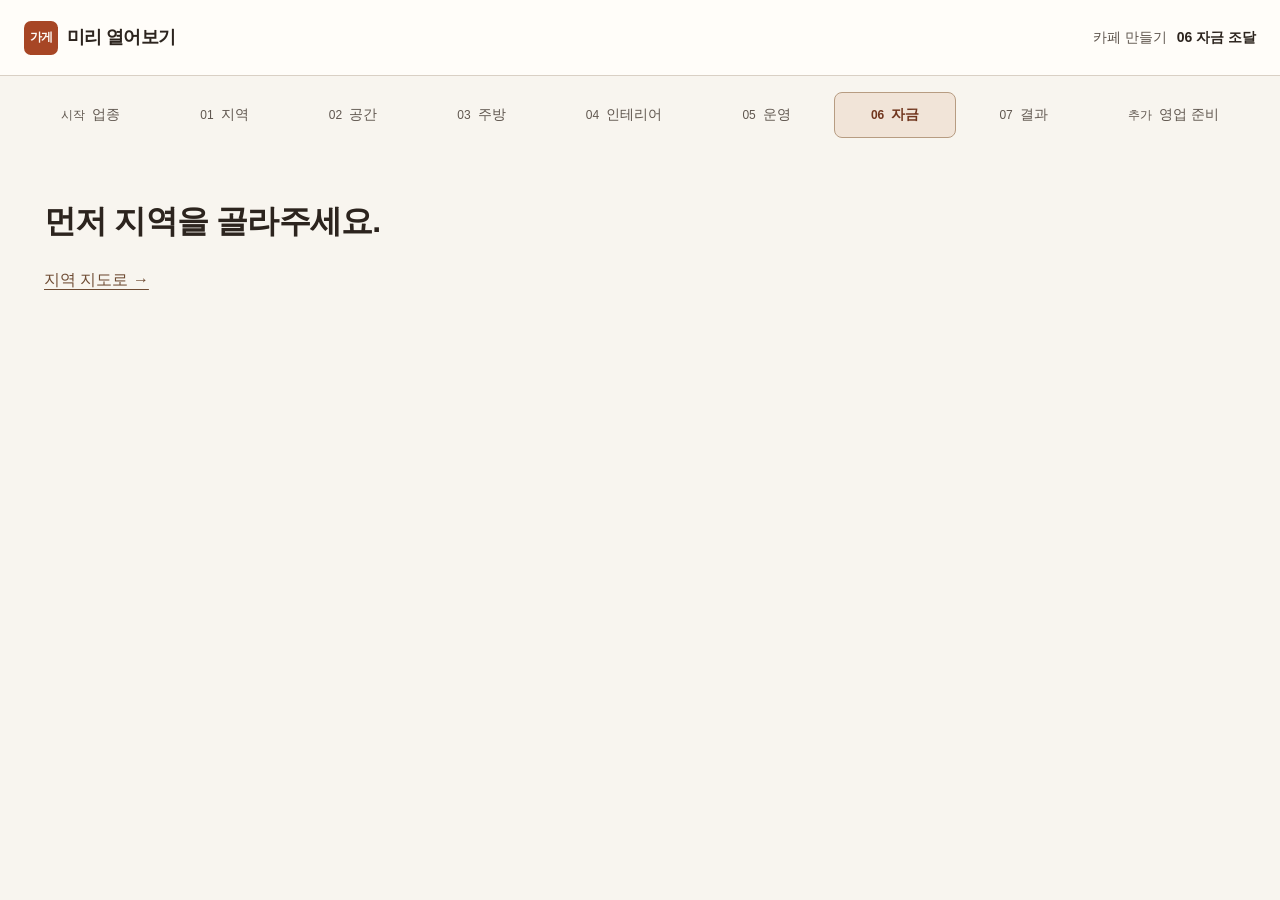
<file: funding.html>
<!doctype html><html lang="ko"><head><meta charset="utf-8"><meta name="viewport" content="width=device-width,initial-scale=1"><title>자금 조달 — 가게 미리 열어보기</title><link rel="stylesheet" href="map.css"><link rel="stylesheet" href="funding.css"><link rel="stylesheet" href="startup-budget.css"><link rel="stylesheet" href="readability.css"></head>
<body class="readable-ui ui-page-funding"><a class="skip" href="#funding-form">자금 입력으로 건너뛰기</a><header class="map-header"><a class="brand" href="index.html"><span class="brand-mark" aria-hidden="true">가게</span>미리 열어보기</a><nav aria-label="현재 단계"><span>카페 만들기</span><strong>06 자금 조달</strong></nav></header>
<main class="fund-main"><div id="load-message" role="status">앞 단계의 비용을 모으고 있어요.</div><div id="fund-content" hidden>
 <div class="intro"><div><p class="eyebrow">06 / 시작할 돈을 준비해 볼까요</p><h1>내 가게를 여는 데,<br>얼마가 필요할까요?</h1><p class="muted">지금까지 고른 공간과 가게 구성에, 자금 계획을 더해보세요.</p></div><div class="context"><strong id="district-name"></strong><p id="source-summary"></p><a id="operations-link" href="operations.html">← 운영·메뉴로 돌아가기</a></div></div>
 <div id="upstream-notice" class="notice" hidden><p id="upstream-message"></p><button type="button" id="refresh-sources">앞 단계 다시 불러오기</button><a id="fix-source" hidden>해당 단계 확인 →</a></div>
 <form id="funding-form" novalidate><div class="fund-grid"><div>
  <section class="panel"><div class="heading"><div><p class="eyebrow">01 STARTUP BUDGET</p><h2>앞에서 정한 비용</h2></div><span class="badge">저장한 계획 기준</span></div>
   <dl class="cost-list"><div><dt>보증금<small>처음 묶이는 돈 · 반환을 보장하지 않음</small></dt><dd id="cost-deposit">—</dd></div><div><dt>권리금</dt><dd id="cost-premium">—</dd></div><div><dt>주방 장비<small id="equipment-note"></small></dt><dd id="cost-equipment">—</dd></div><div><dt>인테리어 공사<small>객석 면적 × 선택한 평당 비용</small></dt><dd id="cost-construction">—</dd></div><div><dt>가구·조명 등 구매비</dt><dd id="cost-furniture">—</dd></div><div><dt>인테리어 예비비<small>앞 단계에서 정한 예비비 · 한 번만 합산</small></dt><dd id="cost-reserve">—</dd></div></dl>
   <p id="pricing-note" class="help"></p><div class="edit-links"><a id="space-link" href="space.html">공간 비용 수정 ↗</a><a id="kitchen-link" href="kitchen.html">장비 가격 수정 ↗</a><a id="interior-link" href="interior.html">인테리어 수정 ↗</a></div>
   <label>선택한 예시의 총 개업 지출 (만원 · 비우면 항목 합산)<input id="startupTotal" type="number" min="0" max="10000000" step=".0001"><small id="startupTotal-error" class="error"></small></label><p class="help">직접 지정한 총액은 보증금·세금·소모품·기타 개업비를 포함하며 운영·미사용 공사 예비비는 제외합니다. 아래 항목별 금액은 그대로 보존합니다.</p><div id="missing-panel" class="inset" hidden><strong>가격을 정하지 않은 장비가 있어요</strong><p id="missing-description" class="help"></p><label>미입력 장비만의 합계 예산 (만원)<input id="missingBudget" type="number" min="0" max="10000000" step=".0001" placeholder="선택: 직접 가정한 예산" aria-describedby="missingBudget-error"><small id="missingBudget-error" class="error"></small></label><p class="help">이미 가격을 넣은 장비는 제외하세요. 빈칸은 금액 미확정, 0은 추가 비용 없음으로 직접 가정한 값입니다. 여기서 넣은 예산은 장비별 실제 가격으로 저장되지 않습니다.</p></div>
  </section>
  <section class="panel"><p class="eyebrow">INITIAL SUPPLIES</p><h2>처음 준비하는 소모품 구매비</h2><output id="supplies-initial" class="hero-amount">—</output><p id="supplies-initial-note" class="help"></p><a id="supplies-link" href="live.html" hidden>소모품 재고·가격 수정 ↗</a><p class="help">이 금액은 개업 때 한 번만 필요한 자금에 더합니다. 기타 개업비에는 같은 소모품을 다시 넣지 마세요. 매달 쓰는 원가와 추가 구매 지출은 결과 화면에서 별도로 계산합니다.</p><p class="help">아직 준비 계획이 없으면 자금 초안을 저장하고 결과 화면의 ‘소모품·직원 준비 확인’에서 입력한 뒤 돌아오세요. 미정 단가를 0원으로 확정하지 않습니다.</p></section>
  <section class="panel"><div class="heading"><div><p class="eyebrow">02 TAX & BUFFER</p><h2>부가세와 추가 예산</h2></div></div><p class="help">견적의 부가세 포함 여부를 정해 주세요. ‘별도 10% 가정’은 해당 항목에 10%를 더합니다. 사업자의 실제 납부세액을 계산한 값은 아닙니다.</p>
   <div class="tax-fields"><label>권리금<select id="premiumVat" aria-describedby="premiumVat-error"><option value="unknown">미확인 · 추가 세액 미반영</option><option value="extra">부가세 별도 10% 가정</option><option value="final">입력액이 최종 지출액</option></select><small id="premiumVat-error" class="error"></small></label><label>주방 장비 (가정 예산 포함)<select id="equipmentVat" aria-describedby="equipmentVat-error"><option value="unknown">미확인 · 추가 세액 미반영</option><option value="extra">부가세 별도 10% 가정</option><option value="final">입력액이 최종 지출액</option></select><small id="equipmentVat-error" class="error"></small></label><label>인테리어 공사 + 가구<select id="interiorVat" aria-describedby="interiorVat-error"><option value="extra">부가세 별도 10% 가정</option><option value="final">입력액이 최종 지출액</option><option value="unknown">미확인 · 추가 세액 미반영</option></select><small id="interiorVat-error" class="error"></small></label></div>
   <p class="help">새 계획은 부가세 미확인 상품에 대한 예산 여유로 10% 추가 가정부터 시작합니다. 조사 가격이 부가세 별도라는 뜻은 아니며, 실제 거래에 맞게 수정하세요. 기존 선택은 보존합니다. 보증금과 예비자금에는 일괄 10%를 붙이지 않습니다. 권리금은 거래 방식에 따라 처리가 달라지므로 견적·계약 기준으로 선택하세요.</p>
   <div class="field-grid"><label>기타 개업비 (소모품 제외·만원)<input id="extra" type="number" min="0" max="10000000" step=".0001" aria-describedby="extra-error"><small id="extra-error" class="error"></small></label><label>운영 예비자금 (만원)<input id="working" type="number" min="0" max="10000000" step=".0001" aria-describedby="working-error"><small id="working-error" class="error"></small></label></div><p class="help">두 항목은 부가세까지 고려한 최종 현금 예산을 직접 입력합니다. 식기·소도구는 주방에서 합산합니다. 기타 개업비에는 빠진 주방 공사·철거·냉난방·추가 전기·배관·운반·중개 비용 등을 넣을 수 있어요. 이미 포함된 공사·가구·예비비는 중복해서 넣지 마세요.</p>
   <details id="opening-checklist" class="opening-checklist"><summary>빠지기 쉬운 개업비 확인 <span id="opening-count"></span></summary><p class="help">각 금액은 수정 가능한 예산 예시이며 조사 견적이 아닙니다. 기존 금액은 자동 변경하지 않습니다. ‘추가 지출’만 합계에 더합니다. ‘기타 개업비에 포함’은 위 기타 개업비 안에서 확인한 몫입니다. 공사·장비에 이미 포함된 항목은 ‘별도 지출 없음’을 선택하세요.</p><div id="opening-items"></div><p id="openingItems-error" class="error" role="status"></p><p class="help">첫 원재료 재고는 금액 기준으로 먼저 사용하여 매월 구매비에서 중복 차감하지 않습니다. 신선 재료의 유통기한·폐기는 별도 가정입니다. 직접 총 개업 지출을 입력했다면 추가 항목도 그 총액 안에 포함된 것으로 계산합니다.</p></details>
   <details class="sources"><summary>공식 세금 기준과 이번 계산 범위</summary><table><caption>국세청 안내 · 확인일 2026-11-17</caption><thead><tr><th scope="col">공식 기준</th><th scope="col">화면에서 적용하는 방법</th></tr></thead><tbody><tr><th scope="row">일반과세자 기본세율 10%</th><td>‘별도 10% 가정’을 고른 비용에만 추가</td></tr><tr><th scope="row">납부세액 = 매출세액 − 매입세액</th><td>매입세액 공제·환급 여부는 판정하지 않음. 환급액을 초기 자금에서 빼지 않음</td></tr><tr><th scope="row">일반·간이과세 계산 방식이 다름</th><td>이 화면에서 사업자 과세유형이나 실제 납부세액을 자동 결정하지 않음</td></tr></tbody></table><a href="https://www.nts.go.kr/nts/cm/cntnts/cntntsView.do?cntntsId=7693" target="_blank" rel="noopener">국세청 · 부가가치세 안내 원문 ↗</a><p>종합소득세·지방소득세는 수입·필요경비·공제와 사업자 조건 등을 정한 뒤 별도로 계산해야 합니다. 현재는 이 세금, 원천세, 4대 보험료를 합산하지 않습니다. 창업 지출 전체를 당기 세무상 비용으로 처리하지 않습니다.</p></details>
  </section>
  <section class="panel"><div class="heading"><div><p class="eyebrow">03 YOUR FUNDING</p><h2>돈을 어떻게 마련할까요?</h2></div></div><div class="field-grid"><label>자기자금 (만원)<input id="own" type="number" min="0" max="10000000" step=".0001" aria-describedby="own-error"><small id="own-error" class="error"></small></label><label>대출금 (만원)<input id="loan" type="number" min="0" max="10000000" step=".0001" aria-describedby="loan-error"><small id="loan-error" class="error"></small></label><label>대출 연 금리 (%)<input id="rate" type="number" min="0" max="100" step=".01" aria-describedby="rate-error"><small id="rate-error" class="error"></small></label><label>상환기간 (개월)<input id="months" type="number" min="1" max="600" step="1" aria-describedby="months-error"><small id="months-error" class="error"></small></label></div><label class="method-label">상환 방식<select id="method" aria-describedby="method-error"><option value="annuity">원리금균등 · 매달 원금+이자를 일정하게</option><option value="principal">원금균등 · 원금은 일정, 이자는 점차 감소</option></select><small id="method-error" class="error"></small></label><p class="help">시작값 연 4.5%·36개월은 비교용 가정이며 실제 대출 상품 금리가 아닙니다. 고정금리·매월 상환·거치기간 없음으로 계산합니다. 대출 실행 가능 여부는 판단하지 않습니다. 수수료·보증료·중도상환 비용은 별도입니다.</p><div class="inline-result"><div><span id="inline-payment-label">매달 갚을 돈</span><output id="inline-payment">—</output></div><div><span id="inline-gap-label">부족한 자금</span><output id="inline-gap">—</output></div></div></section>
 </div><aside class="fund-side"><section class="panel live-summary"><p class="eyebrow">MY CAFÉ / FUNDING PLAN</p><h2 id="total-label">계획상 필요한 자금</h2><output id="total" class="hero-amount">—</output><p id="budget-state" class="help"></p><dl id="funding-split" class="summary-lines"></dl><details><summary>추정값·비용 포함 범위 확인</summary><ul id="budget-notes" class="budget-notes"></ul></details>
  <dl class="summary-lines"><div><dt>앞 단계 비용 + 장비 가정</dt><dd id="base-total">—</dd></div><div><dt>처음 소모품 구매비</dt><dd id="supplies-budget-total">—</dd></div><div><dt>추가 부가세 예산</dt><dd id="vat-total">—</dd></div><div><dt>기타·추가 개업비 + 운영 예비자금</dt><dd id="buffer-total">—</dd></div></dl><hr><div class="fund-bar" aria-hidden="true"><i id="own-bar"></i><i id="loan-bar"></i><i id="gap-bar"></i></div><div class="legend"><span><i class="own-dot"></i>자기자금</span><span><i class="loan-dot"></i>대출</span><span><i class="gap-dot"></i>부족</span></div><dl class="summary-lines"><div><dt>자기자금 + 대출금</dt><dd id="available">—</dd></div><div class="gap-line"><dt id="gap-label">부족한 자금</dt><dd id="gap">—</dd></div><div id="surplus-row" hidden><dt>계획보다 더 마련한 금액</dt><dd id="surplus">—</dd></div></dl>
  <div class="payment-card"><h3 id="payment-label">매달 갚을 돈</h3><output id="payment">—</output><p id="payment-detail"></p></div><dl class="summary-lines"><div><dt>대출기간 전체 이자</dt><dd id="total-interest">—</dd></div><div><dt>원금 + 전체 이자</dt><dd id="total-repayment">—</dd></div><div><dt>앞에서 정한 월세</dt><dd id="monthly-rent">—</dd></div></dl><p class="help">월세는 매월 운영 지출로 따로 표시합니다. 위 초기 자금과 대출 상환액에는 월세·인건비·재료비를 자동으로 더하지 않습니다.</p></section>
 <section class="panel"><h2>월별 상환 내역</h2><p class="help">표시는 원 단위 반올림입니다. 실제 금융기관의 일수 계산·반올림 규칙에 따라 달라질 수 있어요.</p><details id="schedule-details"><summary>원금·이자·잔액 펼치기</summary><div class="table-scroll" tabindex="0" role="region" aria-label="월별 대출 상환표"><table class="schedule-table"><thead><tr><th scope="col">회차</th><th scope="col">원금</th><th scope="col">이자</th><th scope="col">상환액</th><th scope="col">남은 원금</th></tr></thead><tbody id="repayments"></tbody></table></div></details></section></aside></div>
 <div class="save-bar"><button id="save-funding" type="submit">자금 계획 저장</button><button id="next-results" class="primary" type="submit">저장하고 최종 결과 보기 →</button><p id="save-status" role="status">현재 브라우저에 구별로 저장합니다.</p></div></form>
</div></main><noscript>자금 계산에는 JavaScript가 필요합니다.</noscript><script src="js/cost-reference.js"></script><script src="js/price-model.js"></script><script src="js/kitchen-model.js"></script><script src="js/interior-model.js"></script><script src="js/operations-model.js"></script><script src="js/live-model.js?v=cafe-plan-2"></script><script src="js/supplies-finance.js?v=cafe-plan-2"></script><script src="js/funding-model.js"></script><script src="js/results-model.js?v=cafe-plan-2"></script><script src="js/plan-link.js?v=cafe-plan-2"></script><script src="js/startup-budget.js?v=cafe-plan-2"></script><script src="js/district-model.js"></script><script src="js/funding.js?v=cafe-plan-2"></script><script src="js/readability.js"></script></body></html>
</file>
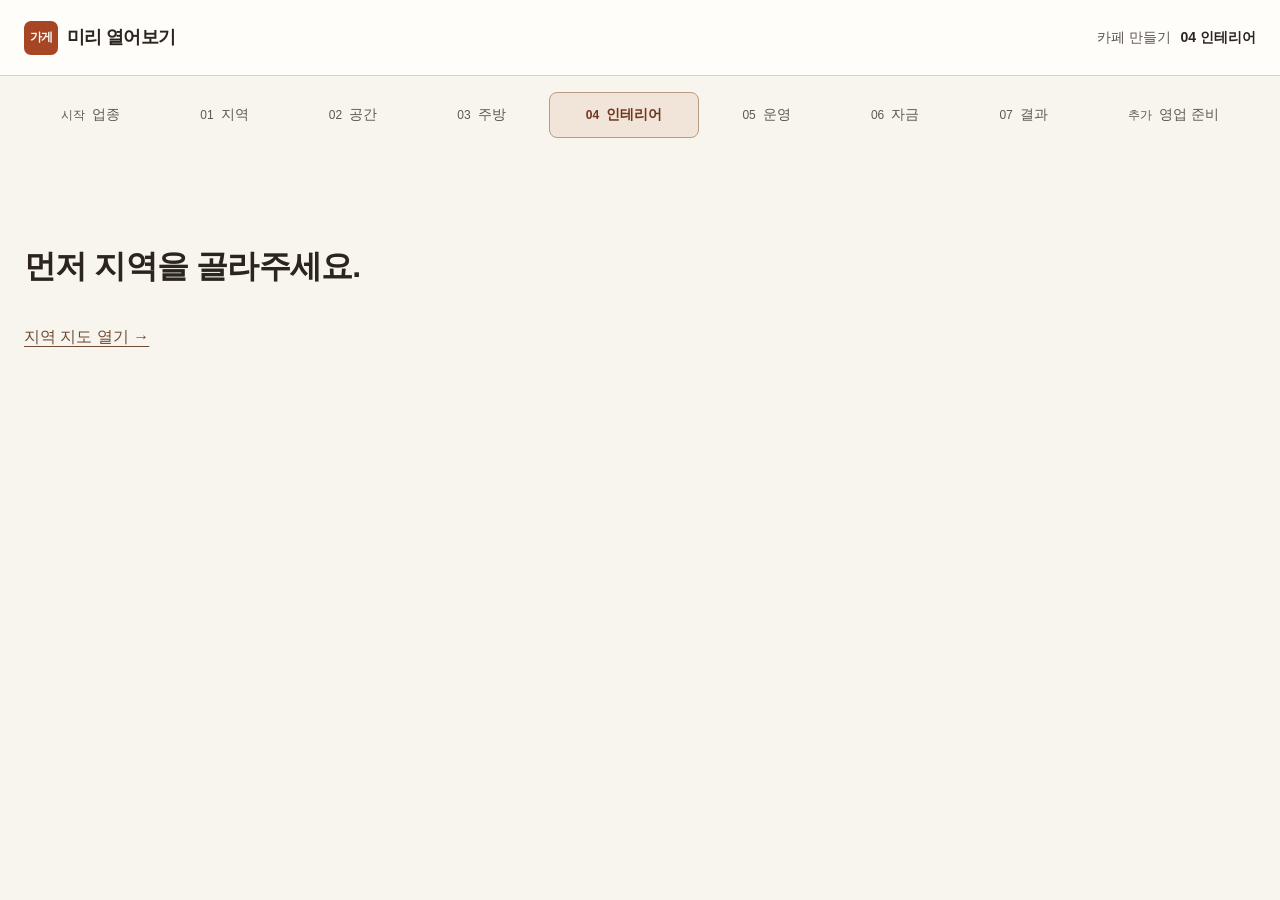
<file: interior.html>
<!doctype html>
<html lang="ko"><head><meta charset="utf-8"><meta name="viewport" content="width=device-width,initial-scale=1"><title>인테리어·좌석 배치 — 가게 미리 열어보기</title><link rel="stylesheet" href="map.css"><link rel="stylesheet" href="interior.css"><link rel="stylesheet" href="startup-budget.css"><link rel="stylesheet" href="readability.css"></head>
<body class="readable-ui ui-page-interior interior-page"><a class="skip" href="#catalog">가구 선택으로 건너뛰기</a>
<header class="map-header"><a class="brand" href="index.html"><span class="brand-mark" aria-hidden="true">가게</span>미리 열어보기</a><nav aria-label="현재 단계"><span>카페 만들기</span><strong>04 인테리어</strong></nav></header>
<main class="studio"><div id="loading" role="status">저장한 공간 조건을 가져오고 있어요.</div><div id="studio-content" hidden>
 <div class="studio-intro"><div><p class="eyebrow">04 / 내 카페를 채우는 시간</p><h1>어떤 자리에 앉고 싶나요?</h1><p>창가의 작은 자리부터, 사람들이 모이는 테이블까지.</p></div><div class="context-pill"><strong id="region"></strong><span id="space-size"></span><a id="space-link" href="space.html">공간 조건 확인 ↗</a></div></div>
 <p id="restored-note" class="notice" hidden></p>
 <div class="studio-grid">
  <aside id="palette-panel" class="palette panel"><div class="panel-head"><p class="eyebrow">01 FINISH</p><h2>공간의 분위기</h2></div><div id="levels" class="levels" role="group" aria-label="인테리어 수준"></div><p class="help">객석 구역의 바닥·벽·천장 마감 예산입니다. 실제 견적이 아닌 모의 단가예요.</p>
   <div class="panel-head catalog-heading"><p class="eyebrow">02 OBJECTS</p><h2>하나씩 놓아보기</h2><p class="help">+ 버튼으로 추가한 뒤 평면도에서 옮겨보세요.</p></div><div id="catalog" class="catalog"></div><p class="help">테이블에 의자는 포함되지 않아요. 창가 1인석만 선반과 의자가 한 묶음입니다.</p>
  </aside>
  <section class="workbench panel" aria-labelledby="plan-title"><div class="plan-heading"><div><p class="eyebrow">MY LITTLE CAFÉ</p><h2 id="plan-title">나의 카페 평면도</h2></div><button id="undo" type="button" disabled>되돌리기</button></div>
   <div class="plan-stats"><span>계획 좌석 <strong id="seat-count">0석</strong></span><span>객석 구역 <strong id="guest-area">—</strong></span><span>물건 <strong id="item-count">0개</strong></span></div><nav class="mobile-jumps" aria-label="배치 화면 바로가기"><a href="#palette-panel">가구·마감 고르기 ↓</a><a href="#budget-panel">비용 보기 ↓</a></nav>
   <div class="area-play"><label for="experiment-area">남은 객석 면적 비교 (평)</label><div class="area-controls"><input id="experiment-area" type="number" min="2" max="100" step=".1"><button id="resize-area">크기 적용</button><button id="restore-area">앞 단계 면적</button></div><p id="area-note" class="help"></p><p id="area-error" class="error" role="status"></p></div>
   <div class="plan-surround"><div id="room-width" class="dimension"></div><p class="grid-hint">한 칸 0.5m × 0.5m · 좌우·위아래로 스크롤해 보세요.</p><div class="plan-viewport" tabindex="0" aria-label="평면도 스크롤 영역"><div id="room" class="room" aria-label="가상 카페 평면도"><div class="floor-grid" aria-hidden="true"></div><div id="kitchen-zone" class="kitchen-zone"><span>주방·작업대 예약 구역</span><small id="kitchen-label"></small></div><div id="window-line" class="window-line" aria-hidden="true"></div><div id="entrance" class="entrance">출입 공간</div><div id="objects"></div></div></div><div class="plan-legend"><span><i class="window-key"></i>왼쪽은 가상의 창가</span><span><i class="light-key"></i>점선은 천장 조명</span></div><p id="grid-count" class="help"></p></div>
   <p id="action-status" class="action-status" role="status" aria-live="polite">가구를 추가해 첫 자리를 만들어 보세요.</p>
   <div class="selection-tools"><label for="selected-item">배치한 물건 선택</label><select id="selected-item"><option value="">아직 배치한 물건이 없어요</option></select><div class="move-tools" role="group" aria-label="선택한 물건 조작"><button data-move="left" aria-label="왼쪽으로 10cm 이동">←</button><button data-move="up" aria-label="위로 10cm 이동">↑</button><button data-move="down" aria-label="아래로 10cm 이동">↓</button><button data-move="right" aria-label="오른쪽으로 10cm 이동">→</button><button id="rotate">90° 회전</button><button id="remove">삭제</button></div><p class="help">드래그하거나 이동 버튼을 눌러 배치하세요. 선택한 물건에서 방향키·R·Delete도 사용할 수 있어요.</p></div>
   <section class="starter-card"><h3>이 크기라면, 이렇게 시작해 보세요</h3><p id="suggestion" class="help"></p><button id="starter">규모에 맞는 시작 배치</button><p class="help">현재 배치를 바꾸며 ‘되돌리기’로 복원할 수 있어요. 빈 칸은 이동·대기 공간으로 남겨도 됩니다.</p></section>
   <details class="room-settings"><summary>가상 공간 모양·주방 구역 조정</summary><p class="help">실제 도면이 없어 직사각형으로 시작해요. 전체 면적은 유지하며 가로 길이를 바꾸면 세로가 바뀝니다. 3페이지의 주방 면적을 먼저 제외합니다. 미연결 미리보기에서만 임시 주방 면적을 바꿀 수 있어요.</p><div class="field-pair"><label>가로 길이 (m)<input id="room-width-input" type="number" step=".1" min="1" max="100"></label><label>주방 예약 면적 (㎡)<input id="kitchen-area-input" type="number" step=".1" min="0"></label></div><button id="apply-room">공간 모양 적용</button><p id="room-error" class="error" role="status"></p><p id="kitchen-origin" class="help"></p></details>
   <details class="research-notes"><summary>구성 요소·수량을 정한 근거</summary><p>카페 가구 공급사의 구성 사례에서 테이블·의자·바 좌석·조명·수납·식물 항목을 참고했습니다. 반납대는 셀프 서비스 운영을 위한 선택 항목입니다. 모든 카페에 같은 개수가 필요한 것은 아닙니다.</p><p>해외 가구업체의 공간 가이드는 서비스 방식별로 다른 좌석 밀도를 제시합니다. 이 화면은 별도의 여유 있는 시작 가정으로 <strong>주방을 제외한 면적 2.5㎡당 1석(시작 목표 최대 60석)</strong>을 사용합니다. 한국의 공식 기준·실측 통계가 아닙니다.</p><p>창가 좌석은 제안 좌석의 약 20%(최대 6석), 나머지는 2인 테이블과 의자로 시작합니다. 객석 12㎡ 이상에서 수납장·셀프대 각 1개, 20㎡당 화분 1개를 제안합니다. 배치되지 않는 물건은 억지로 넣지 않습니다. 조명은 테이블당 장식 조명 1개로, 실제 밝기·필요 조명 수는 계산하지 않습니다. 가구 치수도 단순화한 모의 치수입니다.</p><a href="https://www.ikea.com/kr/en/ikea-business/restaurant-cafe-furnishings/" target="_blank" rel="noopener">IKEA 카페·레스토랑 구성 사례 ↗</a><br><a href="https://www.restaurantfurniture.net/restaurant-design" target="_blank" rel="noopener">Restaurant Furniture 공간 구성 가이드 ↗</a><p>확인일 2026-11-17 · 위 자료는 국내 공식 통계가 아닌 공급사 참고 자료입니다. 화면의 가격·수량 가정은 이 업체의 견적이 아닙니다.</p></details>
   <p class="plan-limit">배치 연습용 평면도입니다. 겹침·주방·출입 구역은 확인하지만 실제 통로 폭, 시공 조건, 법정 수용 인원은 검증하지 않습니다.</p>
  </section>
  <aside id="budget-panel" class="budget panel" aria-labelledby="budget-title"><p class="eyebrow">LIVE BUDGET</p><h2 id="budget-title">꾸미는 데 필요한 돈</h2><span class="assumption-tag">가정 기반 모의 비용</span><div class="grand-total"><output id="total">0</output><span>만원</span></div><p class="help">주방·카페 장비, 보증금·권리금, 부가세는 별도입니다.</p><dl class="cost-lines"><div><dt>객석 마감 공사</dt><dd id="construction-cost">—</dd></div><div><dt>가구·조명·화분</dt><dd id="furniture-cost">—</dd></div><div><dt>예비비 <span id="reserve-percent">10</span>%</dt><dd id="reserve-cost">—</dd></div></dl>
   <details open class="breakdown"><summary>내가 고른 물건</summary><div id="item-breakdown"></div></details>
   <details class="price-settings"><summary>모의 단가 직접 수정</summary><p class="help">아래 값은 제품에서 정한 예산 가정이며 공식 통계나 실제 상품 가격이 아닙니다. 견적을 받았다면 해당 값으로 바꿔보세요. 가구 단가는 구매비만 포함합니다.</p><label>객석 마감 단가 (만원/평)<input id="construction-rate" type="number" min="0" max="10000" step="any"></label><div id="price-inputs"></div><label>예비비 (%)<input id="contingency" type="number" min="0" max="100" step="any" value="10"></label><p id="price-error" class="error" role="status"></p><p class="help">공사비 = 객석 면적 ÷ 3.3058 × 마감 단가. 예비비는 공사비와 물건 구매비 합계에 적용합니다. 철거·냉난방·전기 증설·배관·배송·가구 조립·조명 설치비는 별도이며 예비비가 이 비용을 충당한다는 뜻은 아닙니다.</p></details>
   <section id="service-choice" hidden aria-labelledby="service-heading"><h3 id="service-heading">좌석이 없는 가게예요. 어떻게 운영할까요?</h3><p>포장 전용을 선택하면 매장 이용 비율이 0%로 계산돼요.</p><label><input type="checkbox" id="takeout-only"> 포장 전용으로 운영</label> <button type="button" id="choose-seats">좌석 배치하기</button></section>
   <button id="save-layout" class="primary">배치와 예산 저장</button><button id="next-operations" class="primary" type="button">저장하고 5페이지 운영·메뉴로 →</button><p id="save-status" class="help" role="status">현재 브라우저에 구별로 저장합니다.</p>
  </aside>
 </div>
</div></main><noscript>배치와 비용 계산에는 JavaScript가 필요합니다.</noscript><script src="js/cost-reference.js"></script><script src="js/price-model.js"></script><script src="js/kitchen-model.js"></script><script src="js/interior-model.js"></script><script src="js/operations-model.js"></script><script src="js/live-model.js?v=cafe-plan-2"></script><script src="js/supplies-finance.js?v=cafe-plan-2"></script><script src="js/funding-model.js"></script><script src="js/results-model.js?v=cafe-plan-2"></script><script src="js/plan-link.js?v=cafe-plan-2"></script><script src="js/startup-budget.js?v=cafe-plan-2"></script><script src="js/interior.js?v=cafe-plan-2"></script><script src="js/readability.js"></script></body></html>
</file>
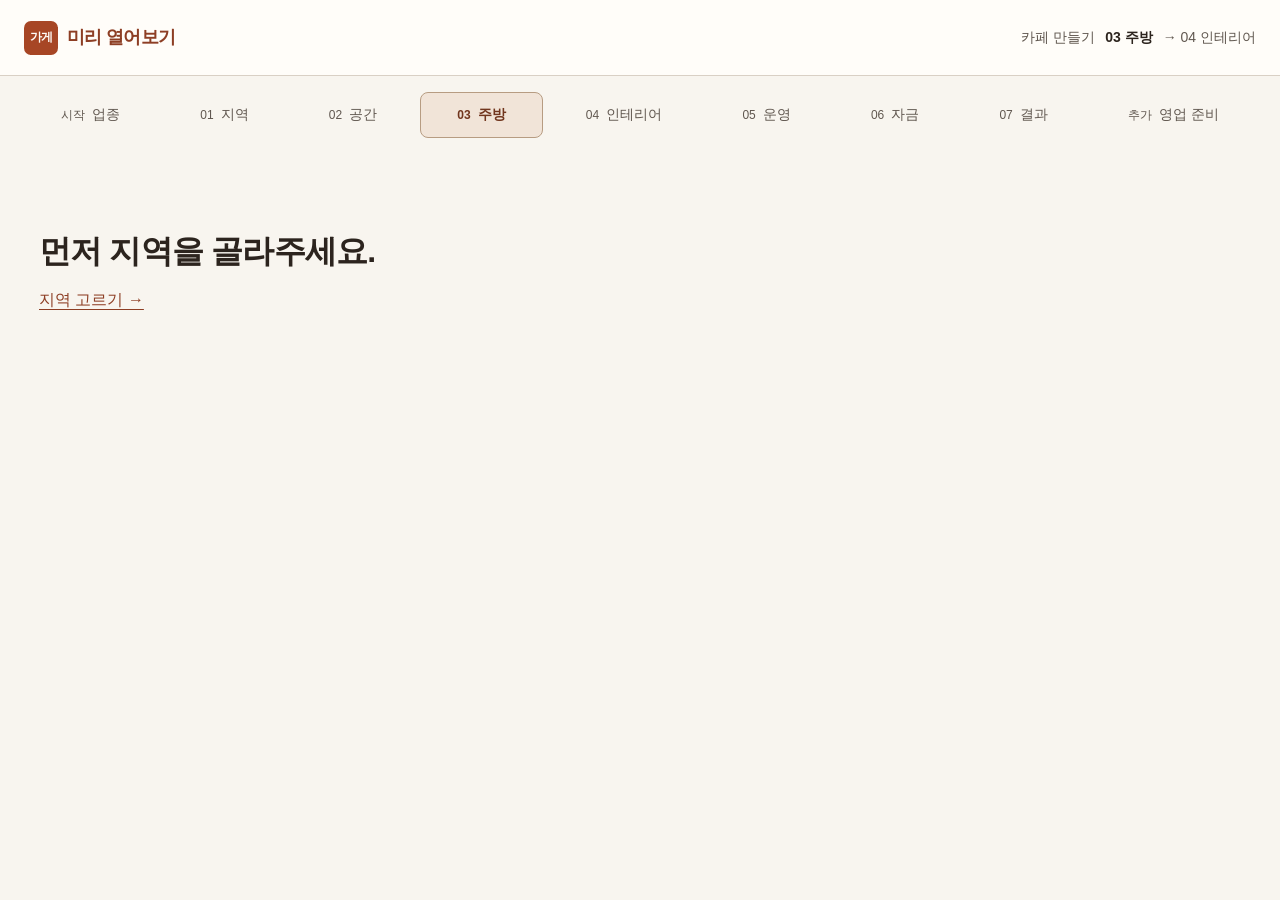
<file: kitchen.html>
<!doctype html>
<html lang="ko"><head><meta charset="utf-8"><meta name="viewport" content="width=device-width,initial-scale=1"><title>주방 채우기 — 가게 미리 열어보기</title><link rel="stylesheet" href="map.css"><link rel="stylesheet" href="kitchen.css"><link rel="stylesheet" href="startup-budget.css"><link rel="stylesheet" href="readability.css"></head>
<body class="readable-ui ui-page-kitchen kitchen-page"><a class="skip" href="#plan-title">주방 평면도로 건너뛰기</a>
<header class="map-header"><a class="brand" href="index.html"><span class="brand-mark" aria-hidden="true">가게</span>미리 열어보기</a><nav aria-label="현재 단계"><span>카페 만들기</span><strong>03 주방</strong><span>→ 04 인테리어</span></nav></header>
<main class="kitchen-main"><div id="loading" role="status">저장한 매장 면적을 가져오는 중이에요.</div><div id="app" hidden>
 <section class="intro"><div><p class="eyebrow">03 / 커피가 만들어지는 곳</p><h1>내 카페의 주방을 채워볼까요?</h1><p>작업대를 놓고, 머신을 올리고. 하나씩 준비하는 나만의 카페.</p></div><div class="context"><strong id="region"></strong><span id="total-area"></span><a id="back-space" href="space.html">공간 조건 확인 ↗</a></div></section>
 <p id="notice" class="notice" hidden role="status"></p>
 <section class="area-panel panel" aria-labelledby="area-title"><div><p class="eyebrow">SPACE</p><h2 id="area-title">주방은 얼마나 쓸까요?</h2><p class="help">매장 크기·메뉴·장비·작업 인원으로 추천해요. 추천값으로 시작하고 자유롭게 조절하세요.</p></div><div class="area-fields"><label>동시 작업 인원 (명)<input id="workers" type="number" min="1" max="6" step="1" value="1" aria-describedby="worker-error"></label><label>주방 면적 (평)<input id="kitchen-pyeong" type="number" min="0.1" step=".1"></label><label>매장 가로 (m)<input id="room-width" type="number" min="1" max="100" step=".1"></label><button id="apply-area">크기 적용</button></div><div class="area-slider"><label for="kitchen-ratio">주방 비율 <strong id="ratio-label"></strong></label><input id="kitchen-ratio" type="range" min="1" max="99" step="1"><span id="guest-area"></span></div><p id="area-error" class="error" role="status"></p><p id="worker-error" class="error" role="status"></p>
  <div class="recommendation" aria-label="주방 면적 추천"><div><p class="eyebrow">현재 조건의 추천 면적</p><div class="recommend-value"><strong id="recommended-area"></strong><span id="area-mode" class="assumption"></span></div><p id="recommended-sqm" class="help"></p><p id="recommend-summary" class="help"></p></div><div class="recommend-action"><button id="apply-recommendation" class="primary">추천 면적으로 되돌리기</button><p id="recommend-comparison" class="help" aria-live="polite"></p><p class="help">면적·통로만 적용하며 장비 배치는 유지합니다.</p></div><p id="recommend-warning" class="error" role="status"></p><details><summary>추천 이유와 계산 가정</summary><p id="recommend-breakdown"></p><p>현재 놓은 장비에 메뉴별 기본 장비를 보완하고, 기기 상판 면적과 1인당 준비 작업면 0.6×0.7m를 고려합니다. 장비 앞 문 여유를 포함해 매장 가로에 줄 단위로 배열한 뒤 통로를 더합니다. 통로는 1명 0.9m에서 인원당 0.2m씩 늘려 최대 1.6m로 가정합니다.</p><p>이는 단순화한 배치 계획 추천으로, 실제 카페의 최적 면적이나 법정 기준이 아닙니다. 현재 장비 위치를 유지하는 데 더 넓은 면적이 필요하면 그 값을 반영합니다. 추천값이 매장보다 크면 자동 적용하지 않습니다. 기존 저장 면적은 그대로 불러오며 버튼을 눌러 추천을 적용할 수 있어요.</p><div id="recommend-sources">설계 방향 참고: <a href="https://www.sprint-co.com/coffee-shop-kitchen-equipment-and-setup-solutions" target="_blank" rel="noopener noreferrer">SprintCo · 메뉴·장비·인원</a> · <a href="https://caterlink.com.au/resource-centre/small-cafe-kitchen-layout" target="_blank" rel="noopener noreferrer">Caterlink · 치수와 작업 동선</a>. 위 숫자는 이 시뮬레이터의 조절 가능한 가정입니다.</div></details></div></section>
 <div class="kitchen-grid">
  <aside class="palette panel"><p class="eyebrow">EQUIPMENT</p><h2>하나씩 들여놓기</h2><label class="sr-only" for="category">장비 분류</label><select id="category"><option value="all">모든 장비</option><option value="work">작업·세척</option><option value="coffee">커피 추출</option><option value="cold">얼음·보관</option><option value="menu">메뉴 확장</option></select><p class="help">상판 장비는 작업대를 먼저 놓아주세요.</p><div id="catalog"></div></aside>
  <section class="workbench panel" aria-labelledby="plan-title"><div class="plan-heading"><div><p class="eyebrow">MY LITTLE KITCHEN</p><h2 id="plan-title">나의 주방 평면도</h2></div><button id="undo" disabled>되돌리기</button></div><div class="plan-stats"><span>주방 <strong id="kitchen-size"></strong></span><span>장비 <strong id="equipment-count">0개</strong></span><span id="room-dimensions"></span></div>
   <div class="layout-recommendation"><div class="layout-heading"><strong>메뉴·인원에 맞는 배치</strong><span id="layout-mode" class="assumption"></span></div><div class="layout-quick-actions" role="group" aria-label="배치 형태와 설명"><button type="button" data-apply-kind="rows" aria-pressed="false">일자·여러 줄</button><button type="button" data-apply-kind="l" aria-pressed="false">ㄱ자</button><button type="button" data-apply-kind="facing" aria-pressed="false">대면형</button><button type="button" id="layout-explain" aria-haspopup="dialog">설명</button></div><details id="layout-help"><summary>어떻게 배치하나요?</summary><p id="layout-summary" class="help" aria-live="polite"></p><p id="layout-comparison" class="help"></p><div class="layout-table-wrap"><table class="layout-table"><caption>같은 메뉴·인원으로 필요한 주방 면적 비교</caption><thead><tr><th scope="col">배치 형태</th><th scope="col">주방 면적</th><th scope="col">결과</th></tr></thead><tbody id="layout-options"></tbody></table></div><div class="layout-actions"><button id="starter" class="primary">추천 배치 다시 적용</button><button id="layout-with-area">추천 면적과 배치 함께 적용</button></div><p class="help">현재 장비 종류·수량·규격·위치를 추천 구성으로 바꿉니다. 입력한 구매가와 식기 계획은 유지하고, ‘되돌리기’로 이전 배치를 복원할 수 있어요.</p><p class="help">커피 추출·세척·메뉴 준비를 묶고, 1명당 0.6×0.7m의 빈 준비 작업면을 따로 둡니다. 일자·여러 줄, ㄱ자, 대면형의 장비 분할과 방향을 비교합니다. 대면형은 가운데 통로를 공유하고 양쪽 문 열림 여유는 별도로 둡니다. ㄱ자는 안쪽 작업 통로가 객석으로 이어집니다. 작업대가 회전하면 위 기기도 함께 돌려 정면이 통로를 향하게 해요. 직접 옮겨도 표시된 연결 통로와 장비 정면 작업 공간은 확보해야 합니다. 인원이 늘어도 머신을 무조건 추가하지 않습니다. 각 형태의 제한된 후보 중 필요한 면적이 가장 작은 안을 추천합니다. 임의의 장비 순서·비정형 공간·배관 위치까지 탐색한 전역 최적값이나 실제 설치 도면은 아니에요.</p></details><p id="layout-review" class="error" role="status"></p></div>
   <div class="plan-viewport" tabindex="0" aria-label="주방 평면도 스크롤 영역"><div id="room" role="group" aria-label="장비 배치 평면도"><div id="kitchen-floor"></div><div id="aisle"><span>작업 통로</span></div><div id="guest-zone"><strong>다음은, 손님을 위한 공간</strong><span>4페이지에서 테이블과 의자를 놓아요</span></div><div id="layout-guides" aria-hidden="true"></div><div id="clearances" aria-hidden="true"></div><div id="objects"></div><div class="wall-line" aria-hidden="true"></div></div></div>
   <div class="legend"><span><i class="floor-key"></i>바닥 장비</span><span><i class="top-key"></i>작업대 위</span><span><i class="space-key"></i>문·작업 여유</span></div><p class="help">한 칸 0.5m · 가상 직사각형 공간 · 주방은 매장 위쪽에 배치됩니다.</p>
   <p id="action-status" class="action-status" role="status" aria-live="polite">추천 배치를 직접 옮겨보거나, 메뉴·인원을 바꿔보세요.</p>
   <label for="selected">배치한 장비 선택</label><select id="selected"><option value="">장비를 선택하세요</option></select><div class="move-tools" role="group" aria-label="선택 장비 조작"><button data-move="left" aria-label="왼쪽으로 5cm">←</button><button data-move="up" aria-label="위로 5cm">↑</button><button data-move="down" aria-label="아래로 5cm">↓</button><button data-move="right" aria-label="오른쪽으로 5cm">→</button><button id="rotate">90° 회전</button><button id="remove">삭제</button></div><details class="secondary-help"><summary>장비 이동·키보드 사용법</summary><p class="help">드래그·이동 버튼·방향키로 이동, R로 회전, Delete로 삭제. 작업대 이동 시 위 장비도 함께 움직여요.</p></details>
   <div id="inspector" hidden><h3 id="item-name"></h3><p id="item-note" class="help"></p><div class="item-fields"><label>폭 (cm)<input id="item-width" type="number" min="5" max="500" step=".1"></label><label>깊이 (cm)<input id="item-depth" type="number" min="5" max="500" step=".1"></label><label>개당 구매가 (만원)<input id="item-price" type="number" min="0" max="1000000" step=".1" placeholder="견적 입력"></label></div><button id="apply-item">장비 정보 적용</button><a id="item-source" target="_blank" rel="noopener">참고 제품·품목 ↗</a><p id="item-error" class="error" role="status"></p><p class="help">구매가는 같은 종류 전체에 적용됩니다. 작업대를 삭제하면 위에 놓인 장비도 함께 제거되며 되돌릴 수 있어요.</p></div>
   <details class="notes"><summary>치수·설치 조건과 통로 가정</summary><p>머신은 Linea PB 2그룹, 그라인더는 E65S의 외곽 치수를 참고했습니다. 다른 장비와 도구 묶음은 배치 연습용 치수이며 실제 모델의 치수로 바꿀 수 있어요. 장비를 축소해 넣기보다 실제 치수를 확인하세요.</p><label>작업 통로 폭 가정 (m)<input id="aisle-width" type="number" min=".3" max="2" step=".1"></label><button id="apply-aisle">통로 적용</button><p>인원에 따라 추천하는 통로 0.9~1.6m, 문·작업 여유 0.4~0.55m는 제품 가정입니다. 법정 기준·제조사 설치 인증이 아니에요. 추천 배치는 형태에 맞는 작업 통로와 객석으로 나가는 연결 통로를 확보합니다. 직접 옮기면 장비 정면과 통로 침범을 다시 검사합니다. 급배수, 전기 용량, 환기, 상판 하중은 실제 설치 전에 별도 확인해야 합니다.</p><p>테이블 냉장고 상판은 하중 조건이 미확인이라 장비 받침대로 사용하지 않습니다. 정수필터는 벽·하부장 부속으로 표현해 바닥 장비와 겹쳐 놓을 수 있어요.</p></details>
  </section>
  <aside class="summary panel"><p class="eyebrow">YOUR CAFÉ</p><h2>어떤 메뉴를 만들까요?</h2><p class="help">기본은 에스프레소 카페. 선택한 메뉴에 맞춰 필요한 기능을 확인해요.</p><div id="menus" class="menu-options"><label><input type="checkbox" data-menu="milk"> 우유 음료</label><label><input type="checkbox" data-menu="iced"> 얼음 자체 생산</label><label><input type="checkbox" data-menu="smoothie"> 냉동과일 스무디</label><label><input type="checkbox" data-menu="bake"> 매장에서 굽기</label><label><input type="checkbox" data-menu="drip"> 핸드드립</label><label><input type="checkbox" data-menu="dessert"> 디저트 진열</label></div><details class="secondary-help"><summary>메뉴 변경과 배치 안내</summary><p class="help">추천 배치 모드에서는 메뉴·인원을 바꾸면 장비 배치도 함께 바뀌어요. 직접 옮긴 뒤에는 추천 버튼을 눌러 다시 배치할 수 있습니다.</p></details><ul id="readiness" class="readiness"></ul><details class="secondary-help"><summary>메뉴 구성 확인 기준</summary><p class="help">기능을 갖춘 시나리오인지 확인하는 목록입니다. 판매 가능량이나 영업 적합성 판정은 아니에요.</p></details></aside>
 </div>
 <section class="stock-panel panel" aria-labelledby="stock-title"><div class="stock-heading"><div><p class="eyebrow">A LITTLE EXTRA</p><h2 id="stock-title">식기·여분 준비하기</h2><p>품목을 누르면 수량과 가격을 직접 바꿀 수 있어요.</p></div><span class="assumption">수정 가능한 구매 예시</span></div>
  <details class="stock-settings"><summary>추천 수량 기준 조정</summary><div class="stock-inputs"><label>계획 좌석 (석)<input id="stock-seats" type="number" min="0" max="500" step="1"></label><label>피크 주문 (건/시간)<input id="stock-peak" type="number" min="0" max="2000" step="1"></label><label>매장 이용 비율 (%)<input id="stock-dineIn" type="number" min="0" max="100" step="1"></label><label>회수·세척 시간 (분)<input id="stock-washMinutes" type="number" min="0" max="240" step="1"></label><label>여분 비율 (%)<input id="stock-reserve" type="number" min="0" max="200" step="1"></label></div></details><div class="stock-actions"><button id="apply-stock">수량 다시 계산</button><button id="use-seats">4페이지 저장 좌석 가져오기</button><span id="seat-origin" class="help">처음 20석·시간당 40건은 체험용 가정입니다.</span></div><p id="stock-error" class="error" role="status"></p>
  <div id="stock-rows" class="stock-rows"></div>
  <details class="notes"><summary>수량 계산 방식과 카페의 준비 예시</summary><p class="formula">사용 중 + 회수·세척 중 + 여분 − 보유 수량 → 포장 단위에 맞춰 구매</p><p>같은 규격으로 맞춰 쌓아 보관하고, 홀에서 사용 중인 식기와 회수·세척 중인 식기, 깨짐·분실에 대비한 예비분을 나눠 관리하는 방식으로 계획합니다. 메뉴·회수 속도·세척 설비가 다르면 필요한 수량도 달라져요.</p><p>사용 중 = 올림(계획 좌석 × 품목 이용률). 세척 중 = 올림(시간당 주문 × 매장 이용 비율 × 품목 이용률 × 회수·세척 분 ÷ 60). 여분 = 올림((사용 중 + 세척 중) × 여분 비율). 구매 예시는 부족 수량을 묶음 단위로 올림합니다.</p><p>품목 이용률은 뜨거운 컵 50%, 찬 잔 50%, 디저트 접시 30%, 티스푼 50%로 시작합니다. 매장 이용 손님과 주문의 구성비가 같고 모든 계획 좌석을 사용한다는 단순화입니다. 각 품목은 독립 계산하며 접시·스푼은 컵에 추가로 사용됩니다. 매장 이용이 없는 경우 계획 좌석도 0으로 설정하세요.</p><p>회수·세척 시간은 세척기 작동 시간뿐 아니라 수거·대기·건조 시간을 포함해 입력하세요. 여분 20%, 6개 묶음은 한국 카페 평균이나 권장 표준이 아닌 예시예요. 직접 구매 수량을 입력하면 다시 계산해도 그 값은 유지합니다.</p><div id="stock-sources"><p>전문 공급사의 기준 보유량 계획에서 피크 사용·세척 순환·예비분을 구분하는 방식을 참고했습니다. 이 화면의 산식과 수치는 제품에서 정한 체험 가정입니다. 초기 여분을 하나로 계산하며 실제 운영에서는 깨끗한 대기분과 장기 교체용 예비분을 나누어 관리할 수 있습니다.</p><a href="https://edenrestaurantsupply.com/pages/restaurant-tableware-quantity-guide" target="_blank" rel="noopener">Eden 식기 수량과 기준 보유량 가이드 ↗</a><br><a href="https://www.khiaragroup.com/blog/opening-a-cafe-in-the-uae-the-complete-crockery-checklist-with-quantities" target="_blank" rel="noopener">Khiara 카페 식기 구성 사례 ↗</a><br><a href="https://cerasupply.com/hotel-pre-opening-ceramic-tableware/" target="_blank" rel="noopener">Cerasupply 세척 회전·포장 단위 계산 사례 ↗</a><p>확인일 2026-11-17 · 해외 공급사 자료이며 한국 일반 카페 평균이 아닙니다. 호텔·식당의 배수를 카페에 그대로 적용하지 않았습니다.</p></div></details>
  <div class="smallwares"><h3>자주 쓰는 작은 도구 추천</h3><p class="help">필요한 도구를 눌러 수량·가격을 조정하세요.</p><details><summary>추천 수량과 묶음 비용 안내</summary><p class="help">바리스타 도구 묶음의 상세 준비 수량입니다. 아래 수량은 1개 작업 위치의 편집 가능한 예시입니다. 직접 입력한 도구 묶음 가격이 있으면 소도구 비용은 다시 더하지 않습니다.</p></details><div id="small-inputs" class="small-inputs"></div><details><summary>피처·행주 준비 예시</summary><p class="help">밀크피처 3개는 사용·세척·예비 각 1개를 생각한 예시입니다. 우유 종류를 나누면 추가할 수 있어요. 행주는 사용 용도를 구분하고 교체할 여분을 준비하는 방식으로 조절하세요.</p></details></div>
 </section>
<section class="equipment-budget-panel panel" aria-label="장비와 용품 구매비 합계"><p class="eyebrow">EQUIPMENT BUDGET</p><h2>입력한 장비 구매비</h2><p class="help">장비와 위에서 정한 식기·소도구를 한 번씩 합산합니다.</p><strong id="budget" class="budget-value">—</strong><dl id="budget-breakdown" class="budget-breakdown"></dl><p id="price-status" class="help"></p><p class="help">장비를 선택해 실제 견적을 입력하세요. 식기·소도구 구매비는 위 합계에 포함됩니다. 배송·설치·전기·배관 공사는 별도입니다.</p><div id="problems" class="error" role="status"></div><div class="kitchen-save-actions"><button id="save" class="primary">주방 계획 저장</button><button id="next">저장하고 4페이지로 →</button></div><p id="save-status" class="help" role="status">구별로 이 브라우저에 저장합니다.</p></section>
</div></main>
<dialog id="layout-preview" aria-labelledby="preview-title" aria-describedby="preview-note">
 <div class="preview-heading"><h2 id="preview-title">배치 평면도 비교</h2><button id="preview-close" aria-label="배치 비교 닫기">닫기</button></div>
 <p id="preview-context" class="help"></p>
 <div class="preview-tabs" role="group" aria-label="미리 볼 배치 형태"><button data-preview-kind="rows" aria-pressed="false">일자·여러 줄</button><button data-preview-kind="l" aria-pressed="false">ㄱ자</button><button data-preview-kind="facing" aria-pressed="false">대면형</button></div>
 <p id="preview-summary" role="status" class="preview-summary"></p>
 <p id="preview-layout-detail" class="help" hidden></p>
 <svg id="preview-plan" role="img" aria-label="선택한 배치 평면도" xmlns="http://www.w3.org/2000/svg"></svg>
 <p id="preview-error" class="error" role="status"></p>
 <details id="preview-legend"><summary>평면도 번호별 장비</summary><ol id="preview-equipment"></ol></details>
 <p id="preview-note" class="help">같은 축척으로 주방·객석·통로를 비교합니다. 미리보기는 현재 배치를 바꾸지 않아요. 적용하면 면적과 표준 장비 구성이 바뀌며, 직접 이동하거나 되돌릴 수 있습니다.</p>
 <div class="preview-actions"><button id="preview-cancel">현재 배치 유지</button><button id="preview-apply" class="primary">이 배치 적용</button></div>
</dialog>
<noscript>주방 배치에는 JavaScript가 필요합니다.</noscript><script src="js/cost-reference.js"></script><script src="js/price-model.js"></script><script src="js/kitchen-model.js"></script><script src="js/interior-model.js"></script><script src="js/operations-model.js"></script><script src="js/live-model.js?v=cafe-plan-2"></script><script src="js/supplies-finance.js?v=cafe-plan-2"></script><script src="js/funding-model.js"></script><script src="js/results-model.js?v=cafe-plan-2"></script><script src="js/plan-link.js?v=cafe-plan-2"></script><script src="js/startup-budget.js?v=cafe-plan-2"></script><script src="js/kitchen.js"></script><script src="js/readability.js"></script></body></html>
</file>
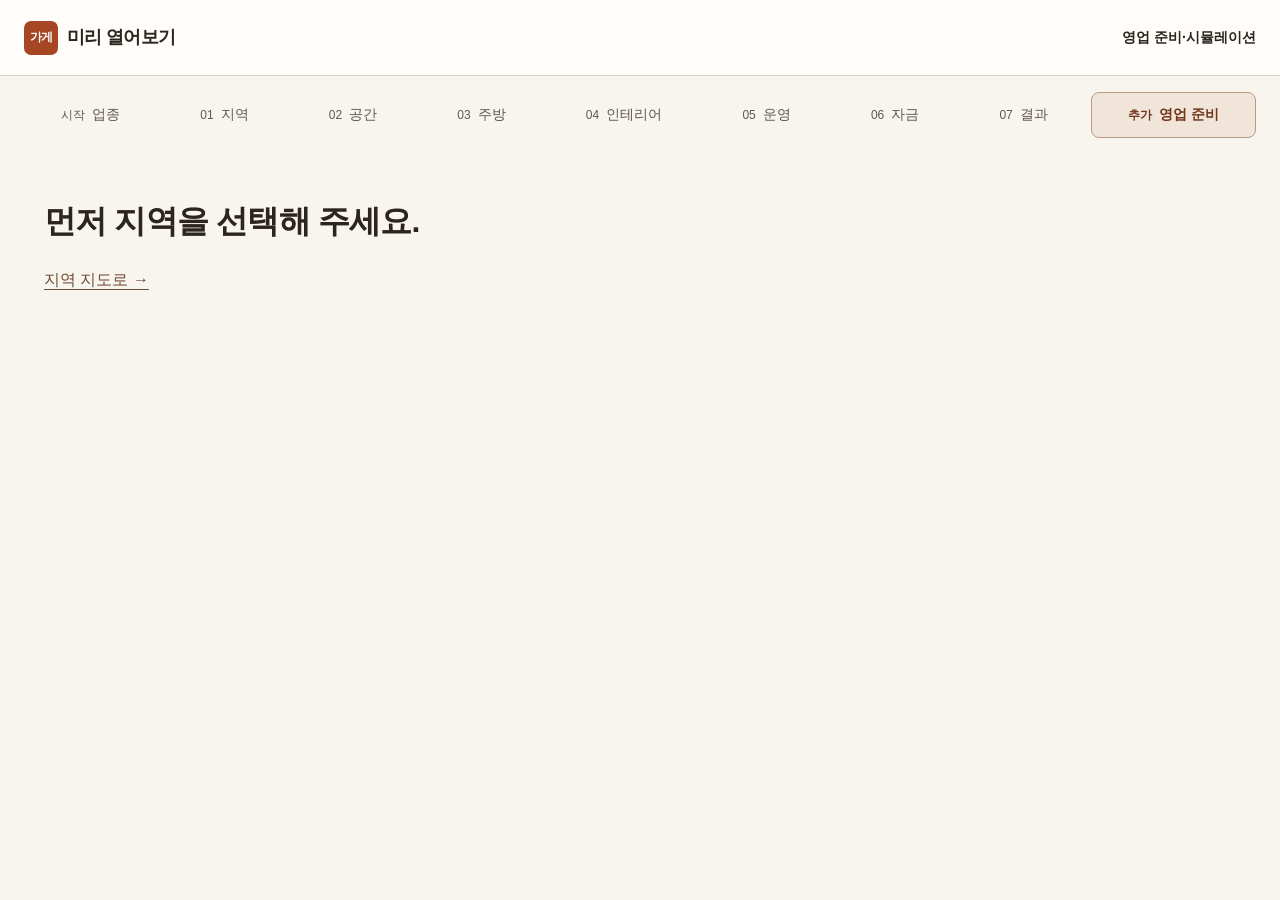
<file: live.html>
<!doctype html><html lang="ko"><head><meta charset="utf-8"><meta name="viewport" content="width=device-width,initial-scale=1"><title>영업 준비·시뮬레이션 — 가게 미리 열어보기</title><link rel="stylesheet" href="map.css"><link rel="stylesheet" href="live.css"><link rel="stylesheet" href="startup-budget.css"><link rel="stylesheet" href="readability.css"></head><body class="readable-ui ui-page-live"><a class="skip" href="#controls">영업 조작으로 건너뛰기</a><header class="map-header"><a class="brand" href="index.html"><span class="brand-mark" aria-hidden="true">가게</span>미리 열어보기</a><nav aria-label="현재 화면"><strong>영업 준비·시뮬레이션</strong></nav></header>
<main class="live-main"><div id="load-message" role="status">저장한 가게와 지역 분포를 불러오고 있어요.</div><div id="live-content" hidden>
 <div class="intro"><div><p class="eyebrow">A DAY IN YOUR CAFÉ</p><h1>문을 열기 전,<br>사람과 소모품을 준비해요.</h1><p id="context-line"></p></div><a id="results-link" href="results.html">← 결과·손님 가정 수정</a></div>
 <div id="stale-notice" class="notice" hidden><strong>앞 단계의 계획이 변경되었습니다.</strong><p>진행을 멈췄어요. 결과 화면에서 최신 계획을 저장한 뒤 다시 시작해 주세요.</p><a id="stale-link" href="results.html">결과 확인 →</a></div>
 <div class="basis"><strong>지역 분포를 반영한 가상 영업</strong><p id="basis-text"></p><p id="fallback-note" hidden></p><p>입장 인원·판매·대기·좌석 점유는 가정 기반 연출입니다. 실제 방문객이나 매출 예측이 아닙니다.</p></div>
 <section class="panel preparation" id="preparation"><p class="eyebrow">PREPARE BEFORE OPENING</p><h2>이 방문 가정이면, 얼마나 준비할까요?</h2><p class="help">재고가 줄어드는 게임이 아니라 개업 전 준비표입니다. 보유 수량은 모션을 실행해도 그대로 유지됩니다. 아래 수량은 직원·좌석 부족으로 놓치는 주문도 모두 응대한다고 가정합니다.</p>
 <form id="preparation-form" novalidate><div class="field-grid"><label for="plan-days">준비할 영업일 수<input id="plan-days" type="number" min="1" max="90" step="1" aria-describedby="error-plan-days"><small id="error-plan-days" class="error"></small></label><label for="plan-spare">공통 여분 (%)<input id="plan-spare" type="number" min="0" max="200" step="any" aria-describedby="error-plan-spare"><small id="error-plan-spare" class="error"></small></label><label for="plan-utilization">응대에 쓸 시간 비율 (%)<input id="plan-utilization" type="number" min="10" max="100" step="any" aria-describedby="error-plan-utilization"><small id="error-plan-utilization" class="error"></small></label></div>
 <p class="help">선택한 영업 요일부터 휴무를 건너뛰며 준비합니다. 기본 7영업일·여분 20%·응대 시간 80%는 변경 가능한 모의 설정입니다. 80%는 시간당 48분을 주문 응대에 쓰고 12분을 다른 업무에 남긴다는 뜻입니다.</p>
 <div class="regional-examples"><h3>지역 분포로 만든 추천 예시</h3><p id="regional-basis" class="help"></p><p class="help">이 지역 카페의 실제 구매량·평균 구매량 통계는 아닙니다. 내 방문 가정에 맞춘 모의 준비안입니다. 3·7·14영업일은 비교용 기간이며 실제 납품 주기·보관 공간에 맞게 선택해 주세요. 여분·보유 재고·단가는 현재 입력값을 반영합니다. <a href="#official-values">공식 분포표 확인 ↓</a></p><div id="regional-options" class="regional-options"></div></div>
 <div id="resource-summary" class="resource-summary" aria-live="polite"></div><p id="plan-warning" class="error" role="status"></p>
 <details class="packaging-settings"><summary>메뉴별 포장 유형 확인·수정</summary><p class="help">저장한 조리 방식으로 초기 선택합니다. ‘직접 정한 조리 방식’은 포장 유형을 확인해야 합니다. 매장 이용에는 일회용 컵을 배정하지 않습니다.</p><div id="packaging-fields" class="field-grid"></div></details>
 <div class="staff-plan"><h3>바쁜 시간에 필요한 동시 응대 인원</h3><p id="staff-summary"></p><div class="table-scroll" tabindex="0" role="region" aria-label="요일별 응대 인원 추천"><table><thead><tr><th scope="col">요일</th><th scope="col">가상 방문</th><th scope="col">가장 바쁜 구간</th><th scope="col">주문 / 시간</th><th scope="col">동시 응대</th></tr></thead><tbody id="staff-plan-rows"></tbody></table></div><p class="help">요일별 영업구간에서 연속 60분의 수요를 비교하며, 휴게로 나뉜 영업구간이 60분보다 짧으면 실제 분 수를 시간당으로 환산합니다. 필요 인원 = 올림(시간당 주문 × 아래에서 설정한 주문 처리시간 ÷ 60 ÷ 응대 시간 비율). 한 주문의 품목 수와 관계없이 처리시간을 같게 둡니다. 사장 포함 동시 응대 인원이며 총 고용 인원이나 교대 근무표가 아닙니다. 장비 처리량·청소·준비 업무·법적 휴게 조건을 검증한 채용 기준은 아닙니다.</p></div>
 <div id="supply-cards" class="supply-cards"></div>
 <p class="help">단가는 개당 원 단위의 실제 지출액(부가세·배송비 배분 포함)을 입력해 주세요. 빈칸은 가격 미정, 0은 무료입니다. 묶음 수량 기본 100개는 주문 편의를 위한 가정입니다. 휴지·냅킨은 한 장 단위이며 사용 기준을 0으로 바꾸면 제공하지 않는 것으로 계산합니다.</p>
 <details><summary>추천 수량·비용 계산 근거</summary><p>방문 수 × 1인당 구매 수량 × 메뉴 비중 × 포장 비중으로 포장 용품 수요를 계산합니다. 컵·뚜껑은 해당 포장 음료 1개당, 빨대는 찬 포장 음료 1개당, 디저트 포장재는 포장 디저트 1개당 사용 기준을 곱합니다. 휴지·냅킨은 구매 손님 1명당 사용 기준을 곱합니다. 1인당 구매 수량이 1 미만이면 그 비율만큼 구매 손님을 줄이는 가정입니다.</p><p>예상 사용량을 올림 → 공통 여분(올림)과 품목별 추가 여분을 더함 → 보유 수량을 뺌 → 구매 묶음 단위로 올림. 묶음 때문에 여분보다 더 구매할 수 있습니다. 뜨거운 컵과 찬 컵의 뚜껑은 규격이 달라 따로 준비합니다.</p><p>구매 예산은 이번 준비분의 추가 지출, 사용 원가는 해당 기간에 쓸 수량의 비용입니다. 준비 계획을 저장하면 자금 조달에서 첫 구매비를 불러옵니다. 자금 계획까지 저장하면 결과에서 월 사용 원가와 추가 구매비를 계산합니다. 결과의 메뉴 원가가 소모품을 포함하는지 선택하여 중복을 방지합니다.</p></details>
 <button id="save-preparation" type="submit" class="primary">준비 계획 저장</button><p id="plan-status" class="help" role="status"></p><a id="preparation-funding" href="funding.html">저장한 구매비를 자금 조달에서 확인 →</a></form>

 </section>
 <div class="live-layout"><section class="shop-panel"><div class="shop-heading"><div><span id="open-badge" class="badge">OPENING SOON</span><h2 id="shop-name">내 카페의 하루</h2></div><div class="clock"><output id="clock">—</output><span id="clock-day"></span></div></div>
 <div class="progress-track" aria-hidden="true"><i id="day-progress"></i></div><div id="shop" class="shop"><svg id="shop-svg" role="img" aria-label="저장한 주방과 홀 배치 위에서 움직이는 가상 손님"><title>카페 영업 체험</title><g id="room-layer"></g><g id="staff-layer"></g><g id="people-layer"></g><g id="fx-layer"></g></svg><div id="shop-overlay">영업 시작을 눌러 가게의 하루를 살펴보세요.</div></div>
 <div class="legend"><span><i class="waiting"></i>주문 대기</span><span><i class="preparing"></i>주문·제조</span><span><i class="seated"></i>착석</span><span><i class="takeout"></i>포장·퇴장</span></div><p id="visual-note" class="help"></p>
 <div id="controls" class="controls"><button id="start" class="primary" type="button">영업 시작</button><button id="pause" type="button" disabled>일시정지</button><button id="reset" type="button">처음부터</button><button id="finish-day" type="button">마감까지 빠르게</button><label>진행 속도<select id="speed"><option value="1">1초 = 1분</option><option value="5">1초 = 5분</option><option value="15">1초 = 15분</option><option value="30">1초 = 30분</option></select></label></div><p id="run-status" role="status" class="help"></p>
 </section><aside class="dashboard"><section class="panel"><p class="eyebrow">LIVE COUNTER</p><h2>지금 카페 안에는</h2><div class="live-count"><output id="inside">0</output><span>명</span></div><div class="mini-grid"><div><span>주문 대기</span><strong id="queue">0명</strong></div><div><span>주문·제조</span><strong id="making">0건</strong></div><div><span>착석 / 전체 좌석</span><strong id="seated">0 / 0</strong></div><div><span>착석 전 예약 좌석</span><strong id="reserved">0석</strong></div></div><dl class="metric-lines"><div><dt>누적 입장 / 오늘 배분</dt><dd id="arrived">0 / 0명</dd></div><div><dt>완료 주문 / 판매 수량</dt><dd id="sold">0건 / 0개</dd></div><div><dt>판매하지 못한 방문</dt><dd id="lost">0명</dd></div><div><dt>구매 없이 돌아간 방문</dt><dd id="browsing">0명</dd></div><div><dt>입장~수령 평균</dt><dd id="wait">0분</dd></div></dl><div class="sales"><span>체험 누적 판매액</span><output id="revenue">0원</output><small>비용 차감 전 · 실제 매출 아님</small></div></section>
 <section class="panel receipt"><p class="eyebrow">ORDER TICKETS</p><h2>주문이 들어오고 있어요</h2><ol id="tickets"><li>첫 판매를 기다리는 중입니다.</li></ol></section>
 <section class="panel"><p class="eyebrow">PREPARATION PLAN</p><h2>개업 전에 확인하세요</h2><p class="help">위 준비표의 보유 재고는 영업 모션과 독립적으로 유지됩니다. 실제 재고 차감이나 자동 발주는 하지 않습니다.</p><a href="#preparation">소모품·직원 추천으로 ↑</a></section>
 </aside></div>
 <section class="panel distribution"><div class="section-heading"><div><p class="eyebrow">WHEN PEOPLE ARRIVE</p><h2>요일·시간대 분포가 입장을 만듭니다</h2></div><span id="source-meta" class="help"></span></div><div class="profile-grid"><div><h3>이 영업계획의 요일별 방문 배분</h3><div id="day-bars"></div></div><div><h3>선택한 날의 시간대별 입장</h3><div id="hour-bars"></div></div></div><p id="profile-summary" class="help"></p><details><summary>공식 분포와 적용 방식 확인</summary><div class="table-scroll" tabindex="0" role="region" aria-label="공식 요일 시간대 비중"><table><caption>선택 구 전체 길단위인구 구성비</caption><tbody id="official-values"></tbody></table></div><p>요일별 구성비와 시간대별 구성비를 곱하는 독립 가정입니다. 실제 ‘요일×시간’ 교차 통계가 아닙니다. 시간대 비중을 각 구간의 분 수로 나눠 시간당 차이를 보정한 뒤, 영업 중인 분에만 방문을 배분합니다. 익일 영업은 자정 이후 다음 요일의 비중을 적용합니다.</p><p>주간 기준 방문 수 = 결과 화면의 영업일 하루 평균 손님 × 주 영업일 수. 이 총량을 해당 주의 영업구간 가중치로 나누어 요일·입장 시간을 정합니다. 휴무에는 방문을 배분하지 않습니다. 인구 원값을 카페 손님 수로 환산하지 않습니다.</p><a id="flow-source" target="_blank" rel="noopener">서울시 공식 길단위인구 자료 ↗</a></details></section>
 <section class="panel settings"><p class="eyebrow">SIMULATION ASSUMPTIONS</p><h2>어떤 방식으로 응대할까요?</h2><p class="help">진행 중에는 속도만 바꿀 수 있습니다. 조건을 바꾸려면 ‘처음부터’를 눌러주세요. 근무표·장비 처리량·동선은 별도 검증이 필요합니다.</p><form id="settings-form" novalidate><div id="setting-fields" class="field-grid"></div></form><p id="setting-error" class="error" role="status"></p><p id="break-note" class="help"></p><details><summary>모션·대기·좌석의 가정</summary><p>동시 응대 1명, 주문 1건당 3분, 매장 체류 30분, 최대 대기 10명, 대기 포기 15분으로 시작합니다. 실제 평균이나 적정 운영 기준이 아닌 수정 가능한 체험 가정입니다. 주문 품목 수와 관계없이 한 주문의 처리시간을 동일하게 둡니다.</p><p>대기 순서대로 응대하고, 매장 이용 손님은 주문 시작 때 좌석을 예약합니다. 좌석이 없으면 대기하며, 대기 한도를 넘거나 마감 시점까지 주문하지 못하면 떠납니다. 좌석이 0이면 매장 이용 손님은 판매 없이 떠납니다. 제조 중인 주문은 마감 후에도 완성하고 남은 손님이 퇴장하면 체험이 끝납니다.</p><p>직원 수는 고용 인원이고 동시 근무 인원이 아닙니다. 동시 응대 인원은 따로 정하는 가정이며 사장 포함 고용 인원 범위에서 선택합니다. 교대·휴게 적합성을 판정하지 않습니다. 휴게 시각이 저장되어 있지 않아 일일 휴게시간은 영업구간 중앙에 배치합니다. 휴게 중 제조는 멈추고 손님은 대기할 수 있습니다.</p><p>가구·장비와 좌석 위치는 저장 배치를 가져옵니다. 손님의 이동과 응대 위치는 단순 연출이며 실제 통로의 통행 가능성이나 최적 동선을 검증하지 않습니다. 많은 손님이 있으면 최대 80명만 그리지만 집계는 전체를 계산합니다. 같은 조건의 다시 시작은 같은 가상 방문 순서를 사용합니다.</p><p>탭을 숨기면 자동 일시정지합니다. 움직임 줄이기 설정에서는 인물이 위치 사이를 미끄러지듯 이동하지 않습니다. 이 영업 체험의 판매액을 결과 화면의 월 매출 가정에 자동 대입하지 않습니다.</p></details></section>
</div></main><script src="js/cost-reference.js"></script><script src="js/price-model.js"></script><script src="js/kitchen-model.js"></script><script src="js/interior-model.js"></script><script src="js/operations-model.js"></script><script src="js/live-model.js?v=cafe-plan-2"></script><script src="js/supplies-finance.js?v=cafe-plan-2"></script><script src="js/funding-model.js"></script><script src="js/results-model.js?v=cafe-plan-2"></script><script src="js/plan-link.js?v=cafe-plan-2"></script><script src="js/startup-budget.js?v=cafe-plan-2"></script><script src="js/district-model.js"></script><script src="js/live.js"></script><script src="js/readability.js"></script></body></html>
</file>
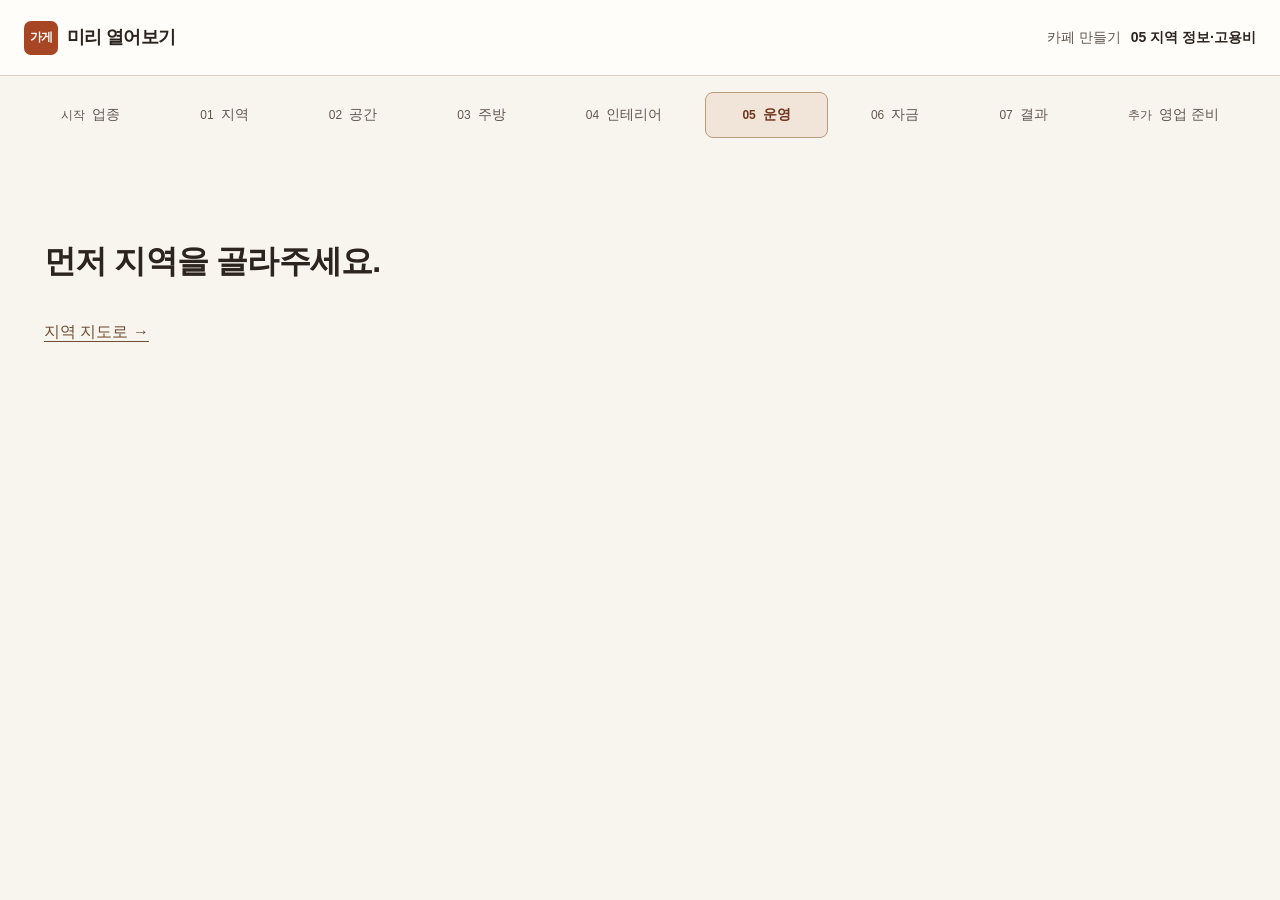
<file: operations.html>
<!doctype html><html lang="ko"><head><meta charset="utf-8"><meta name="viewport" content="width=device-width,initial-scale=1"><title>지역 정보·고용비 — 가게 미리 열어보기</title><link rel="stylesheet" href="map.css"><link rel="stylesheet" href="operations.css"><link rel="stylesheet" href="startup-budget.css"><link rel="stylesheet" href="readability.css"></head>
<body class="readable-ui ui-page-operations operations-page"><a class="skip" href="#operation-form">운영 설정으로 건너뛰기</a><header class="map-header"><a class="brand" href="index.html"><span class="brand-mark" aria-hidden="true">가게</span>미리 열어보기</a><nav aria-label="현재 단계"><span>카페 만들기</span><strong>05 지역 정보·고용비</strong></nav></header>
<main class="ops-main"><div id="load-message" role="status">좌석과 주방 장비를 가져오고 있어요.</div><div id="ops-content" hidden>
 <div class="ops-intro"><div><p class="eyebrow">05 / 지역 정보에서 운영 비용까지</p><h1>언제 사람이 많고,<br>직원 비용은 얼마일까요?</h1><p>지역의 요일·시간대별 흐름을 확인하고, 영업시간과 직원 급여를 정해 예상 지출로 연결하세요.</p></div><div class="context-card"><strong id="district-name"></strong><p id="source-summary"></p><a id="interior-link" href="interior.html">좌석 배치 확인 ↗</a><a id="kitchen-link" href="kitchen.html">주방 장비 확인 ↗</a><details><summary>이어받은 장비 목록</summary><ul id="equipment-list"></ul></details></div></div>
 <div id="upstream-notice" class="notice" hidden><p id="upstream-message"></p><button id="refresh-sources" type="button">앞 단계 다시 불러오기</button></div>
  <section class="panel local-panel"><p class="eyebrow">지역 공개자료</p><h2>요일과 시간대, 언제 붐빌까요?</h2><p id="local-meta" class="help"></p><div id="local-error" hidden>지역 통계를 불러오지 못했습니다. 운영 설정은 계속할 수 있어요. <button id="retry-local" type="button">다시 불러오기</button></div><div id="local-data" hidden><dl id="local-counts" class="local-counts"></dl><div class="flow-charts"><section><h3>요일별 상대 유동 지수</h3><p class="help">한 요일 평균 = 100 · 평균보다 높고 낮은 요일을 비교하세요.</p><div id="local-days" class="flow-profile"></div></section><section><h3>시간당 상대 유동 지수</h3><p class="help">하루 시간당 평균 = 100 · 구간 길이를 보정한 비교값입니다.</p><div id="local-times" class="flow-profile"></div></section></div><p id="local-comparison" class="help"></p><p class="help">공식 구성비를 그래프와 표로 함께 표시합니다. 시간대 지수는 구성비를 구간 길이 6·5·3·3·4·3시간으로 나눠 비교합니다. 요일과 시간대는 별도 분포로, 특정 요일의 특정 시간대를 나타내는 교차 통계는 아닙니다. 점포 앞 실제 인원이 아닙니다.</p><details class="local-idea"><summary>참고용 영업시간 예시</summary><strong id="local-idea-title"></strong><p id="local-idea-text" class="help"></p><button id="apply-local" type="button">영업일·시간 예시만 적용</button></details><details><summary>출처와 적용 범위</summary><div id="local-sources"></div><p>구 전체 배경자료이며 특정 점포 반경의 자료가 아닙니다. 상주·직장인구는 서로 다른 모집단으로 합산하지 않습니다. 매년 4분기 갱신 후 다음 해 1~3분기에 같은 값이 제공됩니다. 메뉴 선호·경쟁점 가격·방문 전환율은 포함하지 않습니다.</p><p>평일 5일 평균 구성비와 주말 2일 평균 구성비의 차이가 10%를 넘으면 해당 요일 중심 예시를 제안합니다. 이 문턱과 영업시간은 제품 가정이며 통계가 정한 권장 영업시간이 아닙니다.</p></details></div></section>
 <section class="example-section" aria-labelledby="examples-title"><div class="section-heading"><div><p class="eyebrow">STARTING IDEAS</p><h2 id="examples-title">몇 명과 운영하면, 얼마가 남을까요?</h2></div><span class="badge">0·1·2명에서 시작 · 최대 30명 직접 비교</span></div><p class="help">처음에는 추천 입력 예시로 비교하고, 큰 매장은 직원 4명·6명처럼 바꿔보세요. 인원·근무시간·손님 수를 각각 조절할 수 있습니다. 평수만으로 적정 인력을 정하거나 인원이 늘었다고 매출을 자동으로 높이지 않습니다.</p><p id="examples-context" class="help"></p>
 <details id="example-comparison-controls" class="panel"><summary>세 예시에 공통으로 적용할 비용·매출 조건</summary><p id="compare-capital-note" class="help"></p><div class="comparison-common">
 <label>총 초기비용 (만원)<input id="compare-initialTotal" data-compare-common="initialTotal" type="number" min="0" max="10000000" step=".1" placeholder="보증금·부가세·개업비 포함"><small>빈칸이면 조사 단가·첫 소모품·세금 가정·기타 개업비를 자동 합산</small></label>
 <label>1인 평균 구매금액 (원)<input id="compare-ticket" data-compare-common="ticket" type="number" min="0" max="1000000" step="100"></label>
 <label>재료·소모품 원가율 (%)<input id="compare-costPercent" data-compare-common="costPercent" type="number" min="0" max="100" step=".1"></label>
 <label>결제·판매 수수료율 (%)<input id="compare-fees" data-compare-common="fees" type="number" min="0" max="100" step=".1"></label>
 <label>기타 월 운영비 (만원)<input id="compare-otherMonthly" data-compare-common="otherMonthly" type="number" min="0" max="10000000" step=".1"></label>
 <label>월 세금 지출 가정 (만원)<input id="compare-taxMonthly" data-compare-common="taxMonthly" type="number" min="0" max="10000000" step=".1"></label>
 <label>월 대출이자 가정 (만원)<input id="compare-interestMonthly" data-compare-common="interestMonthly" type="number" min="0" max="10000000" step=".1"></label>
 </div><p class="help">객단가 5,000원·원가율 30%·수수료 3%·기타 운영비 100만원은 수정 가능한 시작 가정입니다. 월세는 저장한 공간 금액을 그대로 사용하며 부가세·관리비가 별도라면 기타 운영비에 보완하세요. 시급·주휴·추가 고용비는 아래 급여 설정을 함께 사용합니다.</p></details>
 <div id="examples" class="examples"></div>
 <div class="compare-actions"><button id="match-example-demand" type="button">손님 수·영업일을 첫 예시에 맞추기</button><button id="save-comparison" type="button">예시 비교 조건 저장</button></div><p id="compare-status" class="help" role="status">직원 수만 늘렸을 때의 차이는 손님 수·영업일을 같게 맞춰 비교하세요.</p>
 <div class="example-table-wrap" tabindex="0" role="region" aria-label="추천 예시 비용 비교표 · 작은 화면에서는 좌우로 스크롤"><table id="example-comparison"></table></div><p id="compare-warning" class="field-error" role="status"></p>
 <p class="help">월 이익 = 매출 − 재료·소모품 − 수수료 − 직원 고용비 − 월세 − 기타 운영비 − 입력 세금·이자. 사장 생활비·사장 노동대가·감가상각·대출 원금은 제외한 영업수지입니다. 회수 기간은 (총 초기비용 − 보증금) ÷ 월 이익의 간이 계산으로, 매출·비용이 일정한 조건입니다. 실제 구매 시점·대출 상환에 따른 현금 부족은 6·7페이지에서 확인하세요. 초기비용은 같은 공간이므로 공통이며 직원 수에 따라 임의로 늘리지 않습니다.</p>
 <p class="help">‘이 예시로 시작하기’는 수정한 인원·근무시간·영업일·손님과 메뉴를 운영 입력에 적용합니다. 공통 객단가·원가·초기비용은 이 비교표의 별도 가정이며 6·7페이지 저장값을 덮어쓰지 않습니다. 손님 수·메뉴 가격은 실제 수요나 적정 인력을 보장하지 않습니다. <button id="undo-example" class="text-button" type="button" disabled>예시 적용 되돌리기</button></p></section>
 <div class="ops-grid"><form id="operation-form" novalidate>
  <section class="panel"><div class="section-heading"><div><p class="eyebrow">01 PEOPLE</p><h2>함께 일할 사람</h2></div><span id="team-badge" class="badge"></span></div><div id="team-icons" class="team-icons" aria-hidden="true"></div><div class="field-grid"><label>고용할 직원 수 (사장 제외)<input id="staffCount" type="number" min="0" max="30" step="1"><small id="staffCount-error" class="field-error"></small></label><label>직원 1인당 주 근무일<input id="staffDays" type="number" min="0" max="7" step="1"><small id="staffDays-error" class="field-error"></small></label><label>직원 1인당 하루 실근무 (시간)<input id="staffHours" type="number" min="0" max="24" step=".5"><small id="staffHours-error" class="field-error"></small></label><label>사장 주 근무일<input id="ownerDays" type="number" min="0" max="7" step="1"><small id="ownerDays-error" class="field-error"></small></label><label>사장 하루 실근무 (시간)<input id="ownerHours" type="number" min="0" max="24" step=".5"><small id="ownerHours-error" class="field-error"></small></label></div><div class="wage-reference"><strong id="wage-reference-title"></strong><p id="wage-reference-detail" class="help"></p><a href="https://www.minimumwage.go.kr/minWage/policy/decisionMain.do" target="_blank" rel="noopener">최저임금위원회 · 연도별 공식 금액 ↗</a> · <a href="https://www.moel.go.kr/common/downloadFile.do?file_seq=20260800249&amp;bbs_seq=20260800150&amp;bbs_id=19&amp;file_ext=pdf" target="_blank" rel="noopener">2027년 고용노동부 고시 ↗</a></div>
   <div class="field-grid two"><label>급여 기준 연도<select id="employment-year"><option value="2027">2027년</option><option value="2026">2026년</option></select><small id="employment-year-error" class="field-error"></small></label><label>직원 시급 (원)<input id="employment-hourly" type="number" min="0" max="1000000" step="1"><small id="employment-hourly-error" class="field-error"></small></label><label>주휴 반영<select id="employment-holiday"><option value="yes">개근 등 지급 요건 충족 가정</option><option value="no">주휴 미반영 · 조건 직접 확인</option></select><small id="employment-holiday-error" class="field-error"></small></label><label>1인 추가 월 고용비 (만원)<input id="employment-extraMonthly" type="number" min="0" max="10000000" step=".1"><small>사업주 보험·퇴직급여 충당·가산수당 등</small><small id="employment-extraMonthly-error" class="field-error"></small></label></div>
   <button id="apply-minimum-wage" type="button">선택 연도 최저시급 적용</button>
   <div class="payroll-cards" aria-live="polite"><div><span>직원 1인 월 임금</span><output id="payroll-base">—</output></div><div><span>1인 월 고용비 · 추가비 포함</span><output id="payroll-person">—</output></div><div><span>직원 전체 월 고용비</span><output id="payroll-total">—</output></div></div><p id="payroll-note" class="help"></p>
   <details><summary>급여 계산 범위와 주휴 가정</summary><p class="help">근무시간에는 준비·마감을 포함하고 휴게는 제외하세요. 동일 근무량의 직원으로 계산합니다. 월 유급시간 = (주 실근무 + 주휴시간) × 365 ÷ 7 ÷ 12를 시간 단위 올림합니다. 주휴는 주 15시간 이상·개근 등 요건 충족을 선택한 경우 주 40시간 이하에서 주 근무시간 ÷ 5, 그 이상은 8시간을 사용합니다.</p><p class="help">실제 월 급여는 계약·근태·근로형태에 따라 달라집니다. 연장·야간·휴일 가산수당, 사업주 보험료, 퇴직급여는 자동 산정하지 않으므로 추가 월 고용비로 보완하세요. 직원 수는 동시 근무 인원이 아니며 교대 공백을 판정하지 않습니다.</p><a href="https://moel.go.kr/mainpop2.do" target="_blank" rel="noopener">고용노동부 주휴수당 안내 ↗</a></details>
  </section>
  <section class="panel"><div class="section-heading"><div><p class="eyebrow">02 HOURS</p><h2>가게를 여는 시간</h2></div></div><div class="schedule-tools"><button id="copy-monday" type="button">월요일 시간을 영업일에 복사</button></div><div id="schedule" class="schedule"></div><p id="schedule-error" class="field-error" role="status"></p><p class="help">자정을 넘기면 ‘익일 종료’를 선택하세요. 같은 시각 + 익일 종료는 24시간입니다. 휴게 시간은 영업시간 합계에서 차감하며, 영업일은 문을 여는 요일 기준입니다.</p></section>
  <section class="panel"><div class="section-heading"><div><p class="eyebrow">03 지역 정보에서 매출 조건으로</p><h2>통행량 중 몇 명이 구매할까요?</h2></div><span class="badge">직접 조사·전환 가정</span></div>
   <label>손님 수 입력 방식<select id="demand-mode"><option value="direct">하루 구매 손님 수 직접 입력</option><option value="flow">점포 앞 통행량과 전환율로 계산</option></select></label>
   <div id="demand-fields" class="field-grid two"><label>영업일 하루 기준 통행량 (명)<input id="demand-passers" type="number" min="0" max="10000000" step="1" placeholder="직접 조사하거나 가정한 값"><small id="demand-passers-error" class="field-error"></small></label><label>통행인 중 입장 비율 (%)<input id="demand-entryPercent" type="number" min="0" max="100" step=".1"><small id="demand-entryPercent-error" class="field-error"></small></label><label>입장객 중 구매 비율 (%)<input id="demand-purchasePercent" type="number" min="0" max="100" step=".1"><small id="demand-purchasePercent-error" class="field-error"></small></label><label>입지 유동 지수 (기준 100)<input id="demand-trafficFactor" type="number" min="0" max="300" step="1"><small id="demand-trafficFactor-error" class="field-error"></small></label></div>
   <button id="sync-traffic-factor" type="button">공간에서 선택한 유동 지수 가져오기</button><p id="demand-formula" class="help" role="status"></p>
   <div class="field-grid two"><label>영업일 하루 구매 손님 (명)<input id="dailyGuests" type="number" min="0" max="10000" step="1"><small id="dailyGuests-error" class="field-error"></small></label><label>피크 1시간 주문 가정 (건)<input id="peakOrders" type="number" min="0" max="2000" step="1"><small id="peakOrders-error" class="field-error"></small></label></div>
   <p class="help">지역 전체 구성비를 점포 앞 인원으로 바꾸지 않습니다. 통행량은 선택한 영업시간 동안의 1일 기준값을 넣으세요. 이미 골목에서 조사한 통행량이면 유동 지수 100을 사용해 중복 차감을 피하세요. 시작 전환율 2%·75%는 통계가 아닌 수정 가능한 예시입니다. 일정·계절·주변 경쟁에 따른 매출 변화와 처리 가능한 주문량은 예측하지 않습니다.</p></section>
  <section class="panel menu-panel"><div class="section-heading"><div><p class="eyebrow">04 MENU</p><h2>우리 가게 메뉴판</h2></div><span class="badge">예시 가격 · 직접 수정 가능</span></div><label class="ice-label">얼음 조달 방식<select id="iceSource"><option value="self">제빙기로 직접 생산</option><option value="purchase">구매한 얼음 사용 가정</option></select></label><div class="menu-add"><label for="menu-template">추가할 메뉴</label><select id="menu-template"></select><button id="add-menu" type="button">메뉴 추가 +</button></div><p class="help">예시 가격은 시뮬레이터 가정이며 주변 카페의 실제 가격이 아닙니다. ‘판매’ 체크를 끄면 메뉴를 보관한 채 판매 목록에서 제외합니다.</p><div id="menus"></div><p id="menus-error" class="field-error" role="status"></p><p class="help">장비 확인은 선택한 조리 방식에 필요한 종류가 있는지만 비교합니다. 장비 용량·실제 레시피·설치 조건은 판정하지 않습니다. 차가운 메뉴에서 구매 얼음을 선택하면 제빙기 필요 표시만 제외합니다.</p></section>
  <div class="save-bar"><button id="save-operations" type="submit">운영·메뉴 저장</button><button id="next-funding" class="primary" type="submit">저장하고 6페이지 자금 조달로 →</button><p id="save-status" role="status">현재 브라우저에 구별로 저장합니다.</p></div>
 </form>
 <aside class="ops-side"><section class="panel live-summary"><p class="eyebrow">A WEEK AT YOUR CAFÉ</p><h2>내 가게의 일주일</h2><div class="summary-hero"><output id="weekly-hours">—</output><span>시간 영업 / 주</span></div><div id="week-bars" class="week-bars" aria-label="요일별 영업시간"></div><dl class="summary-lines"><div><dt>영업일</dt><dd id="open-days">—</dd></div><div><dt>사장 실근무</dt><dd id="owner-weekly">—</dd></div><div><dt>직원 전체 실근무</dt><dd id="staff-weekly">—</dd></div><div><dt>판매 메뉴</dt><dd id="menu-count">—</dd></div></dl><p class="help">실근무 합계는 여러 사람의 시간을 더한 값입니다. 실제 교대별 빈 시간은 확인하지 않습니다.</p><ul id="operation-notes" class="operation-notes"></ul><div id="menu-preview" class="menu-preview"></div></section>

  <details class="panel provenance"><summary>운영 예시의 근거·가정</summary><p>규모만으로 적정 직원 수가 정해지지 않아 실제 평균 인력표를 사용하지 않았습니다. 좌석 수와 객석 평수 중 큰 수를 기준으로 하루 손님을 2·3·5배로 놓은 비교 예시입니다(최소 30·60·100명). 피크 주문은 각각 하루 손님 수의 20·20·30%로 정한 별도 가정입니다.</p><p>직원 수는 0·1·2명, 영업은 주 5·6·6일, 하루 8·9·10시간을 비교합니다. 주문 처리 능력에서 계산한 필요 인원이 아닙니다. 메뉴는 보유 장비와 맞는 조리 방식부터 제시합니다.</p><p>실제 운영 자료를 보고 바쁜 시간대의 근무와 메뉴를 조정한다는 접근은 다음 운영 사례를 참고했습니다. 사례가 이 화면의 수치를 뒷받침하지는 않습니다.</p><a href="https://squareup.com/gb/en/the-bottom-line/case-studies/ezra-and-gil" target="_blank" rel="noopener">Square · Ezra & Gil 운영 사례 ↗</a><p>자료 확인일 2026-11-17. 이 화면은 수익·매출·성공 여부를 예측하지 않습니다.</p></details>
 </aside></div>
</div></main><noscript>운영 설정에는 JavaScript가 필요합니다.</noscript><script src="js/cost-reference.js"></script><script src="js/price-model.js"></script><script src="js/kitchen-model.js"></script><script src="js/interior-model.js"></script><script src="js/operations-model.js"></script><script src="js/live-model.js?v=cafe-plan-2"></script><script src="js/supplies-finance.js?v=cafe-plan-2"></script><script src="js/funding-model.js"></script><script src="js/results-model.js?v=cafe-plan-2"></script><script src="js/plan-link.js?v=cafe-plan-2"></script><script src="js/startup-budget.js?v=cafe-plan-2"></script><script src="js/district-model.js"></script><script src="js/operations.js?v=cafe-plan-2"></script><script src="js/readability.js"></script></body></html>
</file>
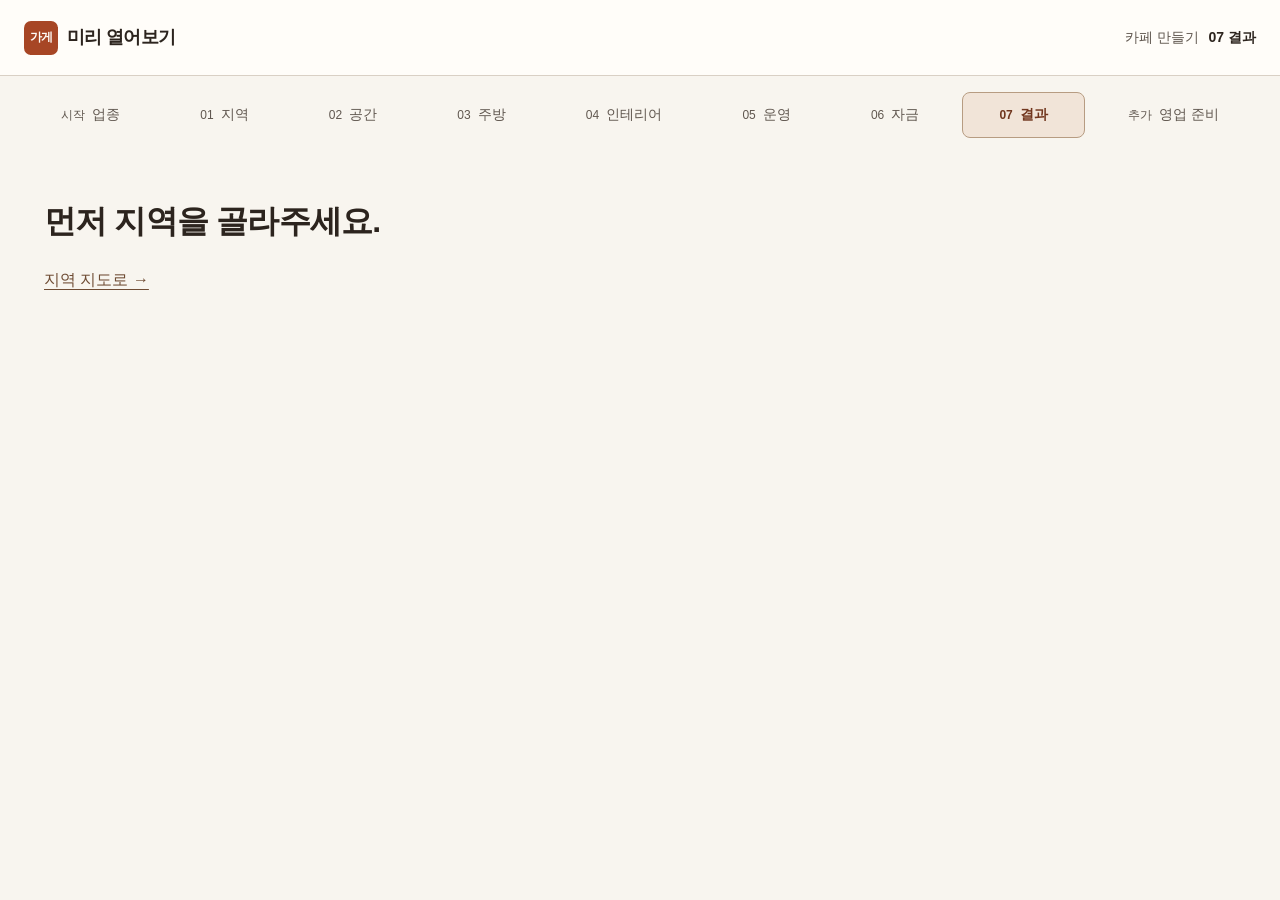
<file: results.html>
<!doctype html><html lang="ko"><head><meta charset="utf-8"><meta name="viewport" content="width=device-width,initial-scale=1"><title>시뮬레이션 결과 — 가게 미리 열어보기</title><link rel="stylesheet" href="map.css"><link rel="stylesheet" href="results.css?v=pair-deficit-1"><link rel="stylesheet" href="startup-budget.css"><link rel="stylesheet" href="readability.css"></head><body class="readable-ui ui-page-results"><a class="skip" href="#results-form">결과 가정으로 건너뛰기</a><header class="map-header"><a class="brand" href="index.html"><span class="brand-mark" aria-hidden="true">가게</span>미리 열어보기</a><nav aria-label="현재 단계"><span>카페 만들기</span><strong>07 결과</strong></nav></header>
<main class="results-main"><div id="load-message" role="status">지금까지 만든 가게를 불러오고 있어요.</div><div id="results-content" hidden>
 <div class="intro"><div><p class="eyebrow">07 / 숫자로 미리 열어본 내 가게</p><h1>내 가게에 필요한 돈과 남는 돈</h1><p class="muted">입력한 조건을 계산한 결과입니다. 매출·성공 여부를 예측하지 않습니다.</p></div><div class="context"><strong id="district-name"></strong><p id="source-summary"></p><a id="funding-link" href="funding.html">← 자금 계획 수정</a><a id="operations-link" href="operations.html">직원·메뉴 수정 ↗</a></div></div>
 <div id="upstream-notice" class="notice" hidden><p id="upstream-message"></p><button id="refresh-sources" type="button">앞 단계 다시 불러오기</button><a id="fix-source" hidden>해당 단계 확인 →</a></div>
 <details class="panel compact-disclosure"><summary>가정·추정값과 확인할 사항</summary><div class="scope-note"><strong>처음 보는 결과는 ‘가정안’이에요.</strong><span>원가·고용비·기타 비용·폐업 회수율의 시작값은 통계나 견적이 아닙니다. 아래에서 내 계획에 맞게 바꿔주세요.</span></div>
 <ul id="plan-notes" class="plan-notes"></ul></details>
 <section class="panel business-overview" aria-labelledby="business-title"><p class="eyebrow">지역 · 매출 · 비용 · 회수</p><h2 id="business-title">창업 비용과 흑자 전환 한눈에</h2><p id="business-summary" class="business-summary" role="status"></p><p id="funding-gap" class="scenario-status"></p><section class="threshold" aria-labelledby="threshold-title">
 <h3 id="threshold-title">생활비까지 빼면 하루 몇 명이 결제해야 할까요?</h3>
 <p id="threshold-answer" role="status"></p>
 <p class="help" id="threshold-basis"></p>
 <table aria-label="조건별 하루 결제 손님"><thead><tr><th scope="col">비교 조건</th><th scope="col">필요 인원</th><th scope="col">현재 대비</th></tr></thead><tbody id="threshold-rows"></tbody></table>
 </section>
 <section class="threshold" aria-labelledby="start-pair-title">
  <h3 id="start-pair-title">첫 달 손님 수에 따라 얼마나 차이 날까요?</h3>
  <div class="field-grid">
   <label for="pair-start-a">첫 번째 조건 · 하루 결제 손님 (명)<input id="pair-start-a" form="results-form" type="number" inputmode="numeric" min="0" max="10000" step="1" required value="50"></label>
   <label for="pair-start-b">두 번째 조건 · 하루 결제 손님 (명)<input id="pair-start-b" form="results-form" type="number" inputmode="numeric" min="0" max="10000" step="1" required value="68"></label>
  </div>
  <label for="start-pair-scenario">비교할 비용·가격 조건</label>
  <select id="start-pair-scenario">
   <option value="0">현재 조건</option><option value="1">객단가 10% 하락</option>
   <option value="2">원가율 5%p 상승</option><option value="3">객단가 하락 + 원가율 상승</option>
  </select>
  <p class="help">손님이 6개월간 고르게 늘고 이후에는 같은 수준을 유지할 때, 생활비를 빼고 첫해 전체 적자를 피하는 목표를 비교합니다. 회복 시점은 첫 6개월에 생긴 누적 운영 적자가 이후 처음으로 모두 메워지는 월말입니다.</p>
  <table id="start-pair-table" hidden aria-labelledby="start-pair-title">
   <thead><tr><th scope="col">비교 항목</th><th scope="col" id="pair-label-a">첫 번째 조건</th><th scope="col" id="pair-label-b">두 번째 조건</th></tr></thead>
   <tbody id="start-pair-rows"></tbody>
  </table>
  <p id="start-pair-difference" role="status"></p>
  <div id="pair-monthly" hidden>
   <h4 id="pair-monthly-title">첫 6개월, 손님 수와 월말 누적 부족액</h4>
   <p class="help">손님 수는 영업일 하루 평균입니다. 그달 금액은 운영비·생활비·대출 상환 후의 현금 증감입니다. 누적 부족액은 개업 직후부터 그달 말까지 지출이 수입을 초과한 금액입니다.</p>
   <table aria-labelledby="pair-monthly-title"><thead><tr><th scope="col">영업 월</th><th scope="col" id="pair-month-a"></th><th scope="col" id="pair-month-b"></th></tr></thead>
    <tbody id="pair-month-rows"></tbody></table>
  </div>
 </section>
 <section class="threshold" aria-labelledby="growth-title">
  <h3 id="growth-title">손님이 6개월에 걸쳐 늘면 얼마나 준비해야 할까요?</h3>
  <label for="growth-start-mode">첫 달 결제 손님 수</label>
  <select id="growth-start-mode"><option value="relative">각 조건의 6개월 목표의 60%로 시작</option><option value="custom">모든 조건에 같은 손님 수 직접 입력</option></select>
  <label id="growth-start-field" for="growth-start-count" hidden>첫 달 하루 평균 결제 손님 (명)
   <input id="growth-start-count" form="results-form" type="number" inputmode="numeric" min="0" max="10000" step="1" required value="68" disabled aria-describedby="growth-start-error">
   <small id="growth-start-error" class="error"></small>
  </label>
  <p class="help">첫 달부터 손님이 고르게 늘어 6개월째 목표에 도달하고 이후에는 그대로 유지한다고 가정합니다. 생활비와 대출 상환 후 첫해 전체 현금이 줄지 않는 최소 목표를 계산합니다.</p>
  <p class="business-summary" id="growth-answer" role="status"></p>
  <p id="growth-cash"></p>
  <p class="help">선택한 첫 달 조건을 기준으로 각 목표와 첫 6개월 동안 누적 적자가 가장 큰 금액을 비교합니다.</p>
  <table id="growth-comparison" hidden aria-label="6개월 성장 조건별 목표와 운영자금">
   <thead><tr><th scope="col">비교 조건</th><th scope="col">6개월째 하루 결제</th><th scope="col">첫 6개월 운영자금</th></tr></thead>
   <tbody id="growth-comparison-rows"></tbody>
  </table>
  <p id="growth-cap-note" class="help" hidden>목표를 달성할 수 없는 조건은 처리 상한까지 손님이 늘 때 필요한 운영자금을 표시합니다. 이 돈으로 초기 6개월을 버텨도 첫해 전체에는 적자가 남습니다.</p>
  <details id="growth-detail" hidden><summary>첫 6개월의 손님 수와 운영 현금</summary>
   <table><thead><tr><th scope="col">시점</th><th scope="col">하루 결제 손님</th><th scope="col">그달 증감</th><th scope="col">누적 증감</th></tr></thead><tbody id="growth-months"></tbody></table>
  </details>
 </section><div class="business-cards"><div><span>개업 때 필요한 현금</span><output id="business-startup">—</output><small id="business-deposit"></small></div><div><span>첫해 월평균 실제 남는 돈</span><output id="business-net">—</output><small>첫 12개월 · 원리금·생활비·재구매 차감</small></div><div><span>현금이 버티는 기간</span><output id="business-runway">—</output><small>생활비와 대출 상환 포함</small></div></div><details><summary>영업수지·필요 손님·비용 회수 기간</summary><div class="business-cards"><div class="secondary-metric"><span>첫 달 영업수지</span><output id="business-profit">—</output><small id="business-profit-note">사용 원가·수수료·고정비·입력 세금·이자 차감</small></div><div class="secondary-metric"><span>영업수지 0원에 필요한 손님</span><output id="business-guests">—</output><small id="business-passers"></small></div><div class="secondary-metric"><span>보증금 제외 개업 지출 회수</span><output id="business-payback">—</output><small id="business-payback-days"></small></div></div></details><p id="cash-period-summary" class="help"></p><details><summary>초기비용·보증금·예비자금 구분</summary><dl id="startup-split" class="money-lines"></dl><p id="startup-split-note" class="help"></p><a href="funding.html" id="opening-review-link">개업비 항목 확인하기 →</a></details><details><summary>손님 수의 근거</summary><p id="business-demand" class="help"></p></details><p id="business-warning" class="help"></p><details><summary>영업흑자와 투자금 회수는 어떻게 다른가요?</summary><p class="help">영업수지는 매출에서 사용한 원가·수수료·월 고정비·입력한 월 세금·대출 이자를 뺀 값입니다. 0원을 넘는 첫 월을 영업흑자 시작으로 표시하며, 감가상각·실제 세무 계산을 포함한 회계상 순이익은 아닙니다. 대출 원금과 사장 생활비는 아래 현금 계산에서 별도로 차감합니다.</p><p class="help">회수 대상은 보증금을 제외한 실제 개업 지출입니다. 초기 소모품 구매는 한 번 반영하고 이후 추가 구매·이자·입력 세금을 차감한 누적 영업현금으로 회수 기간을 계산합니다. 대출 원금·사장 생활비는 이 회수 지표에서 제외합니다. 대출·생활비 때문에 도중에 자금이 부족하면 추가 조달이 필요합니다. 선택한 월별 수요와 고정비 가정에 따라, 120개월까지만 계산합니다. 월중 회수 시점은 선형 배분한 근사값입니다.</p></details></section>
 <form id="results-form" novalidate>
 <section class="scenario-panel panel" id="scenario-settings"><div><h2>손님 수와 개업 초기 조건</h2><p class="help">처음에는 5페이지 손님 수와 연동됩니다. 직접 바꾸면 별도 비교값으로 저장하며, 100% 버튼으로 다시 연동할 수 있습니다.</p></div><details><summary>객단가·원가 계산 기준</summary><p id="finance-source-note" class="help"></p><div id="finance-fields" class="field-grid"></div></details><div id="customer-fields" class="field-grid three"></div><p id="seat-mode-note" class="help"></p><p id="guest-source-note" class="help" aria-live="polite"></p><div class="scenario-buttons"><button type="button" data-guests="0.7">앞 단계 손님 × 70%</button><button type="button" data-guests="1">앞 단계 손님 × 100%</button><button type="button" data-guests="1.3">앞 단계 손님 × 130%</button><span>확률·예측 구간이 아닌 비교 조건</span><button id="start-live" class="primary" type="submit">소모품·직원 준비 확인 →</button></div></section>
 <section class="panel scenario-controls"><h2>처리량과 초기 매출 비교</h2><p id="scenario-current" class="help">기존 손님 수·가격은 그대로 두고 계산에 반영할 조건을 선택하세요.</p><div class="scenario-buttons"><button type="button" id="apply-cautious">처리량 제한 + 초기 적응 반영</button><button type="button" id="apply-steady">목표 매출 유지와 비교</button></div><p id="capacity-summary" class="scenario-status" role="status"></p><details id="demand-settings"><summary>처리시간·동시 인원·초기 매출 직접 조정</summary><div id="capacity-fields" class="field-grid"></div><p class="help">한 건은 한 손님의 주문 전체입니다. 피크 시간대와 전체 근무시간 중 더 작은 처리량을 적용합니다. 동시 인원은 사장을 포함하며, 실제 교대·좌석·장비 병목과 대기 허용량은 별도입니다. 혼잡 시간의 대기 없이 처리하는 보수적 비교 가정이며 실측 상한이 아닙니다.</p><div id="ramp-fields" class="field-grid three"></div><p class="help">초기 비율에서 목표까지 월별로 고르게 증가합니다. 기존 입력값은 유지하며 적용 버튼은 두 반영 방식만 바꿉니다. 첫 소모품 발주는 목표 수요 기준으로 유지하고 매월 부족분 구매만 달라집니다.</p></details><details><summary>첫 12개월 매출·실제 남는 돈</summary><div class="table-scroll" tabindex="0" role="region" aria-label="개업 초기 월별 현금"><table><thead><tr><th>월</th><th>요청 손님/일</th><th>반영 손님/일</th><th>매출</th><th>원리금·생활비 후 증감</th><th>남은 현금</th></tr></thead><tbody id="ramp-table"></tbody></table></div></details></section>
 <p id="calculation-status" role="status" class="calculation-status"></p>
 <details class="panel"><summary>필요 판매량·첫 달 잔액·폐업 시 비교</summary><div class="result-cards" aria-label="세부 결과"><section class="result-card"><p class="eyebrow">01 REQUIRED SALES</p><h2>필요한 판매량</h2><output id="need-daily">—</output><p id="need-detail"></p><div class="card-bottom"><span>사장 생활비까지 포함하면</span><strong id="need-owner">—</strong></div><p class="help">첫 달 운영·세금 가정·대출 상환 기준. 메뉴별 비중이 유지된다고 가정합니다.</p></section>
 <section class="result-card"><p class="eyebrow">02 CASH RUNWAY</p><h2>버틸 수 있는 기간</h2><output id="runway">—</output><p id="runway-detail"></p><div class="card-bottom"><span>개업 직후 가용 현금</span><strong id="opening-cash">—</strong></div><p class="help">사장 생활비 인출 포함. 월 안에서는 현금 흐름이 고르게 발생한다고 단순화합니다.</p></section>
 <section class="result-card"><p class="eyebrow">03 CLOSURE</p><h2 id="closure-title">폐업 시 누적 순손실</h2><output id="closure-loss">—</output><p id="closure-detail"></p><div class="card-bottom"><span>폐업 순정산액</span><strong id="closure-settlement">—</strong></div><p class="help">사장 인출액과 잔여 대출을 반영한 자기자금 기준. 미리 정한 회수율로 계산한 가정입니다.</p></section>
 <section class="result-card owner-card"><p class="eyebrow">04 OWNER’S MONTH</p><h2>사장에게 남는 돈</h2><output id="owner-cash">—</output><p>첫 달 · 대출 상환 후, 생활비 인출 전 현금</p><div class="card-bottom"><span>사장 노동시간</span><strong id="owner-hours">—</strong></div><p id="owner-hourly" class="help"></p><p class="help">회계상 순이익·세후 소득이 아닙니다. 실제 세금 대신 입력한 월 세금 지출 가정만 차감합니다.</p></section></div>
 </details><details class="panel"><summary>첫 달 지출 내역과 24개월 현금 그래프</summary><div class="detail-grid"><section class="panel"><p class="eyebrow">YOUR MONTHLY CASH FLOW</p><h2>첫 달에 들어오고 나가는 돈</h2><p id="monthly-meta" class="help"></p><dl id="cash-lines" class="money-lines"></dl><p id="capacity-note" class="help"></p><p class="help">메뉴 한 개를 판매 1개로 셉니다. 손님 한 명이 여러 개를 살 수 있어 손님 수와 판매량은 다릅니다. 좌석 수와 주문량만으로 처리 능력을 보장하지 않습니다.</p></section>
 <section class="panel"><p class="eyebrow">CASH OVER TIME</p><h2>가용 현금은 어떻게 변할까요?</h2><div id="cash-chart" class="cash-chart"></div><p class="help">첫 24개월의 추가 조달 전 잔액입니다. 음수는 부족한 돈이며, 실제로 그 시점까지 운영하려면 추가 자금이 필요합니다. 선택한 처리량·초기 매출 조건을 반영하고, 재고 잔량에 따른 소모품 구매비와 대출 상환액은 월별로 바꿉니다.</p><details id="cash-table-details"><summary>120개월 현금·소모품 구매·대출 내역</summary><div class="table-scroll" tabindex="0" role="region" aria-label="월별 현금과 대출 표"><table><thead><tr><th scope="col">월</th><th scope="col">현금 증감</th><th scope="col">추가 조달 전 잔액</th><th scope="col">소모품 추가 구매</th><th scope="col">대출 상환</th><th scope="col">남은 원금</th></tr></thead><tbody id="cash-table"></tbody></table></div></details></section></div>
 </details><section class="panel"><div class="section-heading"><div><p class="eyebrow">COMPARE, DON’T PREDICT</p><h2>손님 가정을 나란히 비교해 보세요</h2></div><span class="badge">현재 입력 손님 기준</span></div><div class="table-scroll" tabindex="0" role="region" aria-label="손님 수별 결과 비교"><table class="comparison"><thead><tr><th scope="col">비교안</th><th scope="col">손님 / 영업일</th><th scope="col">생활비 인출 전 / 첫해 월평균</th><th scope="col">생활비 인출 후 / 첫해 월평균</th><th scope="col">버틸 기간</th></tr></thead><tbody id="comparison"></tbody></table></div></section>
 <details class="panel"><summary>소모품 구매와 사용 원가</summary><div id="supplies-finance-summary" class="supplies-cost-grid"><div><span>처음 소모품 구매비</span><output id="supplies-initial-value">—</output><small>개업 자금에 한 번 반영</small></div><div><span>월 소모품 사용 원가</span><output id="supplies-usage-value">—</output><small>한 달 수요에 따라 소모되는 비용</small></div><div><span>첫 달 소모품 추가 구매</span><output id="supplies-purchase-value">—</output><small>초기 재고 사용 후 부족분만 구매</small></div></div><p id="supplies-mode-note" class="help"></p><a id="results-supplies-link" href="live.html">소모품 재고·단가·여분 수정 ↗</a><p class="help">월 사용 원가는 수요에 따라 소모되는 용품의 비용입니다. 현금 계산에서는 처음 확보한 재고를 먼저 쓰고 부족분만 구매 묶음 단위로 추가합니다. 초기 구매비와 동일한 사용분을 다시 지출로 차감하지 않습니다. 자동 발주안은 목표 손님·메뉴 비중에 연결됩니다. 초기 적응·처리량 제한은 월별 사용량과 재구매에 반영하며 보유 재고·직접 단가는 유지합니다.</p><p class="help">기존 메뉴 원가는 ‘소모품 포함’이 기본입니다. 아래에서 포함 여부를 선택하세요. 포함이면 계산된 소모품 값을 포함분으로 가정해 분리하며 입력 총원가는 유지합니다. 소모품 단가 변경분까지 원가에 자동 반영하려면 ‘미포함’을 선택하고 메뉴에는 재료비만 입력하세요. 기타 운영비에도 같은 소모품을 넣지 마세요. 남은 소모품의 폐업 회수 가치는 0원으로 가정합니다.</p>
 </details><section class="panel assumptions"><p class="eyebrow">MAKE THE ASSUMPTIONS YOURS</p><h2>결과에 쓰인 가정 조정</h2><p class="help">접힌 항목도 현재 결과에 반영됩니다. 모든 비용은 실제로 지급할 현금 기준으로 입력하세요.</p>
 <details><summary>메뉴별 원가와 판매 구성</summary><p class="help">시작 원가는 메뉴 가격의 30%라는 모의 가정입니다. 아래 소모품 포함 방식에 맞춰 개당 원가를 입력하세요. 포함 방식이 기본이므로 기존 값을 임의로 줄이지 않습니다. 판매 비중은 상대값입니다. 예를 들어 2 : 1은 66.7% : 33.3%로 계산합니다. 비중 0인 메뉴는 계산에서 제외합니다.</p><div id="menu-assumptions"></div><p id="menus-error" class="error"></p><div id="menu-extra-fields" class="field-grid"></div><p class="help">결제·플랫폼 수수료율 시작값 3%도 모의 가정입니다. 실제 계약에 맞게 바꾸세요. 원가에 넣은 비용을 수수료에 다시 넣지 마세요.</p></details>
 <details><summary>직원 비용·운영비·사장 생활비</summary><p id="staff-meta" class="help"></p><button id="sync-payroll" type="button">5페이지 인건비 다시 적용</button><p id="staff-source-note" class="help"></p><div id="operating-fields" class="field-grid three"></div><p class="help">새 결과의 직원 비용은 5페이지의 시급·근무시간·주휴·추가 고용비에서 가져옵니다. 과거 계획에 급여 설정이 없으면 250만원의 기존 예시를 사용하므로 직접 확인하세요. 이곳에서 수정하면 별도 비용 가정으로 보관합니다. 기타 운영비 100만원·사장 생활비 200만원은 예시이며, 실제 가산수당·보험료·퇴직급여를 모두 포함했는지 확인하세요.</p><p class="help">기타 운영비에는 관리비·공과금·통신·보험 등 원가와 고용비에 넣지 않은 비용을 포함하세요. 월세는 앞 단계에서 별도로 가져옵니다. ‘입력 월세가 최종액’으로 시작하므로 부가세 별도 계약이면 바꿔주세요.</p><p class="help">월 세금 지출은 시작값 0원입니다. 부가세·소득세·지방소득세를 자동 계산하지 않으며, 납부 예상액을 월평균 현금 지출로 직접 넣습니다. 초기 부가세와 동일한 지출을 중복 입력하지 마세요.</p></details>
 <details id="closure-assumptions"><summary>개업 예비비와 폐업 정산 조건</summary><div id="closure-fields" class="field-grid three"></div><p class="help">개업 때 사용하지 않은 인테리어 예비비와 운영 예비자금은 현금으로 남겨 계산합니다. 보증금은 가용 현금에서 제외하고 폐업 때 선택한 비율로 돌려받는다고 가정합니다.</p><p class="help">시작 가정: 12개월 말 폐업, 보증금 100%·권리금 0%·장비 30%·가구 20% 회수, 폐업 비용 500만원. 실제 거래가격·회수 보장이 아닙니다. 회수율은 앞 단계 가격(추가한 부가세 제외)에 적용하며, 회수액은 처분 관련 세금·수수료를 뺀 순액으로 가정하세요.</p><p class="help">폐업 비용에는 철거·원상복구·해지 비용·미지급금·대출 중도상환료 등 필요한 정산액을 직접 포함하세요. 별도 입력하지 않은 보증금 공제나 지원금, 사장 노동의 기회비용은 계산하지 않습니다.</p><dl id="closure-lines" class="money-lines closure-lines"></dl><p id="closure-caveat" class="help"></p></details>
 <details class="methods"><summary>계산식·공식 참고 자료</summary><p>한 달은 52주 ÷ 12개월로 환산합니다. 메뉴별 판매 비중으로 평균 가격·원가를 계산하고, 개당 남는 금액 = 평균 가격 − 평균 개당 원가 − 평균 가격 × 수수료율입니다.</p><p>필요 판매량 = (월 운영 지출 + 월 세금 지출 가정 + 첫 달 대출 상환액) ÷ 개당 남는 금액. 사장 생활비 포함 판매량은 분자에 생활비를 더합니다. 판매량을 늘려도 남는 금액이 0 이하이면 유한한 필요 판매량을 제시하지 않습니다.</p><a href="https://www.sba.gov/counseling/plan-your-business/break-even-point-calculator/" target="_blank" rel="noopener">미국 중소기업청(SBA) · 고정비와 개당 기여금액을 이용한 손익분기 계산 ↗</a><p>위 공식은 기본적인 판매량 계산의 참고입니다. 이 앱은 대출 원금과 사장 인출까지 다루는 현금 시뮬레이션으로 확장했으며, 회계상 손익분기점과 다릅니다. 자료 확인일 2026-11-17.</p><p>폐업 누적 순손실 = 최초 자기자금 + 운영 중 추가 투입 가정 − 누적 사장 인출 − 폐업 순정산액. 순정산액 = 남은 현금 + 회수액 − 남은 대출 원금 − 폐업 비용. 이미 갚은 대출 원금을 다시 차감하지 않습니다.</p><a href="https://www.nts.go.kr/nts/cm/cntnts/cntntsView.do?cntntsId=7693" target="_blank" rel="noopener">국세청 · 실제 부가가치세 계산 구조 확인 ↗</a><p>가정한 세금 지출을 넣어도 실제 세후소득으로 확정되지 않습니다. 회계상 감가상각·세무상 필요경비 판단은 이 현금 계산의 범위에 포함하지 않습니다.</p></details>
 </section><div class="save-bar"><button id="save-results" class="primary" type="submit">이 결과 가정 저장</button><p id="save-status" role="status">결과는 현재 브라우저에 구별로 저장됩니다.</p></div>
 </form></div></main><noscript>결과 계산에는 JavaScript가 필요합니다.</noscript><script src="js/cost-reference.js"></script><script src="js/price-model.js"></script><script src="js/kitchen-model.js"></script><script src="js/interior-model.js"></script><script src="js/operations-model.js"></script><script src="js/live-model.js?v=cafe-plan-2"></script><script src="js/supplies-finance.js?v=cafe-plan-2"></script><script src="js/funding-model.js"></script><script src="js/results-model.js?v=cafe-plan-2"></script><script src="js/plan-link.js?v=cafe-plan-2"></script><script src="js/startup-budget.js?v=cafe-plan-2"></script><script src="js/district-model.js"></script><script src="js/results.js?v=pair-recovery-1"></script><script src="js/readability.js"></script></body></html>
</file>
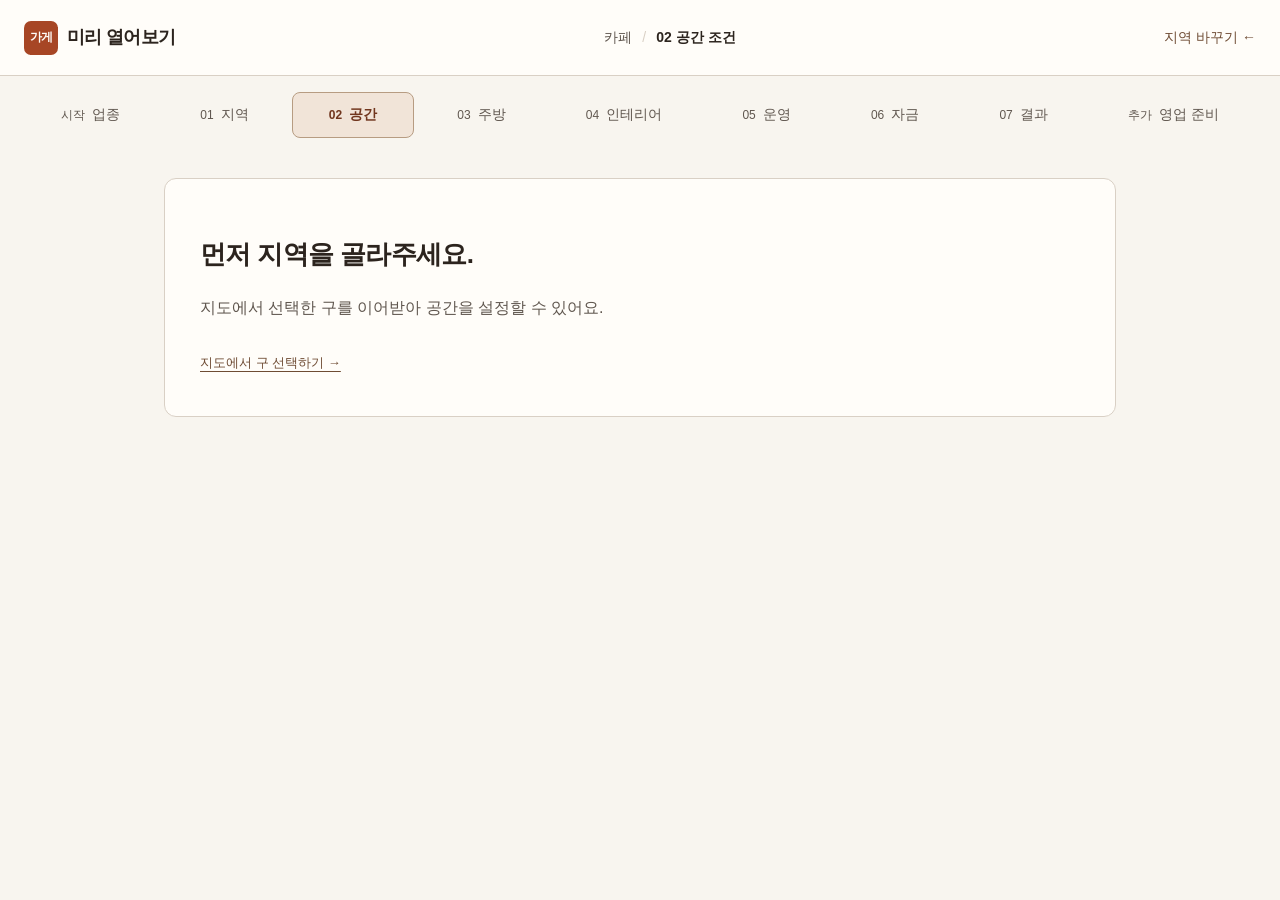
<file: space.html>
<!doctype html>
<html lang="ko"><head><meta charset="utf-8"><meta name="viewport" content="width=device-width,initial-scale=1"><title>공간 조건 — 가게 미리 열어보기</title><link rel="stylesheet" href="map.css"><link rel="stylesheet" href="space.css"><link rel="stylesheet" href="startup-budget.css"><link rel="stylesheet" href="readability.css"></head>
<body class="readable-ui ui-page-space space-page"><a class="skip" href="#area">공간 조건 입력으로 건너뛰기</a>
<header class="map-header"><a class="brand" href="index.html"><span class="brand-mark" aria-hidden="true">가게</span>미리 열어보기</a><nav aria-label="현재 단계"><span>카페</span><span class="step-divider">/</span><strong>02 공간 조건</strong></nav><a class="home-link" id="header-map-link" href="map.html">지역 바꾸기 ←</a></header>
<main class="space-main">
 <section id="load-message" class="load-message" role="status"><h1>선택한 지역을 불러오고 있어요.</h1><p>공간 조건과 참고자료를 준비합니다.</p></section>
 <div id="space-content" hidden>
  <div class="space-intro"><div class="region-line"><span id="district-name" class="region-chip"></span><a id="change-region" href="map.html">지역 바꾸기</a></div><p class="eyebrow">지역을 골랐다면, 이제 가게의 크기</p><h1>어떤 공간에 열어볼까요?</h1><p>면적과 층을 바꾸며 공간 비용을 비교해 보세요. 금액은 참고자료와 가정으로 계산한 <strong>모의 가격</strong>입니다.</p></div>
  <p class="estimate-notice">추정한 값으로, 실제 수치와 차이가 있을 수 있습니다.</p>
  <div id="comparison-return-box" class="comparison-return-box" hidden><a id="comparison-return" class="source-link" href="map.html">번화가 비교로 돌아가기 →</a><p id="comparison-return-help" class="field-help"></p></div>
  <form id="space-form" novalidate>
   <div class="space-grid"><div class="space-inputs">
    <section class="space-card"><div class="space-section-heading"><span>01</span><h2>가게의 크기와 층</h2></div>
     <div class="rent-area-control"><label for="rental-area">구 평균 / 번화가 주변</label><select id="rental-area" aria-describedby="rental-area-help"><option value="">구 평균</option></select><p id="rental-area-help" class="field-help"></p></div>
     <div class="dimensions-grid"><div class="field"><label for="area">가게 면적</label><div class="input-unit"><input id="area" name="area" type="number" min="0.1" max="10000" step="any" inputmode="decimal" value="66" aria-describedby="area-help area-error"><label class="sr-only" for="unit">면적 단위</label><select id="unit" name="unit"><option value="sqm">㎡</option><option value="pyeong">평</option></select></div><p id="area-help" class="field-help">약 19.97평</p><p id="area-error" class="field-error" hidden></p></div>
     <div class="field"><label for="floor">층</label><div class="input-unit"><label class="sr-only" for="floorZone">지상 또는 지하</label><select id="floorZone" name="floorZone"><option value="above">지상</option><option value="below">지하</option></select><input id="floor" name="floor" type="number" min="1" max="100" step="1" inputmode="numeric" value="1" aria-describedby="floor-help floor-error"><span>층</span></div><p id="floor-help" class="field-help">1층을 기준으로 층별 비율을 적용해요.</p><p id="floor-error" class="field-error" hidden></p></div></div>
     <div class="applied-floor"><div><span class="micro-label">이번 계산에 적용한 층별 비율</span><strong id="applied-ratio">—</strong><p id="ratio-origin"></p></div><span class="ratio-baseline">1층 = 100%</span></div>
     <details class="secondary-help"><summary>면적 계산 기준</summary><p class="field-help">면적을 같은 비율로 늘리면 모의 비용도 비례해 늘어나요. 전용·계약 면적의 차이는 반영하지 않은 계산입니다.</p></details>
    </section>
    <section class="space-card"><div class="space-section-heading"><h2>입지 가정</h2></div>
     <label class="location-alley-toggle" for="apply-alley-location"><input type="checkbox" id="apply-alley-location" aria-describedby="location-toggle-help location-compare-apply-status"> 골목길 적용</label>
     <p id="location-toggle-help" class="field-help">체크하면 골목길, 해제하면 대로변 조건을 적용해요.</p>
     <p id="location-compare-apply-status" class="field-help" role="status"></p>
     <details class="location-advanced"><summary>입지 지수 직접 조정</summary>
     <div class="field"><label for="locationType">도로·골목 조건</label><select id="locationType"><option value="baseline">기준 입지</option><option value="road">대로변 · 예시 가정</option><option value="side">이면도로 · 예시 가정</option><option value="alley">골목 안쪽 · 예시 가정</option><option value="custom">직접 설정</option></select><p id="locationType-error" class="field-error" hidden></p></div>
     <div class="dimensions-grid"><div class="field"><label for="rentFactor">임대료 지수 (기준 100)</label><input id="rentFactor" type="number" min="1" max="300" step="any" value="100" inputmode="decimal" aria-describedby="location-help rentFactor-error"><p id="rentFactor-error" class="field-error" hidden></p></div><div class="field"><label for="trafficFactor">유동 가정 지수 (기준 100)</label><input id="trafficFactor" type="number" min="0" max="300" step="any" value="100" inputmode="decimal" aria-describedby="location-help trafficFactor-error"><p id="trafficFactor-error" class="field-error" hidden></p></div></div>
     <p id="location-impact" class="field-help" role="status"></p><p id="location-help" class="field-help">이면도로는 임대료 90·유동 80, 골목 안쪽은 임대료 80·유동 60으로 시작하는 예시입니다. 통계로 검증된 할인율이 아니며 자유롭게 바꿀 수 있어요. 기준 100은 선택 지역의 참고값에 대한 가정이며 대로변 실측값이 아닙니다. 유동인구 추정에 적용하는 가정이며 매장 방문객이나 매출로 환산하지 않습니다.</p>
     </details>
     <p id="location-flow" class="flow-highlight" role="status"></p>
     <details><summary>입지 가정의 근거와 한계</summary><p class="field-help">도로 접면·접근성은 임대료와 관련이 있지만 모든 골목이 저렴하거나 한산한 것은 아닙니다. 지역 자료로 골목별 할인율을 확정할 수 없어 예시값을 사용합니다. 금액 직접 입력에는 임대료 지수를 다시 적용하지 않아요.</p><p class="field-help"><a href="https://www.kci.go.kr/kciportal/ci/sereArticleSearch/ciSereArtiView.kci?sereArticleSearchBean.artiId=ART003039973" target="_blank" rel="noopener">서울시 상가 유형별 매출과 임료 차이분석 ↗</a> · <a href="https://golmok.seoul.go.kr/introduce.do" target="_blank" rel="noopener">서울시 임대시세 자료 안내 ↗</a></p></details>
    <details id="location-compare" class="location-comparison">
     <summary id="location-compare-title">대로변 · 골목길 비교해보기</summary>
     <p id="location-compare-condition" class="field-help"></p>
     <p class="field-help">위에서 평수나 층을 바꾸면 양쪽에 함께 적용해요. 두 입지의 지수는 따로 조절할 수 있어요.</p>
     <div class="location-compare-controls">
      <fieldset><legend>대로변 가정</legend><label for="road-rent">임대료 지수</label><input id="road-rent" type="number" min="1" max="300" step="any" value="100" inputmode="decimal" aria-describedby="location-compare-help road-rent-error"><p id="road-rent-error" class="field-error" hidden></p><label for="road-traffic">유동 가정 지수</label><input id="road-traffic" type="number" min="0" max="300" step="any" value="100" inputmode="decimal" aria-describedby="location-compare-help road-traffic-error"><p id="road-traffic-error" class="field-error" hidden></p></fieldset>
      <fieldset><legend>골목길 가정</legend><label for="alley-rent">임대료 지수</label><input id="alley-rent" type="number" min="1" max="300" step="any" value="80" inputmode="decimal" aria-describedby="location-compare-help alley-rent-error"><p id="alley-rent-error" class="field-error" hidden></p><label for="alley-traffic">유동 가정 지수</label><input id="alley-traffic" type="number" min="0" max="300" step="any" value="60" inputmode="decimal" aria-describedby="location-compare-help alley-traffic-error"><p id="alley-traffic-error" class="field-error" hidden></p></fieldset>
     </div>
     <div class="location-compare-save"><p id="location-compare-save-status" class="field-help" role="status"></p><button type="button" id="location-compare-save">지수 다시 저장</button></div>
     <p id="location-compare-help" class="field-help">기준 100은 지역 참고값입니다. 대로변 100·100, 골목길 80·60은 비교를 위한 예시이며 실제 대로변·골목의 통계가 아닙니다. 유동 지수는 아래 하루 평균 유동인구 추정에 적용합니다.</p>
     <p id="location-compare-status" class="field-help" role="status"></p>
     <table class="reference-table location-compare-table"><caption>동일 면적·층 · 가정 기반 추정금액</caption><thead><tr><th scope="col">항목</th><th scope="col">대로변</th><th scope="col">골목길</th></tr></thead><tbody>
      <tr><th scope="row">보증금</th><td id="road-deposit-value">—</td><td id="alley-deposit-value">—</td></tr><tr><th scope="row">월세</th><td id="road-monthly-value">—</td><td id="alley-monthly-value">—</td></tr><tr><th scope="row">하루 평균 유동인구</th><td id="road-flow-value">—</td><td id="alley-flow-value">—</td></tr><tr><th scope="row">유동 지수</th><td id="road-traffic-value">—</td><td id="alley-traffic-value">—</td></tr>
     </tbody></table>
     <div class="location-compare-deltas" aria-label="대로변 대비 골목길 차이"><strong>대로변 대비 골목길</strong><p id="location-deposit-delta">—</p><p id="location-monthly-delta">—</p><p id="location-traffic-delta">—</p><p id="location-flow-delta">—</p></div>
     <details class="secondary-help"><summary>지수 저장과 차이 계산 안내</summary><p class="field-help">유효한 지수는 번화가별로 이 브라우저에 자동 저장되며, 구 평균은 별도로 저장됩니다. ‘골목길 적용’ 체크로 입지를 선택한 뒤 ‘공간 조건 저장’으로 확정할 수 있습니다. 직접 입력한 금액은 유지되며, 저장된 비교안은 자동으로 덮어쓰지 않아요. 금액 차이는 골목길 − 대로변, 비율은 대로변 기준이며 반올림으로 미세한 차이가 날 수 있어요.</p></details>
    </details>
    </section>
    <section class="space-card cost-card"><div class="space-section-heading"><span>02</span><h2>이 공간의 모의 가격</h2><span id="cost-mode-badge" class="small-badge">가정 기반</span></div>
     <fieldset class="price-mode"><legend class="sr-only">금액 계산 방식</legend><label><input type="radio" name="priceMode" value="auto" checked> 모의 가격 계산</label><label><input type="radio" name="priceMode" value="manual"> 금액 직접 입력</label></fieldset>
     <p id="price-explanation" class="field-help">보증금은 월세 12개월분, 권리금은 6개월분으로 가정합니다. 실제 시세 예측이 아닙니다.</p>
     <div class="cost-fields">
      <div class="cost-field"><div><label for="deposit">보증금</label><p>계약 동안 묶이는 돈</p></div><div><div class="money-input"><input id="deposit" type="number" min="0" max="10000000" step="0.1" inputmode="decimal" readonly aria-describedby="deposit-error"><span>만원</span></div><p id="deposit-error" class="field-error" hidden></p></div></div>
      <div class="cost-field"><div><label for="monthly">월세</label><p>매달 지출하는 돈</p></div><div><div class="money-input"><input id="monthly" type="number" min="0" max="10000000" step="0.1" inputmode="decimal" readonly aria-describedby="monthly-error"><span>만원 / 월</span></div><p id="monthly-error" class="field-error" hidden></p></div></div>
      <div class="cost-field"><div><label for="premium">권리금</label><p>영업·시설 인수 비용 가정</p></div><div><div class="money-input"><input id="premium" type="number" min="0" max="10000000" step="0.1" inputmode="decimal" readonly aria-describedby="premium-error"><span>만원</span></div><p id="premium-error" class="field-error" hidden></p></div></div>
     </div>
     <p id="calculation-warning" class="calculation-warning" role="status" hidden></p>
     <div class="upfront-total"><span>공간 확보에 필요한 초기 금액<small>보증금 + 권리금</small></span><output id="upfront">—</output></div>
     <details class="secondary-help"><summary>초기 금액에 포함되는 비용</summary><p class="field-help">월세·관리비·부가세·중개보수·공사비는 위 초기 금액에 포함하지 않았어요. 보증금은 회수 가능 자금이며, 초기 금액 전체가 손실을 뜻하지는 않아요.</p></details>
    </section>
    <section class="space-card assumptions-card"><details id="assumptions"><summary>모의 계산 가정 조정</summary><p class="field-help">다음 수치는 통계가 아닌 시뮬레이터 가정입니다. 자유롭게 바꿔 비교해 보세요.</p>
     <div class="assumptions-grid"><div class="field"><label for="depositMonths">보증금 = 월세 × 개월수</label><div class="input-unit"><input id="depositMonths" type="number" min="0" max="120" step="any" value="12" aria-describedby="depositMonths-error"><span>개월</span></div><p id="depositMonths-error" class="field-error" hidden></p></div>
     <div class="field"><label for="premiumMonths">권리금 = 월세 × 개월수</label><div class="input-unit"><input id="premiumMonths" type="number" min="0" max="120" step="any" value="6" aria-describedby="premiumMonths-error"><span>개월</span></div><p class="field-help">권리금 없는 경우 0을 입력하세요.</p><p id="premiumMonths-error" class="field-error" hidden></p></div>
     <div class="field"><label for="adjustmentPercent">지역 참고 단가 조정</label><div class="input-unit"><input id="adjustmentPercent" type="number" min="1" max="500" step="any" value="100" aria-describedby="adjustmentPercent-error"><span>%</span></div><p class="field-help">100%이면 참고 단가 그대로 적용해요.</p><p id="adjustmentPercent-error" class="field-error" hidden></p></div>
     <div class="field"><label for="floorRatioOverride">층별 비율 직접 지정</label><div class="input-unit"><input id="floorRatioOverride" type="number" min="1" max="300" step="any" placeholder="공식 비율" aria-describedby="floorRatioOverride-help floorRatioOverride-error"><span>%</span></div><p id="floorRatioOverride-help" class="field-help">비우면 공식 비율을 사용해요. 층을 바꾸면 초기화돼요.</p><p id="floorRatioOverride-error" class="field-error" hidden></p></div></div>
     <div class="formula"><strong>계산 방법</strong><p>월 환산액 = 선택한 구·행정동 1층 단가 × 면적(㎡) ÷ 3.3 × 층별 비율 × 단가 조정률 × 입지 임대료 지수 ÷ 100</p><p>모의 월세 = 월 환산액 ÷ (1 + 0.01 × 보증금 개월수)</p><p>보증금 = 모의 월세 × 보증금 개월수<br>권리금 = 모의 월세 × 권리금 개월수</p><p>0.01은 서울시 자료의 연 12% 환산율을 월로 나눈 값입니다. 권리금의 월세 배수는 통계로 검증된 관계가 아닙니다. 표시는 천 원 단위로 반올림합니다. 유동 지수는 금액이나 매출 계산에 곱하지 않습니다.</p></div>
    </details></section>
    <div class="save-row space-actions"><button id="save-space" class="primary-button" type="submit">공간 조건 저장</button><button id="kitchen-next" class="primary-button next-step-button" type="submit">저장하고 3페이지 주방·설비로 →</button><p id="save-status" role="status" aria-live="polite">조건을 정한 뒤 저장해 주세요.</p></div>
   </div>
   <details class="reference-panel" id="space-reference"><summary>참고자료 · 공식 통계와 비교</summary>
    <div class="reference-heading"><p class="eyebrow">계산 근거를 직접 확인하세요</p><h2>공식 통계와 비교</h2><p>원자료와 내가 적용한 가정을 나란히 확인할 수 있어요.</p></div>
    <div id="reference-error" class="calculation-warning" hidden>참고자료를 불러오지 못했어요. 금액 직접 입력은 사용할 수 있습니다. <button type="button" id="retry-reference">자료 다시 불러오기</button></div>
    <div id="space-flow-source"></div><div id="reference-content" hidden>
     <section class="reference-block"><h3>지역별 참고 단가</h3><p id="rent-source-meta" class="source-meta"></p><table class="reference-table"><caption>서울시 원자료 · 원 / 3.3㎡ / 월 환산임대료</caption><thead><tr><th scope="col">층 구분</th><th scope="col">원자료 단가</th></tr></thead><tbody><tr><th scope="row">1층 · 계산 기준</th><td id="source-first">—</td></tr><tr><th scope="row">1층 외 · 비교용</th><td id="source-other">—</td></tr></tbody></table><a class="source-link" href="https://golmok.seoul.go.kr/stateArea.do" target="_blank" rel="noopener">서울시 원본에서 확인 ↗</a><p class="field-help">보증금 환산분을 포함한 금액입니다. 위 단가 자체가 현금 월세는 아닙니다.</p></section>
     <section class="reference-block"><h3>층별 임대료와 비율</h3><p id="floor-source-meta" class="source-meta"></p><table class="reference-table floor-table"><caption>한국부동산원 원자료 · 임대료 천 원/㎡·월</caption><thead><tr><th scope="col">층</th><th scope="col">환산임대료</th><th scope="col">1층 대비</th></tr></thead><tbody id="floor-reference-rows"></tbody></table><p id="comparison-note" class="comparison-note"></p><a class="source-link" href="https://www.reb.or.kr/r-one/portal/stat/easyStatPage/T261943143757415.do" target="_blank" rel="noopener">한국부동산원 공식 통계표 ↗</a></section>
     <div class="reference-limit"><strong>통계와 모의 가격은 이렇게 달라요</strong><p>서울시의 선택한 구·행정동 1층 단가에 한국부동산원의 서울 전체 중대형 상가 비율을 곱했습니다. 기관·표본·기준분기가 다른 자료를 결합한 <strong>모의 가정</strong>이며, 선택한 지역의 실제 층별 가격표가 아닙니다.</p><p>보증금 12개월·권리금 6개월은 처음 제시한 가정입니다. 직접 바꾼 값은 위 계산에 적용됩니다.</p><details><summary>자료 범위와 계산 한계</summary><p>서울시 단가는 최근 1년간 서울신용보증재단 보증 고객 표본을 기반으로 한 추정값이며 카페에 한정되지 않습니다. 표본 수·오차 범위, 전용/계약 면적 기준, 관리비·VAT 포함 여부는 확인되지 않았습니다.</p><p>R-ONE 비율은 서울 전체 중대형 상가 기준입니다. 지하 2층 이하는 제공하지 않아 직접 비율 입력이 필요하고, 지상 6층 이상은 하나의 구간을 사용합니다. 층이 높아질수록 항상 더 싸지는 것은 아닙니다.</p><a class="source-link" href="https://golmok.seoul.go.kr/source.do" target="_blank" rel="noopener">서울시 자료 정의 ↗</a><a class="source-link" href="https://www.reb.or.kr/reb/cm/cntnts/cntntsView.do?mi=10335&amp;cntntsId=1049&amp;statId=S237220284" target="_blank" rel="noopener">한국부동산원 통계 설명 ↗</a></details></div>
    </div>
   </details></div>
  </form>
 </div>
</main><noscript><p>공간 조건 입력과 모의 계산을 사용하려면 JavaScript를 켜주세요. <a href="map.html">지역 지도로 돌아가기</a></p></noscript>
<script src="js/cost-reference.js"></script><script src="js/price-model.js"></script><script src="js/kitchen-model.js"></script><script src="js/interior-model.js"></script><script src="js/operations-model.js"></script><script src="js/live-model.js?v=cafe-plan-2"></script><script src="js/supplies-finance.js?v=cafe-plan-2"></script><script src="js/funding-model.js"></script><script src="js/results-model.js?v=cafe-plan-2"></script><script src="js/plan-link.js?v=cafe-plan-2"></script><script src="js/startup-budget.js?v=cafe-plan-2"></script><script src="js/footfall-model.js"></script><script src="js/space-model.js"></script><script src="js/space.js"></script><script src="js/readability.js"></script></body></html>
</file>
<file: map.css>
@charset "UTF-8";
.hotspot-marker{background:var(--surface);color:var(--ink);border:2px solid var(--accent);border-radius:9px;box-shadow:0 2px 7px #2C1E1733;cursor:pointer;text-align:center}.hotspot-label{display:flex;flex-direction:column;justify-content:center;height:100%;padding:3px 5px;line-height:1.35}.hotspot-name{font-size:12px;font-weight:650;overflow:hidden;text-overflow:ellipsis;white-space:nowrap}.hotspot-label strong{font-size:13px;font-variant-numeric:tabular-nums;color:#963C1D}.hotspot-marker.is-cluster{border-style:dashed;background:#FFF2DD}.hotspot-marker.is-cluster strong{font-size:12px}.hotspot-marker.is-selected{border-color:var(--ink);background:var(--accent);color:#fff;box-shadow:0 0 0 3px #FEFBF7,0 3px 10px #2C1E1744}.hotspot-marker.is-selected strong{color:#fff}.hotspot-marker:focus-visible{outline:3px solid var(--ink);outline-offset:3px}.hotspot-choices{display:grid;gap:7px;max-height:280px;overflow:auto;padding:4px 0}.hotspot-choices>strong{font-size:14px;margin:0 0 5px}.hotspot-choices button{min-height:44px;width:100%;font-size:13px;text-align:left;background:var(--surface);white-space:normal}.hotspot-choices button:last-child{font-size:12px;background:var(--paper)}.map-key span{font-size:12px;font-weight:400}
.rent-area-control{margin:0 0 20px}.rent-area-control label{display:block;font-size:14px;font-weight:650;margin-bottom:8px}.rent-area-control select{width:100%;min-height:44px;max-width:100%;font:inherit;font-size:14px;color:var(--ink);background:var(--surface);border:1px solid #89786B;border-radius:8px;padding:10px 8px}.rent-comparison{border-left:3px solid var(--accent);background:var(--paper);padding:12px;margin:0 0 18px}.rent-comparison strong{font-size:14px}.rent-comparison p{font-size:12px;color:var(--muted);margin:7px 0 0;overflow-wrap:anywhere}
.rent-basis{font-size:14px;margin:-7px 0 16px}.rent-pairs dd{font-size:18px;letter-spacing:-.5px;white-space:nowrap}.rent-pairs dd small{display:block;margin:2px 0 0!important}.rent-pairs dt small,.rent-vintage{font-size:12px;color:var(--muted)}.rent-vintage{margin:10px 0 14px}
:root{--paper:#F9F4EC;--surface:#FEFBF7;--ink:#2C1E17;--muted:#5E534B;--line:#DACFC3;--accent:#B34F2A;--soft:#FDDDCF}
*{box-sizing:border-box}body{margin:0;background:var(--paper);color:var(--ink);font:16px/1.55 "Pretendard Variable",Pretendard,"Apple SD Gothic Neo","Malgun Gothic",sans-serif}a{color:#6F4C34}button,input{font:inherit;color:inherit}button{cursor:pointer}button,input{min-height:44px;border:1px solid #89786B;border-radius:8px;background:var(--surface);padding:9px 12px}button:hover{background:#F2E8DB}a,button,input,summary{touch-action:manipulation}:focus-visible{outline:3px solid var(--accent);outline-offset:3px}[hidden]{display:none!important}.sr-only{position:absolute;width:1px;height:1px;overflow:hidden;clip-path:inset(50%)}.skip{position:absolute;top:-80px;left:16px;z-index:3000;background:var(--surface);padding:12px}.skip:focus{top:10px}
.map-header{height:72px;display:flex;align-items:center;justify-content:space-between;padding:0 28px;border-bottom:1px solid var(--line);background:var(--paper);gap:24px}.brand{font-size:18px;letter-spacing:-.6px;font-weight:750;color:var(--ink);text-decoration:none;display:flex;align-items:center;gap:9px;white-space:nowrap}.brand-mark{display:inline-flex;align-items:center;justify-content:center;width:34px;height:34px;background:var(--accent);color:var(--surface);border-radius:7px;font-size:12px;letter-spacing:-1px}.map-header nav{display:flex;gap:14px;font-size:14px}.map-header nav>span{color:var(--muted)}.step-divider{color:var(--line)!important}.home-link{font-size:14px;text-decoration:none}
.explore-layout{display:grid;grid-template-columns:minmax(0,1fr) 418px;min-height:calc(100dvh - 72px)}.explorer{min-width:0;display:flex;flex-direction:column;height:calc(100dvh - 72px);position:sticky;top:0}.map-topline{min-height:70px;padding:14px 24px;display:flex;justify-content:space-between;align-items:center;gap:12px}.map-topline strong{font-size:18px}.map-topline span{font-size:14px;color:var(--muted);margin-left:12px}.map-topline button{font-size:14px;background:transparent;border-color:var(--line)}.map-canvas{position:relative;flex:1;min-height:390px}#map{height:100%;width:100%;background:#EEE9DD}.district-search{position:absolute;z-index:800;left:24px;top:20px;width:330px;max-width:calc(100% - 96px);background:var(--surface);border:1px solid #B6A89A;border-radius:10px;box-shadow:0 3px 15px #2C1E1717}.search-row{display:flex;padding:6px;gap:6px}#search{width:0;flex:1;border:0;background:transparent;font-size:15px;padding:8px}#list-toggle{font-size:14px;padding:8px 11px;border-color:var(--line);white-space:nowrap}.district-results{display:none;border-top:1px solid var(--line);padding:10px}.district-search.is-open .district-results{display:block}#result-status{font-size:14px;margin:0 2px 9px;color:var(--muted)}#district-list{display:grid;grid-template-columns:1fr 1fr;gap:5px;max-height:250px;overflow:auto;overscroll-behavior:contain}.district-button{font-size:14px;text-align:left;border:0;border-radius:5px;padding:9px 10px}.district-button[aria-pressed=true]{background:var(--soft);font-weight:700}.district-button[aria-pressed=true]:after{content:' ✓';color:#6F4C34}.map-key{position:absolute;bottom:22px;left:24px;z-index:750;font-size:14px;background:var(--surface);border:1px solid var(--line);border-radius:6px;padding:9px 12px;pointer-events:none}.map-key i{display:inline-block;width:9px;height:9px;margin-right:8px;background:var(--accent);border-radius:2px}.map-bottom{min-height:54px;display:flex;align-items:center;gap:12px;padding:10px 24px;font-size:12px;flex-wrap:wrap}.map-bottom>p{margin:0;flex:1;color:var(--muted)}.boundary-vintage{white-space:nowrap;color:#6F4C34}.boundary-source{position:relative}.boundary-source summary{font-size:13px}.boundary-source[open]{position:absolute;bottom:52px;left:24px;max-width:450px;z-index:900;background:var(--surface);border:1px solid var(--line);border-radius:8px;padding:16px;font-size:14px}
.inspect{border-left:1px solid var(--line);background:var(--surface);padding:30px 28px;min-width:0}.eyebrow{font-size:13px;letter-spacing:.03em;color:#6F4C34;margin:0 0 6px}.inspector-heading h1{font-size:30px;line-height:1.3;letter-spacing:-1px;margin:0;font-weight:750}.selection-meta{font-size:13px;color:var(--muted);margin:12px 0 0}.selected-tag{background:var(--soft);color:#6F4C34;font-weight:600;padding:3px 7px;border-radius:4px;margin-right:6px}.panel-intro{font-size:14px;color:var(--muted);margin:18px 0 26px}.info-section{border-top:1px solid var(--line);padding:23px 0 20px}.section-title{display:flex;align-items:center;gap:9px;margin-bottom:17px}.section-title>span{font-size:12px;font-weight:600;color:#806C5D;font-variant-numeric:tabular-nums}.section-title h2{font-size:18px;letter-spacing:-.4px;margin:0}.section-title>small{margin-left:auto;font-size:12px;color:var(--muted)}.primary-state{font-size:19px;font-weight:650;margin:0 0 16px;letter-spacing:-.6px}.data-pairs{display:grid;grid-template-columns:1fr 1fr;gap:15px;margin:0 0 13px}.data-pairs>div+div{border-left:1px solid var(--line);padding-left:18px}dt{font-size:14px;color:var(--muted)}dd{margin:5px 0 0;font-size:16px;font-weight:600;font-variant-numeric:tabular-nums}.data-lines{margin:0 0 12px}.data-lines>div{display:flex;justify-content:space-between;align-items:center;gap:12px;margin:12px 0}.data-lines dd{font-size:15px;white-space:nowrap;margin:0}.data-lines dt small{display:block;font-size:12px;margin-top:1px}.short-note{font-size:13px;color:var(--muted);margin:12px 0 10px;line-height:1.6}details{font-size:14px;color:var(--muted)}summary{cursor:pointer;min-height:28px;line-height:28px}details p{font-size:14px;line-height:1.7}details[open]{padding-bottom:4px}.panel-footer{font-size:13px;color:var(--muted);padding-top:18px;border-top:1px solid var(--line);margin:0}
.leaflet-container{font:14px/1.5 "Malgun Gothic",sans-serif}.leaflet-control-zoom a{min-width:40px;min-height:40px;line-height:40px!important;color:var(--ink)!important;background:var(--surface)!important}.leaflet-control-attribution{font-size:10px!important}.district-label{background:var(--surface);border:1px solid #D5C4B4;border-radius:4px;color:var(--ink);box-shadow:none;font-size:12px;line-height:18px;padding:1px 5px;pointer-events:none}.district-label:before{display:none}.district-label.selected{background:var(--accent);color:var(--surface);border-color:var(--accent);font-weight:700}.leaflet-interactive{cursor:pointer}.leaflet-interactive:focus-visible{outline:none;stroke:#2C1E17;stroke-width:4}
@media(min-width:1450px){.explore-layout{grid-template-columns:minmax(0,1fr) 450px}.inspect{padding:34px}}
@media(max-width:1000px) and (min-width:761px){.explore-layout{grid-template-columns:minmax(0,1fr) 370px}.inspect{padding:24px 20px}.map-topline span{display:block;margin:1px 0 0}.district-search{left:16px;width:280px}.map-topline{padding:12px 16px}.map-key{left:16px;font-size:12px}.map-bottom{padding:10px 16px}}
@media(max-width:760px){.map-header{height:62px;padding:0 16px;gap:12px}.brand{font-size:15px}.brand-mark{width:29px;height:29px;font-size:11px}.map-header nav{font-size:12px;gap:7px}.home-link{display:none}.explore-layout{display:block;min-height:0}.explorer{height:auto;position:static}.map-topline{padding:12px 16px;min-height:66px}.map-topline strong{font-size:16px}.map-topline span{display:block;margin:0;font-size:12px}.map-topline button{font-size:12px}.map-canvas{height:460px;min-height:0;flex:none}.district-search{left:12px;top:12px;width:300px;max-width:calc(100% - 70px)}.map-key{left:12px;bottom:22px;font-size:12px;padding:7px 10px}.map-bottom{padding:10px 16px;gap:8px;font-size:12px}.map-bottom>p{flex-basis:100%;font-size:12px}.boundary-source[open]{left:12px;right:12px;bottom:85px}.inspect{border-left:0;border-top:1px solid var(--line);padding:26px 22px}.inspector-heading h1{font-size:27px}.panel-intro{margin-bottom:22px}.info-section{padding:21px 0}.leaflet-control-zoom a{min-height:44px;min-width:40px;line-height:44px!important}.district-label{font-size:10px;padding:0 3px;line-height:16px}.data-lines dt small{font-size:12px}summary{min-height:44px;line-height:1.5;display:list-item;padding-top:11px;padding-bottom:10px}}
@media(prefers-reduced-motion:reduce){*{scroll-behavior:auto!important;transition:none!important}}
.space-next{display:flex;align-items:center;justify-content:space-between;gap:14px;background:var(--accent);color:#fff;border-radius:7px;padding:12px 14px;margin-top:18px;font-size:14px;font-weight:650;text-decoration:none;min-height:46px}.space-next:hover{background:#923E21;color:#fff}

.data-vintage{font-size:13px;color:#6F4C34;line-height:1.6;margin:16px 0 0}.data-vintage span{color:var(--muted);font-size:12px}.data-notice{font-size:14px;background:var(--paper);padding:12px;border-radius:8px}.data-notice button{display:block;margin-top:10px;font-size:14px}.population-pairs dd,.cafe-pairs dd{font-size:24px;letter-spacing:-.6px;line-height:1.35}.data-pairs dd small{font-size:13px;margin-left:4px;font-weight:400;letter-spacing:0}.cafe-pairs dt small{font-size:12px}.distribution{margin:20px 0}.distribution h3{font-size:14px;font-weight:650;margin:18px 0 10px}.share-list{margin:0}.share-list>div{display:grid;grid-template-columns:68px minmax(0,1fr);gap:10px;align-items:center;margin:9px 0}.share-list dt{font-size:13px;font-variant-numeric:tabular-nums}.share-list dd{display:flex;align-items:center;gap:10px;margin:0;font-size:13px;font-weight:500}.share-list dd>span:last-child{width:42px;text-align:right;flex-shrink:0}.share-track{display:block;flex:1;height:7px;border-radius:3px;background:#EFE5D9;overflow:hidden}.share-track i{display:block;height:100%;background:var(--accent);border-radius:3px}.day-shares{display:grid;grid-template-columns:repeat(7,minmax(0,1fr));margin:0;gap:3px;padding:10px 0;border-top:1px solid var(--line);border-bottom:1px solid var(--line)}.day-shares>div{text-align:center}.day-shares dt{font-size:13px}.day-shares dd{font-size:12px;font-weight:600;white-space:nowrap;margin:4px 0 0}.day-shares>div:nth-last-child(-n+2) dt{color:var(--accent)}.info-section details a{display:inline-block;overflow-wrap:anywhere}.data-lines dd{white-space:normal;text-align:right}
@media(max-width:380px){.population-pairs dd,.cafe-pairs dd{font-size:21px}.inspect{padding:24px 16px}.data-pairs{gap:10px}.data-pairs>div+div{padding-left:12px}.day-shares{gap:0}}


#district-list .hotspot-result{grid-column:1 / -1;white-space:pre-line;line-height:1.65;min-height:60px;border:1px solid var(--line);font-size:13px}#district-list .hotspot-result::first-line{font-size:15px;font-weight:650}
.map-actions{display:flex;gap:8px;flex-wrap:wrap;justify-content:flex-end}.map-topline #compare-open{background:var(--ink);color:var(--surface);border-color:var(--ink)}#compare-add{width:100%;margin-top:10px;border-color:var(--accent);color:#923E21;font-size:14px}
#compare-dialog{width:min(960px,calc(100% - 32px));max-height:calc(100dvh - 32px);padding:28px;border:1px solid var(--line);border-radius:16px;background:var(--surface);color:var(--ink);overscroll-behavior:contain}#compare-dialog::backdrop{background:#2C1E1780}.compare-heading{display:flex;justify-content:space-between;align-items:center;gap:12px}.compare-heading h2{font-size:24px;line-height:1.4;margin:0}.compare-heading button{flex-shrink:0}#compare-basis{font-size:14px;color:var(--muted);background:var(--paper);border-radius:8px;padding:12px;margin:18px 0}.compare-picker{border:0;padding:0;margin:0}.compare-picker legend{font-size:14px;font-weight:650;margin-bottom:10px}#compare-options{display:grid;grid-template-columns:repeat(4,minmax(0,1fr));gap:8px;max-height:206px;overflow:auto;padding:3px}#compare-options label{display:flex;align-items:center;gap:8px;min-height:44px;border:1px solid var(--line);border-radius:8px;padding:7px 9px;cursor:pointer;font-size:13px}#compare-options label:has(input:checked){border-color:var(--accent);background:var(--soft)}#compare-options input{width:18px;height:18px;min-height:18px;flex-shrink:0;margin:0;accent-color:var(--accent)}.compare-toolbar{display:flex;justify-content:space-between;align-items:center;gap:12px;margin:20px 0 8px}.compare-toolbar p{margin:0;font-size:14px}.compare-toolbar button{font-size:13px}.compare-toolbar button:disabled{opacity:.5;cursor:default}.compare-prices{width:100%;border-collapse:collapse;table-layout:fixed;font-size:16px;font-variant-numeric:tabular-nums}.compare-prices caption{text-align:left;font-size:12px;color:var(--muted);padding:0 0 10px}.compare-prices th,.compare-prices td{padding:14px 12px;border-bottom:1px solid var(--line);text-align:right;vertical-align:middle}.compare-prices thead th{background:var(--paper);font-size:14px}.compare-prices th:first-child{width:44%;text-align:left}.compare-prices td{font-weight:700}.compare-prices small{display:block;color:var(--muted);font-size:12px;font-weight:400}.compare-prices tbody button{background:none;border:0;padding:0;min-height:44px;font-weight:650;text-align:left;text-decoration:underline;text-underline-offset:3px}.compare-premium{display:block;color:#923E21;font-size:12px;font-weight:600;margin-top:4px}.compare-note{font-size:12px;line-height:1.7;color:var(--muted);margin:12px 0 0}.compare-empty{background:var(--paper);border-radius:8px;padding:24px;font-size:14px;text-align:center}
@media(max-width:760px){.map-topline{flex-wrap:wrap}.map-actions{width:100%;justify-content:flex-start}.map-actions button{flex:1}#compare-dialog{width:calc(100% - 16px);max-height:calc(100dvh - 16px);padding:16px 12px;border-radius:12px}.compare-heading h2{font-size:19px}.compare-heading .eyebrow{font-size:12px}#compare-basis{font-size:12px;padding:10px}#compare-options{grid-template-columns:repeat(2,minmax(0,1fr));max-height:168px}.compare-prices{font-size:13px}.compare-prices th,.compare-prices td{padding:10px 4px}.compare-prices thead th{font-size:12px}.compare-prices th:first-child{width:42%}.compare-prices tbody button{font-size:13px}.compare-toolbar{margin-top:14px}}
.compare-area{border:1px solid var(--line);border-radius:10px;padding:14px;margin-top:18px}.compare-area h3{font-size:15px;margin:0 0 10px}.compare-area-modes,.compare-presets{display:flex;gap:8px;flex-wrap:wrap}.compare-area button{font-size:13px;padding:7px 12px}.compare-area button[aria-pressed=true]{background:var(--soft);border-color:var(--accent);font-weight:650}.compare-area-input{display:flex;align-items:center;gap:8px;flex-wrap:wrap;margin:12px 0;font-size:14px}.compare-area-input input{width:116px;font-size:18px;font-weight:650;text-align:right}.compare-area-input input[aria-invalid=true]{border:2px solid #A02C22}.compare-area-input label{font-weight:600}#compare-sqm{font-size:13px;color:var(--muted)}#compare-area-help,#compare-area-error{font-size:12px;margin:10px 0 0}#compare-area-error{color:#A02C22}#compare-area-error:empty{display:none}.compare-prices td{overflow-wrap:anywhere}@media(max-width:760px){.compare-area{padding:10px}.compare-presets{gap:6px}.compare-presets button{padding:6px 10px}.compare-area-input{gap:6px}.compare-area-input input{width:98px}}
.compare-presets{display:grid;grid-template-columns:repeat(6,minmax(0,1fr))}@media(max-width:760px){.compare-presets{grid-template-columns:repeat(3,minmax(0,1fr))}}
.compare-floor-control{display:flex;align-items:center;flex-wrap:wrap;gap:10px;margin-top:16px;font-size:14px}.compare-floor-control label{font-weight:650}.compare-floor-control select{min-height:44px;min-width:138px;padding:8px 12px;border:1px solid #89786B;border-radius:8px;background:var(--surface);color:var(--ink);font:inherit}.compare-floor-control span{font-size:12px;color:var(--muted)}.compare-floor-source{margin-top:10px;font-size:12px}.compare-floor-source p{font-size:12px;line-height:1.7}
.compare-scope{display:flex;gap:8px;margin-top:16px}.compare-scope button{flex:1;font-size:14px}.compare-scope button[aria-pressed=true]{background:var(--ink);color:var(--surface);border-color:var(--ink)}.compare-row-controls{max-width:240px;margin-top:10px;font-size:13px;font-weight:400}.compare-row-controls label{display:grid;grid-template-columns:30px minmax(0,1fr);align-items:center;gap:5px;margin:6px 0}.compare-row-controls label>span{display:flex;gap:5px;align-items:center}.compare-row-controls input{width:100%;min-width:0;min-height:44px;padding:7px;text-align:right;font-size:14px}.compare-row-controls select{width:100%;min-width:0;min-height:44px;padding:7px 3px;font:inherit;border:1px solid #89786B;border-radius:8px;color:var(--ink);background:var(--surface)}.compare-row-controls input[aria-invalid=true]{border:2px solid #A02C22}.compare-row-controls [data-item-summary]{line-height:1.6;margin-top:8px}.compare-row-controls [data-item-error]{color:#A02C22;line-height:1.6;margin-top:4px}.compare-row-controls [data-item-error]:empty{display:none}.compare-prices.is-individual td{vertical-align:top;padding-top:28px}@media(max-width:760px){.compare-scope button{font-size:12px;padding:8px}.compare-row-controls{font-size:12px}.compare-row-controls label{grid-template-columns:24px minmax(0,1fr);gap:3px}.compare-row-controls input{padding:5px;font-size:13px}.compare-row-controls select{font-size:12px}.compare-prices.is-individual th:first-child{width:47%}}
[data-item-handoff]{margin-top:12px}.compare-space-link{display:inline-flex;align-items:center;min-height:44px;border:1px solid var(--accent);border-radius:7px;padding:8px;color:#923E21;font-size:12px;line-height:1.5;text-decoration:none}.compare-space-link:hover{background:var(--soft)}

.compare-pricing-label{display:inline-block;margin-top:8px;padding:3px 7px;border:1px solid var(--line);border-radius:5px;background:var(--paper);font-size:12px;font-weight:650}.compare-prices tbody .compare-estimate-reset{display:block;font-size:12px;line-height:1.5;min-height:44px;color:var(--accent)}

.compare-prices .compare-estimate{margin-top:12px;line-height:1.6}.compare-estimate span,.compare-difference span{display:block}.compare-prices .compare-difference{margin-top:8px;line-height:1.6;color:var(--ink)}.compare-difference strong{font-weight:650}

.compare-sort-control{display:flex;align-items:center;gap:10px;margin-top:12px;font-size:14px}.compare-sort-control label{font-weight:650}.compare-sort-control select{min-height:44px;max-width:100%;padding:8px 12px;border:1px solid #89786B;border-radius:8px;background:var(--surface);color:var(--ink);font:inherit}#compare-sort-help{margin:8px 0 14px}

.compare-budget{min-width:0;margin:16px 0;padding:14px;border:1px solid var(--line);border-radius:10px}.compare-budget legend{font-size:15px;font-weight:650}.compare-budget-fields{display:grid;grid-template-columns:repeat(2,minmax(0,1fr));gap:12px}.compare-budget-fields label{font-size:13px}.compare-budget-fields label>span{display:flex;align-items:center;gap:6px;margin-top:6px}.compare-budget-fields input{width:100%;min-width:0;min-height:44px;padding:8px;text-align:right;font-size:14px}.compare-budget-fields small{display:block;color:#A02C22;font-size:12px;margin-top:5px}.compare-budget-fields input[aria-invalid=true]{border:2px solid #A02C22}.compare-budget-actions{display:flex;align-items:center;justify-content:space-between;gap:10px;margin-top:10px;flex-wrap:wrap}.compare-budget-actions label{display:flex;gap:8px;align-items:center;min-height:44px;font-size:14px}.compare-budget-actions input{width:18px;height:18px;min-height:18px;accent-color:var(--accent)}.compare-budget-actions button{font-size:12px}@media(max-width:760px){.compare-budget{padding:10px}.compare-budget-fields{grid-template-columns:1fr}}

.compare-budget-fields label>span{white-space:nowrap}

.compare-prices .compare-budget-gap{margin-top:10px;padding:6px 4px;border:1px solid var(--line);border-radius:6px;line-height:1.6;color:var(--muted);background:var(--paper)}.compare-budget-gap strong,.compare-budget-gap span{display:block}.compare-prices .compare-budget-gap.is-over{color:#9C241B;background:#FFF0EC;border-color:#C55649;border-left-width:3px;font-weight:700}.compare-prices .compare-budget-gap.is-under{color:#285E46;background:#EDF5EE;border-color:#A8C3AD}.compare-prices .compare-budget-gap.is-equal{color:var(--ink)}

.compare-plans{border:1px solid var(--line);border-radius:10px;margin-top:16px;padding:12px}.compare-plans summary{font-size:14px;font-weight:650;cursor:pointer;min-height:44px;align-content:center}.compare-plans>label{display:block;margin:12px 0 6px;font-size:13px;font-weight:650}.compare-plan-controls{display:flex;align-items:center;gap:8px}.compare-plan-controls input,.compare-plan-controls select{min-width:0;flex:1;width:100%;min-height:44px;padding:8px;border:1px solid #89786B;border-radius:8px;background:var(--surface);color:var(--ink);font-size:14px}.compare-plan-controls button{flex-shrink:0;font-size:13px}.compare-plans button:disabled{opacity:.5;cursor:default}#compare-plan-undo{margin-top:12px;font-size:13px}#compare-plan-status{color:var(--ink);font-weight:650}@media(max-width:760px){.compare-plan-controls{flex-wrap:wrap}.compare-plan-controls input,.compare-plan-controls select{flex-basis:100%}.compare-plan-controls button{width:100%}}

.compare-plan-manage{display:flex;flex-wrap:wrap;gap:8px;margin-top:12px}.compare-plan-manage button{font-size:13px}#compare-plan-delete{color:#9C241B;border-color:#C55649}.compare-plan-edit{margin-top:12px;padding-top:12px;border-top:1px solid var(--line)}.compare-plan-edit>label{display:block;margin-bottom:6px;font-size:13px;font-weight:650}

#compare-copy-current{background:var(--paper);border:1px solid var(--line);border-radius:8px;padding:12px}#compare-copy-current-label{color:var(--ink);font-weight:650;margin-top:0;overflow-wrap:anywhere}#compare-copy-update{font-size:13px;margin-top:8px}

#compare-ab-copy{width:100%;min-height:44px;font:inherit;border:1px solid #89786B;border-radius:8px;background:var(--surface);color:var(--ink);padding:8px;min-width:0}.ab-draft-control{display:flex!important;align-items:center;gap:9px;min-height:44px}.ab-draft-control input{flex:0 0 18px;width:18px;min-height:18px;accent-color:var(--accent)}.ab-names{display:grid;grid-template-columns:1fr 1fr;gap:10px}.ab-names>div{background:var(--paper);border:1px solid var(--line);border-radius:8px;padding:12px;min-width:0}.ab-names strong,.ab-names span{display:block;overflow-wrap:anywhere}.ab-names strong{color:var(--accent);font-size:13px}.ab-names span{font-weight:650;margin-top:4px}.ab-table{width:100%;table-layout:fixed;border-collapse:collapse;font-size:14px;margin:12px 0 20px}.ab-table caption{text-align:left;color:var(--muted);font-size:12px;padding:8px 0}.ab-table th,.ab-table td{text-align:left;vertical-align:top;padding:10px;border-bottom:1px solid var(--line);overflow-wrap:anywhere}.ab-table th:first-child{width:24%}.ab-table thead{background:var(--paper)}.ab-table small{display:block;font-size:12px;font-weight:400;margin-top:4px}.ab-changed td{background:#FFF0DE}.ab-delta th,.ab-delta td{font-size:13px}.ab-delta td strong{display:block}.ab-increase{color:#9B2D16}.ab-decrease{color:#21604D}.ab-muted,.ab-same{color:var(--muted)}.ab-card{border-top:2px solid var(--line);margin-top:24px}.ab-card h3{font-size:17px;margin:14px 0 0}.ab-card h3 small{font-size:12px;color:var(--muted);font-weight:400;display:inline-block;margin-left:8px}@media(max-width:600px){.ab-table th,.ab-table td{padding:9px 5px}.ab-table{font-size:13px}.ab-names>div{padding:9px}.ab-names span{font-size:14px}}
.ab-edit-actions{display:flex;gap:8px;flex-wrap:wrap;position:sticky;top:0;z-index:2;background:var(--surface);padding:8px 0}.ab-edit-actions button{font-size:13px}.ab-edit-label{display:block!important;font-size:12px!important;margin:0!important}.ab-edit-label input,.ab-edit-label select{display:block;width:100%;min-width:0;min-height:44px;font:inherit;font-size:15px;color:var(--ink);border:1px solid #89786B;border-radius:6px;background:var(--surface);padding:8px 5px;margin-top:5px}.ab-edit-label input[aria-invalid=true]{border:2px solid #9B2D16}

.compare-location-toggle{display:flex;align-items:center;gap:8px;min-height:44px;margin:8px 0;padding:6px 8px;border:1px solid var(--line);border-radius:8px;font-size:13px;cursor:pointer}.compare-location-toggle input{width:18px;height:18px;min-height:18px;margin:0;flex:0 0 18px;accent-color:#245743}
/* Page 1/2 estimates: one notice, explicit geography and daily units. */
.estimate-notice{margin:20px 0;padding:14px 18px;border-left:4px solid #9d4b2a;background:#fff1e5;color:#66351f;font-size:14px;line-height:1.7;font-weight:600}.flow-summary{margin-top:24px;padding:18px;background:#f0f5f1;border:1px solid #b9cebe;border-radius:10px}.flow-summary h3{font-size:16px!important;margin:0 0 10px!important}.flow-summary>strong{display:block;font-size:28px;color:#245743}.flow-summary small{display:block;margin-top:5px;font-size:13px}.flow-district-context,.flow-basis{font-size:13px;line-height:1.65;color:var(--muted)}.flow-distribution{margin:0}.flow-distribution>div{padding:10px 0;border-bottom:1px solid var(--line)}.flow-distribution dt{font-size:14px;margin-bottom:6px}.flow-distribution dd{display:grid;grid-template-columns:minmax(32px,1fr) 52px minmax(105px,auto);align-items:center;gap:10px;margin:0;font-size:13px;font-variant-numeric:tabular-nums}.flow-distribution dd>span:nth-child(2),.flow-distribution strong{text-align:right}.flow-distribution strong{font-size:14px;white-space:nowrap}.flow-method{margin-top:16px;line-height:1.8;font-size:14px}.flow-compare-scroll{overflow-x:auto;overscroll-behavior-inline:contain}.flow-compare-scroll .compare-prices{min-width:760px}.flow-compare-scroll .compare-prices th:first-child{width:34%}.flow-compare-scroll [data-flow] strong{display:block;color:#245743}.flow-compare-scroll [data-flow] small{margin-top:6px}.flow-compare-scroll:focus-visible{outline:2px solid #245743;outline-offset:3px}
/* Keep the monetary unit visible even when the table header has scrolled away. */
.flow-compare-scroll [data-price]::before{display:block;margin-bottom:8px;font-size:12px;font-weight:500;color:var(--muted)}.flow-compare-scroll [data-price="deposit"]::before{content:"보증금 · 만원"}.flow-compare-scroll [data-price="monthly"]::before{content:"월세 · 만원/월"}
</file>
<file: funding.css>
.fund-main{max-width:1280px;margin:auto;padding:38px 28px 64px}.intro{display:flex;align-items:center;justify-content:space-between;gap:32px;margin-bottom:32px}.intro h1{font-size:39px;letter-spacing:-1.4px;line-height:1.3;margin:8px 0 16px}.muted,.help{color:var(--muted)}.context{padding:22px 26px;border:1px solid var(--line);border-radius:12px;background:var(--surface);font-size:14px}.context>strong{font-size:20px}.context a,.edit-links a,.sources>a{display:inline-block;padding:10px 0;min-height:44px}.fund-grid{display:grid;grid-template-columns:minmax(0,1fr) 390px;gap:24px;align-items:start}.panel{padding:26px;background:var(--surface);border:1px solid var(--line);border-radius:14px;margin-bottom:20px;min-width:0}.panel h2{font-size:21px;letter-spacing:-.7px;margin:0}.panel h3{font-size:15px;margin:0 0 8px}.heading{display:flex;align-items:center;justify-content:space-between;gap:12px;margin-bottom:20px}.badge{font-size:12px;padding:5px 8px;background:#eee8d9;color:#67543d;border-radius:5px;white-space:nowrap}.eyebrow{font-size:12px;letter-spacing:.05em}.help{font-size:13px;line-height:1.75;margin:12px 0}.cost-list{margin:0}.cost-list>div,.summary-lines>div{display:flex;align-items:baseline;justify-content:space-between;gap:18px}.cost-list>div{padding:15px 0;border-bottom:1px solid var(--line)}.cost-list dt{color:var(--ink);font-size:15px}.cost-list dt small{display:block;color:var(--muted);font-size:12px;margin-top:4px}.cost-list dd{font-size:16px;text-align:right;flex-shrink:0}.edit-links{display:flex;flex-wrap:wrap;gap:0 18px;font-size:13px}.inset,.notice{background:#f7eddf;border:1px solid #d7c3a7;border-radius:9px;padding:18px;margin-top:14px}.notice{margin-bottom:20px}.notice a{display:inline-block;padding:12px}.inset>strong{font-size:15px}.field-grid{display:grid;grid-template-columns:1fr 1fr;gap:18px;margin-top:20px}label{display:block;font-size:14px;font-weight:600;min-width:0}input,select{display:block;width:100%;min-height:46px;border:1px solid #baac9e;border-radius:7px;background:#fffdf9;color:var(--ink);font:inherit;padding:10px 12px;margin-top:7px;font-weight:400}input:disabled,select:disabled{background:#eee9e2;color:#6b6159}input[aria-invalid=true]{border-color:#a83424}.tax-fields{display:grid;gap:16px}.method-label{margin-top:20px}.error{display:block;color:#a83424;font-size:12px;margin-top:4px;font-weight:400}.error:empty{display:none}.sources{border-top:1px solid var(--line);padding-top:10px;margin-top:20px}.sources summary,#schedule-details summary{min-height:44px;padding:8px 0}.sources table{width:100%;margin-top:12px;border-collapse:collapse;font-size:13px}.sources caption{padding:10px 0;text-align:left;font-size:12px}.sources th,.sources td{border-bottom:1px solid var(--line);padding:10px 8px;text-align:left;vertical-align:top}.sources th{font-weight:600}.live-summary{border-top:4px solid var(--accent)}.hero-amount{display:block;font-size:32px;letter-spacing:-1px;font-weight:750;font-variant-numeric:tabular-nums;margin:14px 0 8px;overflow-wrap:anywhere}.summary-lines{margin:18px 0}.summary-lines>div{margin:14px 0}.summary-lines dt{font-size:13px}.summary-lines dd{font-size:14px;text-align:right;margin:0;overflow-wrap:anywhere}.summary-lines .gap-line{padding:15px 0 0;border-top:1px solid var(--line)}.gap-line dt,.gap-line dd{color:#9c3d20;font-weight:700;font-size:17px}.payment-card{background:#eee9db;border-radius:10px;padding:20px;margin-top:24px}.payment-card output{font-size:27px;font-weight:700;letter-spacing:-.7px;overflow-wrap:anywhere}.payment-card p{font-size:12px;line-height:1.7;margin:10px 0 0;color:#5e534b}.budget-notes{font-size:13px;color:#92401f;line-height:1.7;padding-left:18px}.budget-notes:empty{display:none}.live-summary hr{border:0;border-top:1px solid var(--line);margin:24px 0}.fund-bar{display:flex;overflow:hidden;background:#e8dfd4;border-radius:5px;height:15px}.fund-bar i{display:block}.fund-bar #own-bar,.own-dot{background:#637459}.fund-bar #loan-bar,.loan-dot{background:#b05a37}.fund-bar #gap-bar,.gap-dot{background:#d7c6b5}.legend{display:flex;flex-wrap:wrap;gap:14px;font-size:12px;color:var(--muted);margin-top:10px}.legend i{display:inline-block;width:9px;height:9px;margin-right:5px;border-radius:2px}.table-scroll{max-width:100%;max-height:360px;overflow:auto}.schedule-table{border-collapse:collapse;min-width:430px;width:100%;font-size:12px;text-align:right;font-variant-numeric:tabular-nums}.schedule-table th,.schedule-table td{padding:10px 7px;border-bottom:1px solid var(--line);white-space:nowrap}.schedule-table th{position:sticky;top:0;background:#eee9db}.save-bar{display:flex;align-items:center;gap:20px;margin:12px 0}.save-bar p{font-size:14px;color:var(--muted)}button{min-height:44px;padding:10px 16px;cursor:pointer}.primary{background:var(--accent);color:white;border-color:var(--accent);font-weight:700}.primary:hover{background:#963f21}.primary:disabled{opacity:.55;cursor:not-allowed}a:focus-visible,button:focus-visible,input:focus-visible,select:focus-visible,summary:focus-visible,.table-scroll:focus-visible{outline:3px solid #6d4834;outline-offset:3px}[hidden]{display:none!important}
@media(max-width:1050px){.fund-grid{grid-template-columns:minmax(0,1fr) 340px}.panel{padding:20px}.hero-amount{font-size:28px}.intro h1{font-size:34px}}@media(max-width:800px){.fund-grid{grid-template-columns:minmax(0,1fr)}.intro{align-items:stretch;flex-direction:column;gap:16px}.context{max-width:none}.fund-main{padding:24px 18px 44px}.intro h1{font-size:32px}.fund-side{min-width:0}.save-bar{align-items:stretch;flex-direction:column;gap:8px}.save-bar p{margin:0}.sources table{table-layout:fixed}}@media(max-width:430px){.field-grid{grid-template-columns:1fr}.heading{align-items:flex-start;flex-direction:column;gap:10px}.panel{padding:18px}.cost-list>div{gap:10px}.cost-list dd{font-size:14px}.cost-list dt{font-size:14px}.intro h1{font-size:30px}}@media(prefers-reduced-motion:reduce){*{scroll-behavior:auto!important}}

.inline-result{display:grid;grid-template-columns:1fr 1fr;gap:16px;border-top:1px solid var(--line);padding-top:18px;margin-top:20px}.inline-result span{font-size:13px;color:var(--muted)}.inline-result output{display:block;font-size:21px;font-weight:700;margin-top:6px;overflow-wrap:anywhere}.inline-result>div:last-child output{color:#9c3d20}@media(max-width:430px){.inline-result{grid-template-columns:1fr}}

.opening-checklist{border-top:1px solid var(--line);margin-top:24px;padding-top:14px}.opening-checklist summary,.fund-side summary{cursor:pointer;min-height:44px;padding:10px 0;font-weight:650;font-size:15px;line-height:1.6}.opening-row{display:grid;grid-template-columns:1fr 1.2fr .8fr;gap:16px;align-items:center;padding:20px 0;border-bottom:1px solid var(--line)}.opening-row small{display:block;margin-top:8px;font-weight:400;color:var(--muted)}.opening-row label{min-width:0}.opening-row input,.opening-row select{width:100%;min-height:44px}.fund-side .summary-lines{font-variant-numeric:tabular-nums}.fund-side .live-summary{position:static}.panel{margin-bottom:28px}.help{font-size:14px;line-height:1.8}
@media(max-width:760px){.opening-row{grid-template-columns:1fr}.opening-row strong{margin-top:8px}}
</file>
<file: startup-budget.css>
.startup-budget{background:#fffaf0;border:1px solid #cbbda7;border-radius:14px;padding:16px 20px;margin:16px 0 24px;color:#302b24;font-size:14px;line-height:1.6;width:100%;box-sizing:border-box;grid-column:1/-1}
.startup-budget summary{cursor:pointer;font-weight:700;min-height:44px;display:flex;align-items:center}
.startup-budget .budget-inputs{display:grid;grid-template-columns:repeat(auto-fit,minmax(160px,1fr));gap:12px}
.startup-budget label{display:flex;flex-direction:column;gap:6px;font-size:14px}
.startup-budget input{width:100%;min-height:44px;background:white;color:#302b24;border:1px solid #9e9383;border-radius:7px;padding:9px;box-sizing:border-box;font:inherit}
.startup-budget button{min-height:44px;border:1px solid #795638;background:#fff;border-radius:7px;color:#432f21;padding:8px 16px;margin:8px 12px 12px 0;cursor:pointer;font:inherit}
.startup-budget output{display:block;font-size:17px;font-weight:700;margin-top:8px}
.startup-budget p{font-size:13px;margin:8px 0;overflow-wrap:anywhere}
.startup-budget .budget-over,.cash-negative{color:#9d2924!important;background:#fff0ec;border-radius:6px;padding:6px}
.price-details{margin:16px 0;padding:14px;border:1px solid #cbbda7;border-radius:10px;font-size:14px;line-height:1.6}
.price-details label{display:block;margin:10px 0}.price-details input{min-height:44px;max-width:150px;margin:0 8px;padding:8px}.price-details a{color:#6c4227;text-decoration:underline}.price-details small{display:block}
.price-details summary{cursor:pointer;min-height:44px;font-weight:700}

@media(max-width:600px){.startup-budget{padding:12px}.startup-budget .budget-inputs{grid-template-columns:1fr 1fr}.startup-budget output{font-size:16px}}
</file>
<file: readability.css>
/* Shared presentation only. Map markers and physical floor-plan objects keep their dimensions. */
body.readable-ui{--ui-width:1240px;--ui-gap:24px;--ui-pad:28px;--ui-radius:14px;--paper:#f8f5ef;--surface:#fffdf9;--panel:#fffdf9;--ink:#2c241e;--muted:#60574f;--line:#d9d0c5;--accent:#a74625;font-family:"Pretendard Variable",Pretendard,"Apple SD Gothic Neo","Malgun Gothic",sans-serif;font-size:16px;line-height:1.7;word-break:keep-all;overflow-wrap:break-word;background:var(--paper);color:var(--ink)}
.readable-ui :is(h1,h2,h3){text-wrap:balance;line-height:1.4;letter-spacing:-.025em}
.readable-ui :is(.intro,.ops-intro,.studio-intro,.space-intro) h1,.readable-ui .picker-title{font-size:clamp(28px,3vw,38px);margin:8px 0 16px;line-height:1.35}
.readable-ui :is(.panel,.space-card,.reference-panel,.example-section,.inspect) h2{font-size:22px;margin:0 0 16px}
.readable-ui :is(.panel,.space-card,.reference-panel) h3{font-size:18px;margin:20px 0 12px}
.readable-ui :is(.help,.field-help,.compare-note,.short-note,.panel-intro,.stock-card .math,.layout-variant,.selection-meta,.rent-comparison p,.notes p){font-size:14px;line-height:1.85;max-inline-size:86ch;margin-block:12px;color:var(--muted)}
.readable-ui :is(.eyebrow,.badge,.assumption,.boundary-vintage){font-size:13px;line-height:1.6;letter-spacing:.02em}
.readable-ui :is(.field-grid,.area-fields,.item-fields,.stock-inputs,.small-inputs,.stock-row-fields,.supply-fields,.example-inputs,.comparison-common,.dimensions-grid,.assumptions-grid) label{font-size:15px;line-height:1.6}
.readable-ui :is(input:not([type=checkbox]):not([type=radio]):not([type=range]),select,textarea){font-family:inherit;font-size:16px;line-height:1.5;min-height:46px;max-width:100%;border-radius:8px;scroll-margin-block:24px}
.readable-ui :is(input[type=checkbox],input[type=radio]){accent-color:var(--accent)}
.readable-ui button:not(.object):not(.k-object):not(.hotspot-marker){font-family:inherit;font-size:15px;line-height:1.5;min-height:44px;white-space:normal;scroll-margin-block:24px}
.readable-ui :is(.primary,button.primary){background:var(--accent);border-color:var(--accent);color:#fff;font-weight:700}
.readable-ui :is(.primary,button.primary):hover:not(:disabled){background:#87371c;color:#fff}
.readable-ui :is(a,button,input,select,summary,[tabindex]):focus-visible{outline:3px solid #875126;outline-offset:4px}
.readable-ui a{text-underline-offset:4px}.readable-ui :is(h2,h3,[data-ui-anchor]){scroll-margin-top:24px}
.readable-ui :is(.error,.field-error){font-size:14px;line-height:1.7}
.readable-ui :is(.map-header,.topbar){height:auto;min-height:76px;max-width:none;padding:16px max(24px,calc((100vw - 1440px)/2));gap:20px;border-bottom:1px solid var(--line);background:var(--surface)}
.readable-ui .brand{font-size:18px;line-height:1.4;letter-spacing:-.035em}.readable-ui .map-header nav{font-size:14px;flex-wrap:wrap;gap:10px}
.readable-ui :is(.space-main,.ops-main,.fund-main,.results-main,.live-main,.picker){max-width:var(--ui-width);width:100%;margin-inline:auto;padding:32px 24px 56px}
.readable-ui :is(.kitchen-main,.studio){max-width:1500px;width:100%;margin-inline:auto;padding:32px 24px 56px}
.readable-ui :is(.intro,.ops-intro,.studio-intro,.space-intro){margin-bottom:28px;gap:24px;align-items:flex-start}
.readable-ui :is(.context,.context-card,.context-pill){padding:18px 20px;background:var(--surface);border:1px solid var(--line);border-radius:10px;font-size:14px;max-width:100%}
.readable-ui :is(.panel,.space-card,.reference-panel){padding:var(--ui-pad);border:1px solid var(--line);border-radius:var(--ui-radius);background:var(--surface);min-width:0}
.readable-ui :is(.space-card,.ops-main .panel,.fund-main .panel,.results-main .panel,.live-main .panel){margin-bottom:var(--ui-gap)}
.readable-ui :is(.ops-grid,.fund-grid,.space-grid,.detail-grid,.live-layout){gap:var(--ui-gap);align-items:start}
.readable-ui :is(.field-grid,.field-pair,.dimensions-grid,.assumptions-grid,.stock-inputs,.supply-fields){gap:20px;margin-block:20px}
.readable-ui :is(.context,.context-card,.context-pill,.summary-lines,.cost-list,.money-lines) a{display:inline-block;padding-block:8px;min-height:44px}
.readable-ui :is(details,.notes){font-size:15px;line-height:1.8}
.readable-ui details>summary{font-size:15px;font-weight:650;line-height:1.7;min-height:44px;padding-block:10px;color:var(--ink);cursor:pointer;list-style-position:outside;margin-left:18px}
.readable-ui details>p{font-size:14px;line-height:1.85;max-inline-size:86ch}
.readable-ui :is(.table-scroll,.layout-table-wrap,.compare-table-wrap){border-radius:8px;max-width:100%;overscroll-behavior-inline:contain}
.readable-ui :is(.table-scroll,.layout-table-wrap,.compare-table-wrap) table{font-size:14px;line-height:1.65;font-variant-numeric:tabular-nums}
.readable-ui :is(.table-scroll,.compare-table-wrap) :is(th,td){padding:14px 12px}
.readable-ui :is(.summary-lines,.money-lines,.cost-list,.data-pairs){font-variant-numeric:tabular-nums}
.readable-ui :is(.summary-lines,.money-lines,.cost-list) :is(dt,dd){font-size:15px;line-height:1.7}
.readable-ui :is(.summary-lines,.money-lines,.cost-list)>div{padding-block:4px;gap:16px}
.readable-ui :is(.save-bar,.save-actions,.stock-actions){gap:12px;flex-wrap:wrap;line-height:1.7}
.readable-ui .save-bar{position:static;border-top:1px solid var(--line);background:var(--surface);border-radius:10px;padding:20px;margin-top:28px}
.readable-ui .save-bar p{font-size:14px;flex-basis:100%;margin:0}
.readable-ui .startup-budget{padding:10px 20px;margin:0 0 28px;background:transparent;border:1px solid var(--line);border-radius:10px;font-size:14px}
.readable-ui .startup-budget summary{display:list-item;margin-left:18px;font-size:14px}
.readable-ui .startup-budget output{font-size:16px;margin:16px 0 8px;line-height:1.8}
.readable-ui .startup-budget .budget-inputs{margin-top:16px;gap:16px}
.readable-ui :is(.ops-side,.fund-side) .panel,.readable-ui .budget{position:static}
.readable-ui .catalog-item{padding-block:18px;gap:10px}.readable-ui .catalog-item button{min-width:44px;width:44px}
.readable-ui .catalog-item :is(small,p){font-size:13px;line-height:1.7}
.readable-ui .layout-recommendation{padding:18px;line-height:1.8}.readable-ui .layout-table{font-size:14px}
.readable-ui :is(.layout-actions,.plan-heading,.stock-heading,.section-heading,.preview-heading){gap:16px;flex-wrap:wrap}
.readable-ui .stock-panel{margin-top:28px}.readable-ui :is(.stock-rows,.supply-cards,.regional-options,.examples){gap:20px}
.readable-ui :is(.stock-card,.supply-card,.example-card){padding:20px;min-width:0}
.readable-ui .stock-card input{font-size:16px!important}.readable-ui .stock-card label{font-size:14px}
.readable-ui :is(.stock-card,.supply-card,.example-card) h3{margin-top:0}
.readable-ui .picker-lede{max-width:65ch;line-height:1.85}.readable-ui .industry-grid{margin:28px 0;gap:24px}
.readable-ui .foot{max-width:var(--ui-width);padding:24px;margin-inline:auto;font-size:14px;line-height:1.8}
/* Wayfinding is additive: no form, calculation or storage ownership here. */
.ui-journey{max-width:1500px;margin:0 auto;padding:16px 24px 0}.ui-journey ol{display:flex;gap:6px;list-style:none;padding:0 0 8px;margin:0;overflow-x:auto;scrollbar-width:thin}.ui-journey li{flex:1 0 auto}.ui-journey a{display:flex;align-items:center;justify-content:center;gap:7px;min-height:46px;padding:10px 12px;border:1px solid transparent;border-radius:8px;text-decoration:none;font-size:14px;white-space:nowrap;color:var(--muted)}.ui-journey a:hover{background:var(--surface);border-color:var(--line)}.ui-journey a[aria-current=page]{background:#f1e4d8;border-color:#b79c82;color:#71361e;font-weight:750}.ui-step-number{font-size:12px;font-variant-numeric:tabular-nums}
.ui-guide{padding:20px 24px;margin:0 0 24px;border-left:3px solid #ab8a6c;border-radius:0 10px 10px 0;background:#f1ede5;min-width:0}.ui-guide-heading{font-size:15px;font-weight:750;margin:0 0 12px}.ui-guide ol{display:flex;flex-wrap:wrap;list-style:none;counter-reset:guide;gap:12px 24px;margin:0;padding:0}.ui-guide li{counter-increment:guide;display:flex;align-items:baseline;gap:8px;font-size:14px;line-height:1.8}.ui-guide li:before{content:counter(guide);color:#795337;font-size:12px;font-weight:750}.ui-guide a{color:var(--ink);padding:6px 0;text-decoration:underline;text-decoration-color:#b5a18e}.ui-guide a:hover{text-decoration-color:var(--accent)}.ui-guide-note{font-size:13px;color:var(--muted);margin:12px 0 0}.ui-page-map .ui-guide{max-width:1452px;margin:20px auto}
.readable-ui .explore-layout{max-width:1500px;margin-inline:auto;min-height:640px;grid-template-columns:minmax(0,1fr) 420px;border-top:1px solid var(--line)}.readable-ui .explorer{height:min(820px,85dvh);min-height:620px;top:16px}.readable-ui .inspect{padding:28px}.readable-ui .info-section{padding-block:26px}.readable-ui .map-topline{padding:18px 24px;flex-wrap:wrap}.readable-ui .map-actions{display:flex;gap:8px;flex-wrap:wrap}.readable-ui .map-topline span{margin-left:0;display:block}.readable-ui .rent-pairs dd{white-space:normal;overflow-wrap:anywhere}.readable-ui #compare-dialog{width:min(1120px,calc(100% - 40px));padding:28px}.readable-ui :is(.compare-heading,.compare-toolbar,.compare-plan-controls){gap:12px;flex-wrap:wrap}.readable-ui .compare-plans{padding-block:12px;margin-block:16px}.readable-ui .compare-heading{margin-bottom:24px}.readable-ui .compare-area{padding-block:20px}.readable-ui #compare-dialog h3{font-size:18px;line-height:1.5}
@media(max-width:1150px){.readable-ui :is(.ops-grid,.fund-grid){grid-template-columns:minmax(0,1fr) 300px}.readable-ui :is(.ops-grid,.fund-grid)>.ops-side{min-width:0}.readable-ui .explore-layout{grid-template-columns:minmax(0,1fr) 360px}.readable-ui .kitchen-grid,.readable-ui .studio-grid{grid-template-columns:230px minmax(0,1fr)}.readable-ui .kitchen-grid>.summary{grid-column:1/-1}.readable-ui .stock-inputs{grid-template-columns:repeat(3,minmax(0,1fr))}.readable-ui .small-inputs{grid-template-columns:repeat(3,minmax(0,1fr))}}
@media(max-width:900px){.readable-ui :is(.ops-grid,.fund-grid,.space-grid,.live-layout){grid-template-columns:minmax(0,1fr)}.readable-ui :is(.ops-side,.fund-side){display:block}.readable-ui .explore-layout{display:block}.readable-ui .explorer{position:relative;top:auto;height:680px;min-height:520px}.readable-ui .inspect{border-left:0;border-top:1px solid var(--line)}.readable-ui .examples{grid-template-columns:minmax(0,1fr)}.readable-ui .flow-charts{grid-template-columns:minmax(0,1fr)}.ui-journey li{flex:0 0 auto}}
@media(max-width:720px){body.readable-ui{--ui-gap:20px;--ui-pad:20px}.readable-ui :is(.map-header,.topbar){padding:14px 16px;gap:10px;flex-wrap:wrap;min-height:68px}.readable-ui .map-header nav{font-size:13px}.readable-ui :is(.space-main,.kitchen-main,.studio,.ops-main,.fund-main,.results-main,.live-main,.picker){padding:24px 16px 40px}.readable-ui :is(.intro,.ops-intro,.studio-intro,.space-intro){gap:16px;margin-bottom:24px}.readable-ui :is(.intro,.ops-intro,.studio-intro){flex-direction:column;align-items:stretch}.readable-ui :is(.panel,.space-card,.reference-panel) h2{font-size:21px}.readable-ui :is(.context,.context-card,.context-pill){padding:16px}.readable-ui :is(.field-grid,.field-grid.two,.field-grid.three,.dimensions-grid,.assumptions-grid){grid-template-columns:minmax(0,1fr);gap:20px}.readable-ui :is(.stock-inputs,.small-inputs){grid-template-columns:repeat(2,minmax(0,1fr));gap:16px}.readable-ui :is(.stock-rows,.supply-cards,.regional-options,.dashboard){grid-template-columns:minmax(0,1fr)}.readable-ui :is(.kitchen-grid,.studio-grid){display:flex;flex-direction:column;gap:20px}.readable-ui :is(.kitchen-grid,.studio-grid)>.panel{width:100%}.readable-ui .kitchen-grid>.summary{order:0}.readable-ui .kitchen-grid>.workbench{order:1}.readable-ui .kitchen-grid>.palette{order:2}.readable-ui .catalog-item{grid-template-columns:minmax(0,1fr) 44px}.readable-ui .catalog-item button{width:44px}.readable-ui .assumption{white-space:normal}.readable-ui .save-bar{padding:16px;align-items:stretch}.readable-ui .save-bar>button{width:100%}.readable-ui :is(.table-scroll,.compare-table-wrap) :is(th,td){padding:12px 10px}.readable-ui .explorer{height:600px;min-height:500px}.readable-ui .map-topline{padding:16px}.readable-ui .map-canvas{min-height:360px}.readable-ui .inspect{padding:24px 20px}.readable-ui #compare-dialog{width:calc(100% - 20px);padding:20px 16px}.readable-ui #compare-options{grid-template-columns:repeat(2,minmax(0,1fr))}.ui-journey{padding:12px 16px 0}.ui-guide{padding:16px 18px}.ui-guide ol{display:grid;gap:4px}.ui-guide-note{line-height:1.8}.ui-page-map .ui-guide{margin:20px 16px}.readable-ui .startup-budget{padding:8px 14px}.readable-ui .startup-budget .budget-inputs{grid-template-columns:1fr 1fr}.readable-ui .brand{font-size:16px}}
@media(prefers-reduced-motion:reduce){.readable-ui *{scroll-behavior:auto!important}}
@media print{.ui-journey,.ui-guide{display:none}.readable-ui .save-bar{display:none}}

.ui-page-map>.startup-budget{max-width:1452px;width:calc(100% - 48px);margin:0 auto 24px}
.readable-ui .save-row{display:flex;gap:16px;align-items:center;flex-wrap:wrap;border-top:1px solid var(--line);padding-top:24px;margin-top:24px}.readable-ui .save-row p{font-size:14px;line-height:1.8}.readable-ui .primary-button{background:var(--accent);color:#fff;border-color:var(--accent);min-height:46px;padding:12px 18px}.readable-ui .next-note{font-size:15px;line-height:1.8;margin-top:18px}.readable-ui .next-note a{display:inline-block;padding-block:8px;min-height:44px}
@media(max-width:720px){.ui-page-map>.startup-budget{width:calc(100% - 32px)}.readable-ui .save-row{align-items:stretch}.readable-ui .save-row>button{width:100%}}
</file>
<file: interior.css>
.interior-page{--sage:#62735c;--wood:#d3a77c;--wood-dark:#805b3d;--blue:#93b6bf;--gold:#d1a54a;background:var(--paper)}.studio{max-width:1660px;margin:auto;padding:32px 28px 50px}.studio-intro{display:flex;justify-content:space-between;gap:24px;align-items:center;margin-bottom:28px}.studio-intro h1{font-size:32px;letter-spacing:-1.2px;line-height:1.3;margin:4px 0 10px}.studio-intro p:last-child{color:var(--muted);margin:0}.context-pill{display:grid;gap:3px;border-left:2px solid var(--accent);padding:4px 0 4px 18px;min-width:175px;font-size:14px}.context-pill a{font-size:13px}.studio-grid{display:grid;grid-template-columns:245px minmax(0,1fr) 300px;gap:18px;align-items:start}.panel{background:var(--surface);border:1px solid var(--line);border-radius:14px;padding:22px;min-width:0}.panel h2{font-size:19px;letter-spacing:-.5px;margin:0 0 14px}.eyebrow{font-size:12px;letter-spacing:.07em}.help,.plan-limit{font-size:13px;line-height:1.65;color:var(--muted)}.levels{display:grid;gap:8px}.level{display:flex;align-items:center;justify-content:space-between;gap:8px;text-align:left;padding:12px;border-color:var(--line);font-size:14px}.level small{display:block;font-size:12px;font-weight:400}.level[aria-pressed=true]{border-color:var(--accent);background:var(--soft);box-shadow:inset 3px 0 var(--accent)}.level .swatch{width:25px;height:25px;border-radius:50%;background:#e9dccb;border:1px solid #a58a6b}.level[data-level=standard] .swatch{background:#cfa981}.level[data-level=premium] .swatch{background:#9aafa3}.catalog-heading{border-top:1px solid var(--line);padding-top:22px;margin-top:22px}.catalog-heading h2{margin-bottom:4px}.catalog{display:grid;gap:9px}.catalog-item{display:grid;grid-template-columns:42px 1fr 44px;gap:8px;align-items:center;border-bottom:1px solid var(--line);padding-bottom:9px}.catalog-item strong{font-size:14px}.catalog-item small{display:block;font-size:12px;color:var(--muted)}.catalog-icon{width:40px;height:40px;display:flex;align-items:center;justify-content:center;background:var(--paper);border-radius:8px}.catalog-icon svg{width:34px;height:34px}.catalog-item button{padding:0;min-width:44px;min-height:44px;font-size:23px;border-color:var(--line)}.catalog-item button:hover{background:var(--soft)}.plan-heading{display:flex;align-items:center;justify-content:space-between;gap:10px}.plan-heading h2{margin-bottom:0}.plan-heading button{font-size:13px;border-color:var(--line)}button:disabled{opacity:.5;cursor:not-allowed}.plan-stats{display:flex;gap:24px;flex-wrap:wrap;margin:18px 0 8px;font-size:12px;color:var(--muted)}.plan-stats strong{display:block;font-size:19px;color:var(--ink);margin-top:2px}.plan-surround{background:#f1ebe1;border-radius:10px;padding:14px 24px 12px;margin-top:14px}.dimension{text-align:center;font-size:12px;color:var(--muted);margin-bottom:10px;font-variant-numeric:tabular-nums}.room{position:relative;width:100%;max-width:650px;margin:auto;isolation:isolate;border:5px solid #877361;border-left-width:8px;background:#e8d1af;box-shadow:3px 5px 0 #b0a19040;overflow:hidden}.room[data-level=basic]{background:#eee5d8}.room[data-level=premium]{background:#d2ded7}.floor-grid{position:absolute;inset:0;background-image:linear-gradient(90deg,#87684318 1px,transparent 1px),linear-gradient(#87684318 1px,transparent 1px);pointer-events:none}.kitchen-zone{position:absolute;left:0;right:0;top:0;background:repeating-linear-gradient(135deg,#e1e0d9,#e1e0d9 9px,#d9d8d0 9px,#d9d8d0 10px);border-bottom:3px solid #9d9e91;display:flex;flex-direction:column;justify-content:center;align-items:center;color:#4f554a;font-size:13px;pointer-events:none}.kitchen-zone small{font-size:11px}.window-line{position:absolute;left:0;bottom:0;width:5px;background:var(--blue);pointer-events:none;z-index:1}.entrance{position:absolute;right:0;bottom:0;border:1px dashed #837560;border-right:0;border-bottom:0;background:#fbf5e8b8;display:flex;align-items:center;justify-content:center;font-size:11px;color:#5e534b;pointer-events:none}.object{position:absolute;border:0;border-radius:5px;padding:0;background:transparent;cursor:grab;touch-action:none;min-height:0;min-width:0;z-index:2;transition:filter .15s}.object svg{width:100%;height:100%;display:block;overflow:visible;pointer-events:none;filter:drop-shadow(0 2px 1px #4a352329)}.object:hover{background:#fff7}.object.selected{outline:2px solid var(--accent);outline-offset:3px;background:#ffffff60;z-index:4}.object.invalid{outline:3px dashed #9c3024}.object.light{z-index:5;border:1px dashed #9b742b;border-radius:50%;background:#ffe29e55}.object.dragging{cursor:grabbing;z-index:8}.plan-legend{display:flex;gap:14px;flex-wrap:wrap;margin-top:14px;font-size:11px;color:var(--muted)}.plan-legend i{display:inline-block;width:9px;height:9px;margin-right:5px}.window-key{background:var(--blue)}.light-key{border:1px dashed #9b742b;background:#ffe29e;border-radius:50%}.action-status{font-size:14px;min-height:44px;margin:12px 0;color:#6f4c34}.selection-tools{padding-top:14px;border-top:1px solid var(--line)}.selection-tools label{font-size:13px;display:block;margin-bottom:6px}select,input{font:inherit;color:var(--ink);background:var(--surface);border:1px solid #b6a89a;border-radius:6px;padding:10px;min-height:44px;max-width:100%;width:100%}.move-tools{display:flex;gap:6px;flex-wrap:wrap;margin-top:8px}.move-tools button{min-width:44px;min-height:44px;font-size:14px;padding:8px}.move-tools button:nth-last-child(1){color:#8e3227}.room-settings{border-top:1px solid var(--line);margin-top:18px;padding-top:8px}.room-settings summary,.price-settings summary,.breakdown summary{font-size:14px;min-height:44px;padding:10px 0;line-height:1.5}.field-pair{display:grid;grid-template-columns:1fr 1fr;gap:12px;margin:12px 0}.field-pair label,.price-settings label{font-size:13px;display:block}.field-pair input,.price-settings input{margin-top:5px}.room-settings button{font-size:14px}.plan-limit{border-top:1px solid var(--line);padding-top:14px;margin-bottom:0}.assumption-tag{display:inline-block;border:1px solid #ccb19a;border-radius:4px;font-size:12px;color:#6f4c34;padding:3px 7px}.grand-total{margin:20px 0 8px;font-size:18px;display:flex;align-items:baseline;gap:6px;flex-wrap:wrap}.grand-total output{font-size:38px;letter-spacing:-1.7px;font-weight:750;line-height:1.2}.cost-lines{padding:16px 0;margin:18px 0 0;border-block:1px solid var(--line)}.cost-lines>div{display:flex;justify-content:space-between;gap:12px;margin:10px 0}.cost-lines dt,.cost-lines dd{font-size:13px;margin:0}.breakdown{padding-top:12px}.budget-item{display:flex;justify-content:space-between;gap:10px;font-size:13px;margin:10px 0}.price-settings{margin-top:16px;border-top:1px solid var(--line)}.price-settings label{margin-bottom:12px}.primary{background:var(--accent);color:#fff;border-color:var(--accent);width:100%;margin-top:22px;min-height:48px;font-size:15px}.primary:hover{background:#923e21}.error{color:#8e3227;font-size:14px}.notice{padding:12px 16px;background:var(--soft);font-size:14px;border-radius:8px}.budget{position:sticky;top:18px}#loading{padding:45px 0}#loading a{display:inline-block;margin-top:12px}button:active{filter:brightness(.96)}
@media(min-width:1450px){.studio-grid{grid-template-columns:260px minmax(0,1fr) 320px}.panel{padding:26px}.studio{padding-inline:36px}}
@media(max-width:1120px){.studio-grid{grid-template-columns:215px minmax(0,1fr)}.budget{position:static;grid-column:1/-1;display:block}.panel{padding:18px}.plan-surround{padding-inline:16px}.grand-total{margin-top:12px}}
@media(max-width:700px){.studio{padding:24px 14px}.studio-intro{display:block;margin-bottom:22px}.studio-intro h1{font-size:26px}.studio-intro p:last-child{font-size:14px}.context-pill{display:flex;flex-wrap:wrap;gap:6px 12px;margin-top:18px;font-size:13px}.studio-grid{display:flex;flex-direction:column;gap:14px}.panel{width:100%;padding:16px}.workbench{order:0}.palette{order:1}.budget{order:2}.catalog{grid-template-columns:1fr 1fr;gap:12px}.catalog-item{grid-template-columns:1fr 44px;gap:6px}.catalog-icon{display:none}.catalog-item strong{font-size:13px}.catalog-item small{font-size:11px}.levels{grid-template-columns:repeat(3,minmax(0,1fr))}.level{display:block;font-size:13px;padding:10px 8px}.level .swatch{display:block;margin-bottom:8px}.level small{font-size:11px}.plan-stats{gap:20px}.plan-surround{padding:12px 10px}.plan-heading h2{font-size:18px}.plan-legend{font-size:10px;gap:8px}.kitchen-zone{font-size:11px}.help,.plan-limit{font-size:13px}.budget{position:static}.grand-total output{font-size:36px}.map-header nav{font-size:12px}.map-header nav>span{display:none}}
.area-play{border-top:1px solid var(--line);margin-top:16px;padding-top:14px}.area-play>label{font-size:13px}.area-controls{display:flex;gap:8px;margin-top:6px;flex-wrap:wrap}.area-controls input{flex:1;width:100px;min-width:80px}.area-controls button{font-size:13px}.plan-viewport{overflow:auto;max-height:570px;padding:8px;overscroll-behavior:contain}.room{max-width:none;flex-shrink:0;box-sizing:content-box;margin:0 auto}.floor-grid{background-size:28px 28px}.dimension{overflow-wrap:anywhere}.starter-card{padding:16px;background:var(--paper);border-radius:8px;margin-top:18px}.starter-card h3{font-size:16px;margin:0}.starter-card button{font-size:14px}.research-notes{border-top:1px solid var(--line);margin-top:14px;padding-top:8px}.research-notes summary{min-height:44px;padding:10px 0}.research-notes p{font-size:13px}.research-notes a{font-size:13px}#grid-count{font-size:12px;margin:8px 0 0}.object.invalid{background:#f8c5b8}.plan-viewport:focus-visible{outline-offset:0}
.mobile-jumps{display:none}.grid-hint{font-size:12px;text-align:center;color:var(--muted);margin:0 0 8px}.catalog-item:focus-within{background:var(--paper)}
@media(max-width:700px){.mobile-jumps{display:flex;gap:14px;flex-wrap:wrap}.mobile-jumps a{font-size:13px;min-height:44px;display:flex;align-items:center}.grid-hint{font-size:11px}}
@media(prefers-reduced-motion:reduce){.object{transition:none}}
</file>
<file: kitchen.css>
.kitchen-page{--ink:#2c1e17;--muted:#5e534b;--paper:#f9f4ec;--panel:#fefbf7;--line:#dacfbe;--accent:#b34f2a;--green:#385a4d;background:var(--paper);color:var(--ink)}
.layout-variant{display:block;font-size:12px;font-weight:400;color:var(--muted);margin-top:5px}
.kitchen-page .preview-tabs button[aria-pressed=true]:hover{background:var(--green);border-color:var(--green);color:white}
#layout-preview{box-sizing:border-box;width:min(680px,calc(100% - 24px));max-height:94dvh;padding:18px;border:1px solid var(--line);border-radius:14px;background:var(--panel);color:var(--ink);overflow:auto}#layout-preview::backdrop{background:#201b16aa}.preview-heading{display:flex;align-items:center;justify-content:space-between;gap:12px}.preview-heading h2{margin:0;font-size:20px}.preview-tabs,.preview-actions{display:flex;gap:8px;flex-wrap:wrap}.preview-tabs button{flex:1}.preview-tabs button[aria-pressed=true]{background:var(--green);border-color:var(--green);color:white}.preview-summary{font-size:14px;font-weight:650;margin:12px 0}.preview-actions{justify-content:flex-end;margin-top:12px}#preview-plan{display:block;width:100%;height:min(44dvh,430px);background:#eee7dc;border:1px solid var(--line);border-radius:8px}#preview-equipment{columns:2;font-size:12px;padding-left:24px;line-height:1.7}#preview-legend{font-size:13px;margin-top:10px}#preview-legend summary{cursor:pointer;min-height:28px}.layout-table button{font-size:12px;padding:7px;white-space:nowrap}@media(max-width:480px){#layout-preview{padding:12px}.preview-heading h2{font-size:18px}.preview-tabs button{font-size:13px;padding:8px}.preview-actions button{flex:1}.layout-table th,.layout-table td{padding:7px 3px}#preview-equipment{columns:1}}
.layout-table-wrap{max-width:100%;overflow-x:auto;margin:12px 0}.layout-table{width:100%;border-collapse:collapse;font-size:13px;text-align:left}.layout-table caption{text-align:left;font-weight:600;padding:0 0 8px}.layout-table th,.layout-table td{padding:9px 7px;border-bottom:1px solid #c7d0bf}.layout-table thead{color:var(--muted)}.chosen-layout{background:#dce7d6;color:#294632}.chosen-layout td:last-child{font-weight:700}
[hidden]{display:none!important}.kitchen-main{max-width:1600px;margin:auto;padding:34px 28px 70px}.kitchen-page h1{font-size:clamp(25px,2.5vw,38px);letter-spacing:-1.2px;margin:6px 0 12px}.kitchen-page h2{font-size:21px;letter-spacing:-.6px;margin:4px 0 12px}.kitchen-page h3{font-size:17px;margin:12px 0}.kitchen-page p{line-height:1.65}.kitchen-page button,.kitchen-page input,.kitchen-page select{font:inherit}.kitchen-page button,.kitchen-page select{min-height:44px;cursor:pointer;border:1px solid var(--line);border-radius:8px;background:var(--panel);color:var(--ink);padding:9px 13px}.kitchen-page button:hover:not(:disabled){border-color:var(--accent);background:#f4e4d9}.kitchen-page button:disabled{opacity:.5;cursor:not-allowed}.kitchen-page .primary{background:var(--accent);color:#fcf8f1;border-color:var(--accent)}.kitchen-page .primary:hover:not(:disabled){background:#913f20}.kitchen-page input:not([type=checkbox]):not([type=range]),.kitchen-page select{width:100%;min-width:0;padding:10px;background:white;border:1px solid #b7ab9e;border-radius:7px;color:var(--ink);min-height:44px}.kitchen-page input[type=checkbox]{width:18px;height:18px;accent-color:var(--green)}.kitchen-page input[type=range]{width:100%;accent-color:var(--green);min-height:30px}.kitchen-page :focus-visible{outline:3px solid var(--accent);outline-offset:3px}.kitchen-page label{display:block;font-size:13px;font-weight:600}.kitchen-page label input{margin-top:7px}.kitchen-page a{color:#8d3e24;text-underline-offset:3px}.eyebrow{font-size:11px;font-weight:750;letter-spacing:1.8px;color:var(--muted);margin:0 0 5px}.help{font-size:13px;color:var(--muted);line-height:1.6;margin:9px 0}.panel{border:1px solid var(--line);background:var(--panel);border-radius:14px;padding:22px}.intro{display:flex;justify-content:space-between;align-items:center;gap:24px;margin-bottom:26px}.intro p{margin-top:0}.context{display:flex;flex-direction:column;gap:7px;font-size:13px;padding:15px 19px;border-left:3px solid #b8c5b6}.context strong{font-size:16px}.area-panel{display:grid;grid-template-columns:1.1fr 1.4fr;gap:4px 30px;margin-bottom:22px}.area-fields{display:grid;grid-template-columns:1fr 1fr auto;align-items:end;gap:12px}.area-slider{display:grid;grid-template-columns:115px 1fr auto;align-items:center;gap:14px;grid-column:1/-1;font-size:13px}.area-slider label{white-space:nowrap}.area-panel .error{grid-column:1/-1;margin:0}.kitchen-grid{display:grid;grid-template-columns:242px minmax(0,1fr) 270px;align-items:start;gap:18px}.palette{padding:20px 16px}.catalog-item{display:grid;grid-template-columns:47px 1fr 38px;gap:8px;align-items:center;padding:14px 0;border-bottom:1px solid var(--line)}.catalog-item:last-child{border-bottom:0}.catalog-item strong{font-size:13px;display:block}.catalog-item small{font-size:11px;color:var(--muted);display:block;margin-top:4px}.catalog-item button{padding:0;width:38px;min-width:38px;min-height:44px;font-size:23px}.catalog-icon{height:43px;display:flex;align-items:center;justify-content:center}.catalog-icon svg{width:42px;height:38px}.plan-heading{display:flex;justify-content:space-between;align-items:center;gap:8px}.plan-heading button{font-size:12px;white-space:nowrap}.plan-stats{display:flex;gap:15px;flex-wrap:wrap;font-size:12px;border-block:1px solid var(--line);padding:13px 0;margin:8px 0 15px}.plan-stats strong{font-size:15px}.plan-viewport{width:100%;max-height:490px;overflow:auto;background:#eee7dc;border:1px solid var(--line);border-radius:10px;padding:18px;overscroll-behavior:contain}#room{position:relative;isolation:isolate;background:#f4ecdf;box-shadow:0 4px 14px #5e534b18;flex-shrink:0;border:0;outline:5px solid #b2a18c;outline-offset:0;overflow:visible}#kitchen-floor{position:absolute;inset:0 0 auto;background-color:#e5e7dd;background-image:linear-gradient(#bec5b355 1px,transparent 1px),linear-gradient(90deg,#bec5b355 1px,transparent 1px);background-size:36px 36px;border-bottom:3px solid #647d6b}#aisle{position:absolute;left:0;width:100%;background:repeating-linear-gradient(-45deg,#bad1c030 0 5px,#bad1c060 5px 6px);border-block:1px dashed #648771;display:flex;align-items:center;justify-content:center;color:#345944;font-size:12px}#guest-zone{position:absolute;left:0;width:100%;display:flex;align-items:center;flex-direction:column;justify-content:center;gap:10px;color:#776653;text-align:center;padding:12px;font-size:12px;box-sizing:border-box;background:linear-gradient(90deg,transparent 49%,#dccbb740 50%,transparent 51%);background-size:72px 100%}#guest-zone strong{font-size:15px}.wall-line{position:absolute;left:0;top:-4px;right:0;height:5px;background:#716958;pointer-events:none}#objects,#clearances{position:absolute;inset:0;pointer-events:none}.k-object{position:absolute!important;min-height:0!important;min-width:0;padding:0!important;border:0!important;border-radius:3px!important;background:transparent!important;pointer-events:auto;touch-action:none;cursor:grab!important;z-index:2;filter:drop-shadow(1px 2px 1px #263b382f);transition:filter .15s}.k-object[data-layer=counter]{z-index:4}.k-object[data-layer=wall]{z-index:5}.k-object svg{display:block;width:100%;height:100%;pointer-events:none}.k-object.selected{outline:3px solid var(--accent);outline-offset:3px;z-index:7}.k-object.invalid{outline:3px dashed #a52c20;outline-offset:3px}.k-object.dragging{cursor:grabbing!important;z-index:10}.clearance{position:absolute;background:#c6933730;border:1px dashed #8b631f;box-sizing:border-box}.legend{display:flex;flex-wrap:wrap;gap:12px;font-size:11px;color:var(--muted);margin-top:14px}.legend i{display:inline-block;width:11px;height:11px;vertical-align:middle;margin-right:4px;border-radius:2px}.floor-key{background:#b9c7c3}.top-key{background:#395e56}.space-key{background:#ebd8ad;border:1px dashed #8b631f}.action-status{background:#edf0e7;border-radius:8px;padding:11px 13px;font-size:13px;min-height:45px}.move-tools{display:flex;gap:7px;flex-wrap:wrap;margin-top:10px}.move-tools button{min-width:42px;padding:8px 12px}#inspector{margin-top:17px;border-top:1px solid var(--line);padding-top:9px}.item-fields{display:grid;grid-template-columns:1fr 1fr 1.4fr;gap:10px;margin:12px 0}#item-source{margin-left:10px;font-size:12px}.notes{margin-top:18px;border-top:1px solid var(--line);padding-top:15px;font-size:13px;line-height:1.75}.notes summary{cursor:pointer;font-weight:650;min-height:30px}.notes input{max-width:150px}.notes button{margin-top:8px}.menu-options{display:grid;gap:3px;margin:15px 0}.menu-options label{display:flex;align-items:center;gap:9px;min-height:36px}.menu-options input{margin:0}.summary>button{width:100%;margin-top:9px}.readiness{padding:0;list-style:none;font-size:12px}.readiness li{padding:9px 0;border-bottom:1px solid var(--line);line-height:1.6}.readiness .ready{color:var(--green)}.summary hr{border:0;border-top:1px solid var(--line);margin:23px 0}.budget-value{font-size:27px;color:var(--accent);display:block}.notice{background:#f4e5c9;border-left:3px solid #94703c;padding:15px}.error{font-size:13px;color:#8e3227;line-height:1.65}.stock-panel{margin-top:24px;padding:28px}.stock-heading{display:flex;justify-content:space-between;gap:15px;align-items:start}.stock-heading p{margin-bottom:10px;font-size:14px}.assumption{font-size:12px;background:#e7eade;color:#395440;padding:8px 12px;white-space:nowrap;border-radius:30px}.stock-inputs{display:grid;grid-template-columns:repeat(5,1fr);gap:15px;margin:18px 0}.stock-actions{display:flex;gap:10px;align-items:center;flex-wrap:wrap}.formula{background:#edece2;border-radius:8px;padding:13px;font-size:14px;font-weight:600}.stock-rows{display:grid;grid-template-columns:repeat(4,1fr);gap:14px}.stock-card{border:1px solid var(--line);border-radius:10px;padding:17px;background:white}.stock-card h3{margin:0 0 10px}.stock-total{font-size:28px;color:var(--green);font-weight:700}.stock-card .math{font-size:12px;color:var(--muted);line-height:1.7;min-height:42px}.stock-row-fields{display:grid;grid-template-columns:1fr 1fr;gap:9px}.stock-card label{font-size:11px}.stock-card input{font-size:14px!important}.stock-card .buy-label{grid-column:1/-1}.stock-card button{margin-top:9px;font-size:12px;width:100%}.smallwares{margin-top:25px;border-top:1px solid var(--line);padding-top:15px}.small-inputs{display:grid;grid-template-columns:repeat(6,1fr);gap:14px}#loading{padding:45px 15px;line-height:1.8}.kitchen-page .map-header{gap:14px}.kitchen-page .map-header nav{display:flex;gap:14px;font-size:13px}
@media(min-width:1500px){.kitchen-grid{grid-template-columns:260px minmax(0,1fr) 290px}}
@media(max-width:1150px){.kitchen-grid{grid-template-columns:220px minmax(0,1fr)}.summary{grid-column:1/-1;display:block}.menu-options{grid-template-columns:repeat(3,1fr)}.summary>button{width:auto;margin-right:10px}.stock-rows{grid-template-columns:repeat(2,1fr)}.area-panel{grid-template-columns:1fr}.workbench{min-width:0}}
@media(max-width:720px){.kitchen-main{padding:24px 14px 50px}.intro{display:block}.context{margin:18px 0}.area-fields{grid-template-columns:1fr 1fr}.area-fields button{grid-column:1/-1}.area-slider{grid-template-columns:1fr}.area-slider span{font-size:12px}.kitchen-grid{display:flex;flex-direction:column}.kitchen-grid>.panel{width:100%;box-sizing:border-box}.workbench{order:1;padding:16px}.palette{order:2}.summary{order:3}.palette #catalog{display:grid;grid-template-columns:1fr 1fr;gap:0 12px}.catalog-item{grid-template-columns:1fr 34px}.catalog-icon{display:none}.catalog-item button{width:34px;min-width:34px}.stock-panel{padding:18px}.stock-heading{display:block}.assumption{display:inline-block;margin:8px 0}.stock-inputs{grid-template-columns:1fr 1fr;gap:12px}.stock-rows{grid-template-columns:1fr}.small-inputs{grid-template-columns:repeat(2,1fr)}.item-fields{grid-template-columns:1fr 1fr}.item-fields label:last-child{grid-column:1/-1}.menu-options{grid-template-columns:1fr 1fr}.plan-viewport{max-height:380px;padding:12px}.plan-stats{gap:10px}.kitchen-page .map-header nav>span{display:none}.kitchen-page .map-header{padding:12px 16px}#item-source{display:block;margin:12px 0}.summary>button{width:100%}}
.area-fields{grid-template-columns:1fr 1fr 1fr auto}.recommendation{grid-column:1/-1;border-top:1px solid var(--line);margin-top:15px;padding-top:20px;display:grid;grid-template-columns:1fr 1fr;gap:8px 24px}.recommend-value{display:flex;gap:12px;align-items:center;flex-wrap:wrap}.recommend-value>strong{font-size:32px;color:var(--green)}.recommend-action{align-self:center}.recommendation details,.recommendation>.error{grid-column:1/-1}.recommendation summary{cursor:pointer;font-size:13px;font-weight:600;min-height:32px}.recommendation details p{font-size:13px;color:var(--muted);line-height:1.7}.recommendation details a{font-size:13px}.recommend-action button{min-height:48px}
@media(max-width:720px){.area-fields{grid-template-columns:1fr 1fr}.area-fields label:first-child{grid-column:1/-1}.recommendation{grid-template-columns:1fr}.recommend-action button{width:100%}.recommend-value>strong{font-size:30px}}
@media(prefers-reduced-motion:reduce){.k-object{transition:none}}

.layout-recommendation{background:#edf0e7;border:1px solid #c7d0bf;border-radius:10px;padding:14px;margin-bottom:16px}.layout-heading{display:flex;align-items:center;justify-content:space-between;gap:8px;flex-wrap:wrap}.layout-heading>strong{font-size:14px}.layout-actions{display:flex;flex-wrap:wrap;gap:8px}.layout-actions button{font-size:13px}.layout-recommendation summary{cursor:pointer;font-size:13px;min-height:32px}.layout-recommendation .assumption{margin:0;padding:6px 9px}#layout-guides{position:absolute;inset:0;pointer-events:none}.layout-lane{position:absolute;background:repeating-linear-gradient(-45deg,#bad1c030 0 5px,#bad1c060 5px 6px);outline:1px dashed #648771;outline-offset:-1px}@media(max-width:720px){.layout-actions{display:grid;grid-template-columns:1fr}.layout-actions button{width:100%}}
/* Kitchen disclosure layout: presentation only; dimensions and prices use existing models. */
body.ui-page-kitchen .layout-quick-actions{display:grid;grid-template-columns:repeat(4,minmax(0,1fr));gap:8px;margin:16px 0 8px}body.ui-page-kitchen .layout-quick-actions button{min-height:46px;padding:10px 5px;font-size:14px;font-weight:650}body.ui-page-kitchen #layout-explain{background:#eef3ed;color:#245743;border-color:#8fa798}body.ui-page-kitchen #layout-help>summary{padding:12px 0;font-weight:650;cursor:pointer;min-height:44px}body.ui-page-kitchen #layout-help[open]{padding-bottom:16px}body.ui-page-kitchen .secondary-help{margin:12px 0;font-size:14px;line-height:1.7}body.ui-page-kitchen .stock-settings{margin:18px 0}body.ui-page-kitchen .stock-settings>summary{font-weight:650;min-height:44px;cursor:pointer}body.ui-page-kitchen .stock-rows,body.ui-page-kitchen .small-inputs{align-items:start;gap:16px}body.ui-page-kitchen .small-inputs{grid-template-columns:repeat(3,minmax(0,1fr));margin:18px 0}body.ui-page-kitchen .stock-card{padding:0;min-width:0;overflow:hidden}body.ui-page-kitchen .stock-card>summary{position:relative;display:block;padding:22px;cursor:pointer;min-height:120px;list-style:none}body.ui-page-kitchen .stock-card>summary::-webkit-details-marker{display:none}body.ui-page-kitchen .stock-card>summary::after{content:'+';position:absolute;right:14px;top:14px;color:var(--muted)}body.ui-page-kitchen .stock-card[open]>summary::after{content:'−'}body.ui-page-kitchen .stock-card>summary h3,body.ui-page-kitchen .stock-card>summary h4{font-size:17px;margin:0 18px 14px 0;line-height:1.5}body.ui-page-kitchen .stock-total small{font-size:12px;font-weight:500}body.ui-page-kitchen .stock-card-detail{border-top:1px solid var(--line);padding:20px}body.ui-page-kitchen .stock-card-detail label{font-size:14px;display:block}body.ui-page-kitchen .stock-card-detail input{width:100%;min-height:44px;margin-top:6px}body.ui-page-kitchen [data-supply-price]{margin-top:20px;padding-top:16px;border-top:1px solid var(--line)}body.ui-page-kitchen [data-supply-price] details{font-size:13px;line-height:1.8}body.ui-page-kitchen .equipment-budget-panel{margin-top:24px}body.ui-page-kitchen .budget-breakdown{display:grid;grid-template-columns:1fr 1fr;max-width:600px;gap:20px;margin:24px 0}body.ui-page-kitchen .budget-breakdown div{padding:16px;background:var(--paper);border-radius:8px}body.ui-page-kitchen .budget-breakdown dt{font-size:14px;color:var(--muted)}body.ui-page-kitchen .budget-breakdown dd{margin:8px 0 0;font-size:23px;font-weight:700}body.ui-page-kitchen .kitchen-save-actions{display:grid;grid-template-columns:1fr 1fr;gap:16px;margin-top:24px}body.ui-page-kitchen .kitchen-save-actions button{min-height:52px;font-weight:650}body.ui-page-kitchen #next{color:white;background:#245743;border-color:#245743}body.ui-page-kitchen .stock-card>summary:focus-visible{outline:3px solid #245743;outline-offset:-4px}body.ui-page-kitchen #layout-review:empty{display:none}@media(max-width:720px){body.ui-page-kitchen .stock-rows,body.ui-page-kitchen .small-inputs{grid-template-columns:repeat(2,minmax(0,1fr))}body.ui-page-kitchen .stock-card[open]{grid-column:1/-1}body.ui-page-kitchen .stock-card>summary{padding:18px 14px}body.ui-page-kitchen .stock-total{font-size:25px}body.ui-page-kitchen .kitchen-save-actions{grid-template-columns:1fr}body.ui-page-kitchen .layout-quick-actions{gap:6px}body.ui-page-kitchen .layout-quick-actions button{font-size:12px;padding-inline:3px}body.ui-page-kitchen .budget-breakdown{gap:12px}}

body.ui-page-kitchen .layout-quick-actions button[aria-pressed="true"]{background:#245743;color:#fff;border-color:#245743}
</file>
<file: live.css>
.live-main{max-width:1400px;margin:auto;padding:34px 28px 60px}.intro{display:flex;justify-content:space-between;align-items:center;gap:24px;margin-bottom:24px}.intro h1{font-size:34px;letter-spacing:-1px;line-height:1.3;margin:8px 0 14px}.intro p:last-child{font-size:14px;color:var(--muted)}.intro>a{padding:12px 0;min-height:44px;font-size:14px}.eyebrow{font-size:12px;letter-spacing:.06em}.basis{padding:16px 20px;background:#eee9dc;border-radius:10px;margin-bottom:24px;font-size:14px}.basis p{font-size:13px;line-height:1.7;margin:6px 0;color:var(--muted)}.basis #fallback-note{color:#9b391e;font-weight:600}.live-layout{display:grid;grid-template-columns:minmax(0,1fr) 340px;gap:24px;align-items:start}.shop-panel,.panel{border:1px solid var(--line);border-radius:14px;background:var(--surface);padding:24px;margin-bottom:22px;min-width:0}.shop-heading{display:flex;justify-content:space-between;align-items:center;gap:16px}.shop-heading h2{font-size:22px;margin:8px 0 16px;letter-spacing:-.7px}.badge{font-size:11px;letter-spacing:.08em;padding:5px 8px;background:#e3e8d8;color:#41583b;border-radius:5px}.clock{display:flex;flex-direction:column;align-items:flex-end;gap:4px}.clock output{font-size:32px;font-weight:750;font-variant-numeric:tabular-nums}.clock span{font-size:12px;color:var(--muted)}.progress-track{height:5px;background:#e9e0d4;border-radius:5px;overflow:hidden}.progress-track i{display:block;background:#a65b39;height:100%;width:0}.shop{position:relative;background:#f1e7d8;border:1px solid #e2d4c2;border-radius:10px;margin:18px 0;overflow:hidden}.shop svg{display:block;width:100%;height:620px}.shop #shop-overlay{position:absolute;bottom:15px;left:15px;right:15px;text-align:center;border:1px solid #bba790;border-radius:8px;background:#fff9efee;padding:12px;font-size:14px;pointer-events:none}.legend{display:flex;flex-wrap:wrap;gap:14px;font-size:12px;color:var(--muted)}.legend i{display:inline-block;width:10px;height:10px;border-radius:50%;margin-right:5px}.waiting{background:#c48a2b}.preparing{background:#b95b37}.seated{background:#55775b}.takeout{background:#526e91}.help{font-size:13px;color:var(--muted);line-height:1.75;margin:12px 0}.controls{display:flex;flex-wrap:wrap;gap:9px;align-items:center;border-top:1px solid var(--line);padding-top:16px}.controls label{display:flex;align-items:center;gap:8px;font-size:12px}.controls select{width:auto;margin:0;min-height:44px}.primary{background:var(--accent);border-color:var(--accent);color:white;font-weight:700}.primary:hover{background:#963f21}button{min-height:44px;padding:10px 14px;cursor:pointer}button:disabled{opacity:.5;cursor:not-allowed}.panel h2{font-size:19px;letter-spacing:-.5px;margin:4px 0 16px}.live-count{display:flex;align-items:baseline;gap:9px;margin-bottom:20px}.live-count output{font-size:54px;font-weight:750;letter-spacing:-2px;line-height:1.2}.live-count span{color:var(--muted)}.mini-grid{display:grid;grid-template-columns:1fr 1fr;gap:16px;border-top:1px solid var(--line);border-bottom:1px solid var(--line);padding:18px 0}.mini-grid span{font-size:12px;color:var(--muted);display:block}.mini-grid strong{display:block;font-size:18px;margin-top:8px}.metric-lines{margin:18px 0}.metric-lines>div{display:flex;justify-content:space-between;gap:12px;align-items:baseline;margin:12px 0}.metric-lines dt{font-size:12px}.metric-lines dd{font-size:14px;margin:0;text-align:right}.sales{background:#efe4d5;border-radius:8px;padding:16px}.sales span,.sales small{display:block;font-size:12px;color:var(--muted)}.sales output{display:block;font-size:28px;font-weight:700;margin:9px 0;overflow-wrap:anywhere}.receipt{border-bottom:4px dotted #c7b59f}.receipt ol{padding:0;list-style:none;margin:0;font-size:13px}.receipt li{padding:12px 0;border-top:1px dashed var(--line);line-height:1.7}.receipt li strong{display:block}.receipt li small{color:var(--muted);display:block}.receipt li:first-child{border-top:0}.profile-grid{display:grid;grid-template-columns:1fr 1fr;gap:30px}.profile-grid h3{font-size:15px;margin:12px 0 20px}.bar-row{display:grid;grid-template-columns:70px minmax(0,1fr) 65px;gap:12px;align-items:center;margin:12px 0;font-size:13px}.bar-track{background:#eee7dd;border-radius:3px;overflow:hidden;height:13px}.bar-track i{display:block;height:100%;background:#a97c58;min-width:0}.bar-row.active .bar-track i{background:#b34f2a}.bar-row strong{text-align:right;font-size:12px}.section-heading{display:flex;justify-content:space-between;align-items:center;gap:14px}.field-grid{display:grid;grid-template-columns:repeat(3,minmax(0,1fr));gap:18px;margin:20px 0}.field-grid label{font-size:14px;font-weight:600}input,select{display:block;width:100%;min-height:46px;border:1px solid #baac9e;border-radius:7px;background:#fffdf9;color:var(--ink);font:inherit;padding:10px 12px;margin-top:7px;font-weight:400}input:disabled,select:disabled{background:#eee9e2;color:#6b6159}.error{color:#a83424;font-size:13px}.error:empty{display:none}.notice{border:1px solid #c69d75;background:#f7e7d9;border-radius:9px;padding:20px;margin-bottom:24px;font-size:14px}.notice a{display:inline-block;min-height:44px;padding:10px 0}summary{min-height:44px;padding:8px 0;font-size:14px;cursor:pointer}details p{font-size:13px;line-height:1.7}.table-scroll{overflow:auto;max-width:100%}.table-scroll table{width:100%;min-width:450px;border-collapse:collapse;font-size:13px}.table-scroll th,.table-scroll td{padding:10px;border-bottom:1px solid var(--line);text-align:left}.table-scroll caption{text-align:left;padding:10px;font-weight:600}#flow-source{display:inline-block;min-height:44px;padding:10px 0;font-size:14px}[hidden]{display:none!important}a:focus-visible,button:focus-visible,input:focus-visible,select:focus-visible,summary:focus-visible,.table-scroll:focus-visible{outline:3px solid #6d4834;outline-offset:3px}.avatar-step{animation:step-bob .45s infinite alternate}.steam{animation:steam 1s infinite alternate}@keyframes step-bob{from{opacity:.75}to{opacity:1}}@keyframes steam{from{opacity:.3}to{opacity:.9}}
@media(max-width:1000px){.live-layout{grid-template-columns:minmax(0,1fr) 300px}.shop-panel,.panel{padding:18px}.shop svg{height:540px}}@media(max-width:800px){.live-layout{grid-template-columns:1fr}.dashboard{display:grid;grid-template-columns:1fr 1fr;gap:18px}.dashboard .panel:last-child{grid-column:1/-1}.intro{align-items:flex-start;flex-direction:column;gap:0}.profile-grid{grid-template-columns:1fr;gap:12px}.field-grid{grid-template-columns:1fr 1fr}.shop svg{height:580px}.live-main{padding:24px 18px 45px}}@media(max-width:480px){.intro h1{font-size:28px}.dashboard{display:block}.field-grid{grid-template-columns:1fr}.shop svg{height:450px}.controls>button{flex:1 1 40%}.controls label{width:100%;justify-content:space-between}.clock output{font-size:27px}.shop-heading h2{font-size:18px}.section-heading{align-items:flex-start;flex-direction:column;gap:0}.bar-row{grid-template-columns:56px minmax(0,1fr) 52px;gap:8px}.help{font-size:12px}}@media(prefers-reduced-motion:reduce){.avatar-step,.steam{animation:none}}
.preparation .field-grid{margin:16px 0}.preparation h3{font-size:16px;margin:0 0 12px}.resource-summary{display:grid;grid-template-columns:repeat(4,minmax(0,1fr));gap:12px;margin:20px 0}.resource-summary>div{border-radius:9px;padding:18px;background:#eee9dc}.resource-summary span,.resource-summary small{display:block;font-size:13px;line-height:1.7;color:var(--muted)}.resource-summary strong{display:block;font-size:26px;margin:7px 0;overflow-wrap:anywhere}.supply-cards{display:grid;grid-template-columns:repeat(3,minmax(0,1fr));gap:16px;margin:20px 0}.supply-card{border:1px solid var(--line);border-radius:10px;padding:18px;min-width:0}.supply-fields{display:grid;grid-template-columns:1fr 1fr;gap:12px}.supply-fields label{font-size:12px}.supply-fields input{font-size:15px;padding:8px;min-width:0}.supply-result{min-height:97px;background:#f3ede3;padding:12px;border-radius:7px;line-height:1.6}.supply-result strong,.supply-result span{display:block}.supply-result strong{color:#79482e;font-size:17px}.supply-result small{font-size:12px;font-weight:400}.supply-result span{font-size:12px;color:var(--muted)}.preparation .error:not(:empty){display:block;margin:7px 0;font-weight:400}.preparation input[aria-invalid=true]{border:2px solid #a83424}.staff-plan{border-top:1px solid var(--line);margin-top:24px;padding-top:24px}.staff-plan>p{font-size:14px;line-height:1.8}.selected-day{background:#f1e7da}.packaging-settings{border-block:1px solid var(--line);padding:4px 0}.preparation #plan-warning:empty{display:none}
@media(max-width:1000px){.supply-cards{grid-template-columns:repeat(2,minmax(0,1fr))}}@media(max-width:600px){.supply-cards,.resource-summary{grid-template-columns:1fr}.supply-result{min-height:0}.resource-summary strong{font-size:23px}}

@media(min-width:601px) and (max-width:1000px){.resource-summary{grid-template-columns:repeat(2,minmax(0,1fr))}}
.regional-examples{border-top:1px solid var(--line);margin-top:24px;padding-top:24px}.regional-options{display:grid;grid-template-columns:repeat(3,minmax(0,1fr));gap:14px}.regional-option{border:1px solid var(--line);border-radius:9px;padding:18px;min-width:0}.regional-option.chosen{border:2px solid #a6512e;background:#fcf5eb;padding:17px}.regional-option h4{margin:0;font-size:18px}.regional-option h4 span{display:block;font-size:12px;color:var(--muted);font-weight:400;margin-top:6px}.regional-option p{font-size:12px;line-height:1.7}.regional-option dl{margin:16px 0}.regional-option dl>div{display:flex;justify-content:space-between;gap:12px;margin:9px 0;font-size:13px}.regional-option dd{margin:0;text-align:right;font-weight:600}.regional-option button{width:100%;font-size:13px}.regional-option .example-cost{min-height:42px;color:#795033}.regional-option[hidden]{display:none}@media(max-width:800px){.regional-options{grid-template-columns:1fr}}
</file>
<file: operations.css>
.ops-main{max-width:1320px;margin:auto;padding:38px 28px 64px}.ops-intro{display:flex;justify-content:space-between;align-items:center;gap:32px;margin-bottom:32px}.ops-intro h1{font-size:39px;line-height:1.25;letter-spacing:-1.4px;margin:8px 0 14px}.ops-intro>div>p:last-child{color:var(--muted);font-size:15px}.context-card{background:var(--surface);border:1px solid var(--line);border-radius:12px;padding:20px 24px;max-width:380px;font-size:14px;flex:1}.context-card>strong{font-size:19px}.context-card p{font-size:14px;margin:8px 0}.context-card>a{display:inline-block;min-height:40px;padding:8px 0;margin-right:16px}.context-card ul{padding-left:18px;font-size:13px}.context-card details{border-top:1px solid var(--line);padding-top:8px}.ops-grid{display:grid;grid-template-columns:minmax(0,1fr) 355px;gap:24px;align-items:start}.panel{background:var(--surface);border:1px solid var(--line);border-radius:14px;padding:26px;margin-bottom:20px;min-width:0}.panel h2,.example-section h2{font-size:21px;letter-spacing:-.6px;margin:2px 0 0}.panel h3{font-size:14px;margin-top:22px}.section-heading{display:flex;justify-content:space-between;gap:14px;align-items:center;margin-bottom:20px}.eyebrow{font-size:12px;letter-spacing:.06em}.badge{display:inline-block;border-radius:5px;padding:5px 8px;background:#eee8d9;color:#67543d;font-size:12px;line-height:1.5}.help{font-size:13px;color:var(--muted);line-height:1.7;margin:12px 0}.example-section{margin-bottom:30px}.examples{display:grid;grid-template-columns:repeat(3,minmax(0,1fr));gap:14px}.example-card{background:var(--surface);border:1px solid var(--line);border-radius:12px;padding:20px;position:relative}.example-card h3{font-size:19px;margin:8px 0}.example-card .number{font-size:12px;color:var(--accent);letter-spacing:.12em}.example-card p{font-size:13px;color:var(--muted);margin:10px 0;line-height:1.7}.example-card strong{color:var(--ink)}.example-card button{width:100%;margin-top:8px;border-color:#bba58f;font-size:14px}.example-card.selected{border-color:var(--accent);box-shadow:inset 0 3px var(--accent)}.text-button{border:0;background:transparent;padding:4px;min-height:44px;text-decoration:underline;font-size:13px}.text-button:disabled{opacity:.5;cursor:not-allowed}.field-grid{display:grid;grid-template-columns:repeat(3,minmax(0,1fr));gap:18px 14px}.field-grid.two{grid-template-columns:repeat(2,minmax(0,1fr))}label{font-size:14px;display:block;line-height:1.6}input,select{width:100%;max-width:100%;min-width:0;min-height:44px;background:var(--surface);border:1px solid #a59280;border-radius:6px;padding:9px 10px;color:var(--ink);font:inherit}label>input,label>select{margin-top:6px}input[type=checkbox]{width:18px;height:18px;min-height:18px;margin:0;accent-color:var(--accent);flex:none}.field-error{display:block;color:#8e3227;font-size:12px;line-height:1.6;margin-top:5px}.field-error:empty{display:none}[aria-invalid=true]{border-color:#a54031;background:#fff1eb}input:disabled{background:#eee8df;color:#84766a}.team-icons{display:flex;align-items:center;gap:8px;flex-wrap:wrap;margin-bottom:20px}.person{width:43px;height:49px;border-radius:8px;background:#e8ecdf;padding:8px}.person.owner{background:var(--soft)}.person svg{width:100%;height:100%}.team-icons span{font-size:13px;color:var(--muted);margin-left:5px}.schedule-tools{margin-bottom:14px}.schedule-tools button{font-size:13px}.day-row{display:grid;grid-template-columns:54px 1fr 1fr 80px 76px;align-items:start;gap:10px;padding:12px 0;border-top:1px solid var(--line)}.day-enable{display:flex;align-items:center;gap:7px;min-height:70px;font-weight:650}.day-row label{font-size:12px}.day-row input[type=time]{font-size:14px;padding:9px 5px}.overnight{display:flex;align-items:center;gap:6px;min-height:70px}.day-row .field-error{grid-column:2/-1}.day-row.closed{background:#f4eee63b}.menu-add{display:grid;grid-template-columns:auto minmax(0,1fr) auto;gap:10px;align-items:center;margin:18px 0}.menu-add button{font-size:14px}.ice-label{display:flex;align-items:center;gap:14px;font-size:13px}.ice-label select{width:auto;flex:1;margin:0}.menu-row{border:1px solid var(--line);border-radius:10px;padding:16px;margin-top:14px}.menu-row-top{display:flex;align-items:center;gap:12px;justify-content:space-between;margin-bottom:12px}.menu-enabled,.menu-iced{display:flex;align-items:center;gap:7px;min-height:44px;font-size:13px}.menu-row-top button{font-size:13px;color:#8e3227;min-height:44px;border:0;background:transparent;padding:6px}.menu-inputs{display:grid;grid-template-columns:minmax(0,1fr) 130px;gap:12px}.menu-recipe{margin-top:12px}.menu-check{font-size:13px;padding:9px 11px;border-radius:6px;margin:10px 0 0;background:#eaf0e4;color:#44543d}.menu-check.missing{background:#fff0e4;color:#7d4529}.menu-row.inactive{background:#f4efe8}.custom-equipment{display:grid;grid-template-columns:1fr 1fr;gap:5px;margin-top:10px}.custom-equipment label{display:flex;align-items:center;gap:6px;font-size:12px;min-height:36px}.menu-preview{background:#3c4b40;color:#faf4e9;padding:20px;border-radius:9px;margin-top:22px}.menu-preview h3{font-size:12px;letter-spacing:.14em;margin:0 0 12px;color:#e4cfac}.preview-row{display:flex;gap:10px;justify-content:space-between;font-size:13px;padding:9px 0;border-bottom:1px solid #ffffff24}.preview-row span{overflow-wrap:anywhere}.preview-row strong{white-space:nowrap;font-size:13px}.summary-hero{margin:20px 0 18px}.summary-hero output{font-size:42px;font-weight:750;letter-spacing:-1.3px;display:block;line-height:1.2}.summary-hero span{color:var(--muted);font-size:13px}.week-bars{display:grid;grid-template-columns:repeat(7,1fr);gap:6px;margin:20px 0}.week-day{text-align:center;font-size:11px}.week-track{height:72px;background:#f1e9dc;display:flex;align-items:flex-end;border-radius:4px;margin:6px 0}.week-track i{display:block;width:100%;background:#a47d55;border-radius:4px}.week-day small{font-size:10px}.summary-lines{margin:18px 0;border-top:1px solid var(--line);padding-top:10px}.summary-lines>div{display:flex;justify-content:space-between;align-items:center;gap:10px;margin:11px 0}.summary-lines dt,.summary-lines dd{font-size:13px;margin:0}.operation-notes{padding-left:18px;color:#7d4529;font-size:13px;line-height:1.6}.operation-notes li{margin:8px 0}.local-counts{display:grid;grid-template-columns:1fr 1fr;gap:14px;margin:16px 0}.local-counts dt{font-size:12px}.local-counts dd{font-size:17px;margin:4px 0}.local-days{display:grid;grid-template-columns:repeat(7,minmax(0,1fr));gap:3px;border-block:1px solid var(--line);padding:8px 0;font-size:11px;text-align:center}.local-days strong{font-size:10px;display:block}.time-row{display:grid;grid-template-columns:53px 1fr 42px;gap:8px;align-items:center;font-size:12px;margin:8px 0}.time-track{height:7px;background:#eee5d8}.time-track i{height:100%;display:block;background:#a47d55}.local-idea{padding:14px;background:#eee8d9;border-radius:8px;margin:18px 0;font-size:14px}.local-idea button{font-size:12px;width:100%;background:var(--surface)}.local-panel details a{display:block;font-size:12px;padding:7px 0}.local-panel details p,.provenance p{font-size:13px;line-height:1.7}.provenance a{font-size:13px;overflow-wrap:anywhere}.provenance summary,.local-panel summary{min-height:44px;padding:8px 0}.save-bar{display:flex;align-items:center;gap:20px;padding:10px 0}.primary{background:var(--accent);color:white;border-color:var(--accent);min-height:48px;padding:12px 22px;font-size:15px}.primary:hover{background:#923e21}.primary:disabled{opacity:.5;cursor:not-allowed}#save-status{font-size:13px;line-height:1.6;flex:1}.notice{border-left:3px solid var(--accent);background:var(--soft);padding:14px 18px;margin:0 0 24px;font-size:14px}.notice p{margin:0 0 10px}#load-message{padding:40px 0}#load-message a{display:inline-block;margin-top:12px}button:active{filter:brightness(.95)}
@media(max-width:1050px){.ops-grid{grid-template-columns:minmax(0,1fr) 310px;gap:18px}.panel{padding:20px}.field-grid{grid-template-columns:1fr 1fr}.day-row{grid-template-columns:48px 1fr 1fr;gap:8px}.overnight{min-height:44px;grid-column:2}.day-row>.break-field{grid-column:3}.day-enable{min-height:70px}.ops-main{padding-inline:20px}}
@media(max-width:760px){.ops-main{padding:26px 16px 48px}.ops-intro{display:block}.ops-intro h1{font-size:31px}.ops-intro>div>p:last-child{font-size:14px}.context-card{margin-top:24px;max-width:none;padding:18px}.ops-grid{display:flex;flex-direction:column}.ops-grid form,.ops-side{width:100%;min-width:0}.examples{grid-template-columns:1fr}.example-card{padding:18px}.example-card h3{margin:4px 0}.example-card p{margin:7px 0}.example-section h2{font-size:20px}.section-heading{align-items:flex-start;flex-wrap:wrap;gap:10px}.panel{padding:20px 16px}.panel h2{font-size:20px}.field-grid,.field-grid.two{grid-template-columns:1fr 1fr;gap:16px 12px}.field-grid label{font-size:13px}.menu-add{grid-template-columns:1fr auto}.menu-add>label{grid-column:1/-1}.menu-inputs{grid-template-columns:minmax(0,1fr) 110px}.ice-label{display:block}.ice-label select{width:100%;margin-top:6px}.save-bar{display:block}.save-bar button{width:100%}.map-header nav>span{display:none}.local-days,.local-days strong{font-size:12px}.day-row{grid-template-columns:46px 1fr 1fr}.day-row input[type=time]{font-size:13px}.custom-equipment{grid-template-columns:1fr}.ops-intro h1 br{display:none}}

.local-panel{margin-bottom:28px}.flow-charts{display:grid;grid-template-columns:1fr 1fr;gap:28px}.flow-row{display:grid;grid-template-columns:68px minmax(20px,1fr) 38px 100px;gap:8px;align-items:center;margin:12px 0;font-size:13px}.flow-row small{font-size:12px}.flow-track{height:16px;background:#ece5d9;border-radius:4px;overflow:hidden}.flow-track i{display:block;height:100%;background:#49674c}.flow-profile table{width:100%;border-collapse:collapse;font-size:13px}.flow-profile th,.flow-profile td{text-align:right;padding:8px;border-bottom:1px solid var(--line)}.flow-profile th:first-child{text-align:left}.optional-examples{margin-bottom:24px}.optional-examples>summary{min-height:44px;padding:12px;cursor:pointer}.wage-reference{padding:16px;background:#edf0e6;border-radius:8px;margin:22px 0}.wage-reference a{font-size:12px}.payroll-cards{display:grid;grid-template-columns:repeat(3,minmax(0,1fr));gap:10px;margin-top:18px}.payroll-cards>div{background:var(--paper);border:1px solid var(--line);border-radius:8px;padding:12px}.payroll-cards span{display:block;font-size:12px;line-height:1.5}.payroll-cards output{display:block;font-size:20px;font-weight:700;margin-top:8px;overflow-wrap:anywhere}.local-panel .local-counts{grid-template-columns:repeat(4,minmax(0,1fr))}.field-grid[hidden]{display:none}@media(max-width:760px){.flow-charts{grid-template-columns:1fr;gap:20px}.flow-row{grid-template-columns:58px minmax(20px,1fr) 30px 83px;gap:5px;font-size:12px}.flow-row small{font-size:11px}.local-panel .local-counts{grid-template-columns:1fr 1fr}.payroll-cards{grid-template-columns:1fr}.payroll-cards>div{display:flex;justify-content:space-between;align-items:center;gap:10px}.payroll-cards output{margin:0;font-size:19px}}

.example-cost{background:#edf0e6;border-radius:8px;padding:12px;min-height:112px}.example-cost span,.example-cost small{display:block;font-size:12px;line-height:1.6}.example-cost strong{display:block;font-size:23px;margin:5px 0}.example-cost small{color:var(--muted)}
.comparison-common{display:grid;grid-template-columns:repeat(4,minmax(0,1fr));gap:16px}.comparison-common small{font-size:12px;color:var(--muted)}#example-comparison-controls summary{cursor:pointer;min-height:44px;font-weight:650}.example-inputs{display:grid;grid-template-columns:1fr 1fr;gap:12px;margin:14px 0}.example-inputs label{font-size:13px}.example-inputs label:last-child{grid-column:1/-1}.compare-actions{display:flex;gap:12px;flex-wrap:wrap;margin-top:20px}.example-table-wrap{overflow-x:auto;background:var(--surface);border:1px solid var(--line);border-radius:12px}.example-table-wrap table{width:100%;min-width:790px;border-collapse:collapse;font-size:14px}.example-table-wrap caption{text-align:left;padding:18px;font-weight:650}.example-table-wrap th,.example-table-wrap td{padding:16px;text-align:right;border-top:1px solid var(--line);line-height:1.7;width:25%}.example-table-wrap th:first-child{text-align:left}.example-table-wrap thead{background:#ede8dc}.example-table-wrap td.loss{color:#9c3327;background:#fff0e7;font-weight:700}.example-table-wrap td.profit{color:#34563b;background:#eef3e7;font-weight:700}.example-table-wrap:focus-visible{outline:3px solid var(--accent);outline-offset:3px}@media(max-width:760px){.comparison-common{grid-template-columns:1fr 1fr}.example-table-wrap table{min-width:750px}.example-table-wrap th:first-child{position:sticky;left:0;background:var(--surface);max-width:150px}.compare-actions button{width:100%}}@media(max-width:400px){.comparison-common{grid-template-columns:1fr}}
</file>
<file: results.css>
.results-main{max-width:1400px;margin:auto;padding:38px 28px 64px}.intro{display:flex;align-items:center;justify-content:space-between;gap:32px;margin-bottom:28px}.intro h1{font-size:39px;line-height:1.3;letter-spacing:-1.4px;margin:8px 0 16px}.muted,.help{color:var(--muted)}.context{padding:22px 26px;border:1px solid var(--line);border-radius:12px;background:var(--surface);font-size:14px}.context>strong{font-size:20px}.context a{display:inline-block;min-height:44px;padding:10px 0;margin-right:16px}.panel{padding:26px;border:1px solid var(--line);border-radius:14px;background:var(--surface);margin-bottom:22px;min-width:0}.panel h2{font-size:21px;letter-spacing:-.7px;margin:0}.eyebrow{font-size:12px;letter-spacing:.05em}.help{font-size:13px;line-height:1.75;margin:12px 0}.scope-note{background:#eee9db;border-radius:9px;padding:16px 20px;font-size:14px;line-height:1.7;display:flex;gap:14px;margin-bottom:20px}.scope-note strong{flex-shrink:0}.scope-note span{color:var(--muted)}.plan-notes{padding-left:22px;font-size:14px;color:#98401e;line-height:1.8;margin-bottom:20px}.plan-notes:empty{display:none}.notice{background:#f7eddf;border:1px solid #d7c3a7;border-radius:9px;padding:18px;margin-bottom:20px}.notice a{display:inline-block;padding:12px}.field-grid{display:grid;grid-template-columns:repeat(2,minmax(0,1fr));gap:18px;margin:20px 0}.field-grid.three{grid-template-columns:repeat(3,minmax(0,1fr))}label{display:block;min-width:0;font-size:14px;font-weight:600}input,select{display:block;width:100%;min-height:46px;border:1px solid #baac9e;border-radius:7px;background:#fffdf9;color:var(--ink);font:inherit;padding:10px 12px;margin-top:7px;font-weight:400}input:disabled{background:#eee9e2;color:#6b6159}input[aria-invalid=true]{border-color:#a83424}.error{display:block;color:#a83424;font-size:12px;margin-top:5px;font-weight:400}.error:empty{display:none}.scenario-buttons{display:flex;gap:10px;align-items:center;flex-wrap:wrap}.scenario-buttons span{font-size:12px;color:var(--muted)}button{min-height:44px;padding:10px 16px;cursor:pointer}.primary{background:var(--accent);color:white;border-color:var(--accent);font-weight:700}.primary:hover{background:#963f21}.primary:disabled{opacity:.55;cursor:not-allowed}.calculation-status{font-size:14px;color:#a83424}.calculation-status:empty{display:none}.result-cards{display:grid;grid-template-columns:repeat(4,minmax(0,1fr));gap:16px;margin-bottom:26px}.result-card{background:var(--surface);border:1px solid var(--line);border-top:4px solid #9a785c;border-radius:12px;padding:22px 20px;min-width:0}.result-card h2{font-size:18px;letter-spacing:-.5px;margin:8px 0 18px}.result-card output{display:block;font-size:29px;font-weight:750;letter-spacing:-1px;overflow-wrap:anywhere;line-height:1.35;font-variant-numeric:tabular-nums}.result-card>p:not(.eyebrow){font-size:12px;color:var(--muted);line-height:1.75;margin:12px 0}.owner-card{border-top-color:var(--accent)}.card-bottom{border-top:1px solid var(--line);padding-top:14px;margin-top:18px;display:flex;flex-direction:column;gap:8px}.card-bottom>span{font-size:12px;color:var(--muted)}.card-bottom>strong{font-size:15px;overflow-wrap:anywhere}.detail-grid{display:grid;grid-template-columns:1fr 1fr;gap:22px}.detail-grid>.panel{min-width:0}.money-lines{margin:20px 0}.money-lines>div{display:flex;justify-content:space-between;align-items:baseline;gap:20px;margin:14px 0}.money-lines dt{font-size:14px}.money-lines dd{font-size:15px;text-align:right;margin:0;overflow-wrap:anywhere}.money-lines .total-line{border-top:1px solid var(--line);padding-top:16px;font-weight:700}.money-lines .total-line dt,.money-lines .total-line dd{color:#9c3d20}.cash-chart{margin-top:20px;min-height:220px}.cash-chart svg{display:block;width:100%;height:auto}.chart-empty{background:#eee9db;padding:30px 20px;min-height:220px;font-size:14px;line-height:1.7;border-radius:8px}.table-scroll{max-width:100%;overflow:auto;max-height:420px}.table-scroll table{border-collapse:collapse;width:100%;min-width:600px;font-size:13px;font-variant-numeric:tabular-nums;text-align:right}.table-scroll th,.table-scroll td{border-bottom:1px solid var(--line);padding:13px 12px;white-space:nowrap}.table-scroll th{background:#eee9db;font-weight:600}.table-scroll thead th{position:sticky;top:0}.comparison .current td,.comparison .current th{background:#f6e4d5}.section-heading{display:flex;align-items:center;justify-content:space-between;gap:16px;margin-bottom:20px}.badge{font-size:12px;padding:5px 8px;background:#eee8d9;color:#67543d;border-radius:5px}.assumptions details{border-top:1px solid var(--line);padding:12px 0;margin-top:12px}.assumptions summary,#cash-table-details summary{font-size:15px;font-weight:600;min-height:44px;padding:8px 0;color:var(--ink)}.menu-assumption{display:grid;grid-template-columns:minmax(0,1.2fr) 1fr 1fr;gap:18px;align-items:center;padding:18px 0;border-bottom:1px solid var(--line)}.menu-name{font-weight:600;font-size:15px}.menu-name small{display:block;font-weight:400;font-size:13px;line-height:1.8;margin-top:6px;color:var(--muted)}.closure-lines{max-width:780px;background:#f5efe5;padding:18px 22px;border-radius:9px}.methods a{display:inline-block;min-height:44px;padding:10px 0}.save-bar{display:flex;align-items:center;gap:20px;margin:12px 0}.save-bar p{font-size:14px;color:var(--muted)}a:focus-visible,button:focus-visible,input:focus-visible,select:focus-visible,summary:focus-visible,.table-scroll:focus-visible{outline:3px solid #6d4834;outline-offset:3px}[hidden]{display:none!important}
@media(max-width:1150px){.result-cards{grid-template-columns:repeat(2,minmax(0,1fr))}.intro h1{font-size:34px}}@media(max-width:800px){.intro{align-items:stretch;flex-direction:column;gap:16px}.results-main{padding:24px 18px 44px}.intro h1{font-size:32px}.detail-grid{grid-template-columns:minmax(0,1fr);gap:0}.field-grid.three{grid-template-columns:repeat(2,minmax(0,1fr))}.scope-note{flex-direction:column;gap:4px}.menu-assumption{grid-template-columns:1fr 1fr}.menu-name{grid-column:1/-1}.save-bar{flex-direction:column;align-items:stretch;gap:8px}.save-bar p{margin:0}}@media(max-width:480px){.result-cards{grid-template-columns:1fr}.panel{padding:18px}.field-grid,.field-grid.three{grid-template-columns:1fr}.intro h1{font-size:30px}.section-heading{align-items:flex-start;flex-direction:column}.menu-assumption{gap:12px}.closure-lines{padding:14px}.money-lines>div{gap:12px}.money-lines dt{font-size:13px}.money-lines dd{font-size:14px}.result-card output{font-size:30px}}@media(prefers-reduced-motion:reduce){*{scroll-behavior:auto!important}}@media print{.map-header,.save-bar,.scenario-buttons,.assumptions{display:none}.result-cards{grid-template-columns:1fr 1fr}.results-main{padding:0}.panel,.result-card{break-inside:avoid}.table-scroll{overflow:visible;max-height:none}}
.supplies-cost-grid{display:grid;grid-template-columns:repeat(3,minmax(0,1fr));gap:16px;margin:20px 0}.supplies-cost-grid>div{padding:18px;border-radius:10px;background:#eee9dc;min-width:0}.supplies-cost-grid span,.supplies-cost-grid small{display:block;font-size:13px;line-height:1.7;color:var(--muted)}.supplies-cost-grid output{display:block;font-size:25px;font-weight:700;margin:8px 0;overflow-wrap:anywhere}@media(max-width:680px){.supplies-cost-grid{grid-template-columns:1fr}}

.business-overview{margin:24px 0}.business-summary{font-size:17px;line-height:1.8;max-width:950px}.business-cards{display:grid;grid-template-columns:repeat(4,minmax(0,1fr));gap:14px;margin:22px 0}.business-cards>div{padding:18px;background:var(--paper);border:1px solid var(--line);border-radius:10px}.business-cards span,.business-cards small{display:block;font-size:12px;line-height:1.6}.business-cards output{display:block;font-size:25px;font-weight:700;margin:12px 0;overflow-wrap:anywhere}.business-overview summary{min-height:44px;padding:10px 0}#business-warning{color:#8e3827}#sync-payroll{min-height:44px}@media(max-width:1000px){.business-cards{grid-template-columns:1fr 1fr}}@media(max-width:500px){.business-cards{grid-template-columns:1fr}.business-cards output{font-size:24px}.business-summary{font-size:15px}}

/* Give the decision summary priority; supporting information stays discoverable. */
.results-main{max-width:1180px}.intro h1{max-width:22ch;text-wrap:balance}.panel{margin-bottom:28px;padding:28px}.panel summary{cursor:pointer;min-height:44px;padding:10px 0;font-size:16px;font-weight:650;line-height:1.6}.panel details{margin-top:16px;border-top:1px solid var(--line);padding-top:8px}.help{font-size:14px;line-height:1.8;max-width:88ch}.business-cards{grid-template-columns:repeat(3,minmax(0,1fr));gap:20px}.business-cards>div{padding:22px}.business-cards>.secondary-metric{order:2;background:transparent;border-top:1px solid var(--line);padding:16px 8px}.business-cards>.secondary-metric output{font-size:23px}.business-cards output{font-variant-numeric:tabular-nums;overflow-wrap:anywhere}.business-summary{font-size:16px}.scenario-status{padding:16px 20px;background:#f5efe5;border-radius:8px;line-height:1.8}.scenario-controls .field-grid{gap:24px}.compact-disclosure{padding:12px 24px;margin-bottom:20px}.compact-disclosure .scope-note{margin-top:12px}.business-overview{margin-top:0}.money-lines{font-variant-numeric:tabular-nums}.panel>.detail-grid>.panel{border:0;padding:18px 0;margin:0}.save-bar{position:sticky;bottom:0;background:var(--surface);border-top:1px solid var(--line);padding:16px;z-index:5}.cash-negative{color:#a32f20!important}
@media(max-width:760px){.business-cards{grid-template-columns:1fr}.business-cards>div{padding:18px}.business-cards>.secondary-metric{padding:12px 8px}.panel{padding:20px}.results-main{padding:24px 16px 48px}.scenario-buttons>button{flex:1 1 220px}.save-bar{position:static}.help{font-size:14px}}

.threshold{margin:22px 0;padding:20px;border:1px solid var(--line);border-radius:12px;background:var(--surface)}
.threshold h3{margin:0;font-size:19px}.threshold #threshold-answer{font-size:23px;font-weight:700;margin:10px 0;color:var(--ink)}
.threshold table{border-collapse:collapse;width:100%;font-size:14px;font-variant-numeric:tabular-nums}
.threshold th,.threshold td{text-align:right;padding:9px 5px;border-bottom:1px solid var(--line)}
.threshold th:first-child{text-align:left}.threshold tbody th{font-weight:500}
@media(max-width:500px){.threshold{padding:14px}.threshold th,.threshold td{padding:8px 3px}.threshold table{font-size:13px}}
.threshold td small{display:block;color:var(--muted);font-size:12px;line-height:1.5;margin-top:3px}

#pair-monthly .month-amounts{display:flex;justify-content:flex-end;flex-wrap:wrap;gap:0 12px}
#pair-monthly .peak-deficit{display:inline-block;padding:2px 6px;border-radius:4px;background:#f5e1ce;color:#693619;font-weight:700}
</file>
<file: space.css>
@charset "UTF-8";
body.ui-page-space .space-main{max-width:1000px}body.ui-page-space .space-grid{grid-template-columns:minmax(0,1fr)}body.ui-page-space .space-actions{display:grid;grid-template-columns:1fr 1fr;gap:16px}body.ui-page-space .space-actions button{min-height:56px;width:100%;font-size:16px;font-weight:700}body.ui-page-space #save-space{background:var(--surface);color:var(--ink);border:1px solid #89786b}body.ui-page-space #kitchen-next{background:#245743;color:#fff;border:1px solid #245743}body.ui-page-space .space-actions p{grid-column:1/-1;margin:0}body.ui-page-space .reference-panel>summary{font-size:18px;font-weight:700;min-height:44px;cursor:pointer}body.ui-page-space .reference-panel[open]>summary{margin-bottom:24px}body.ui-page-space .location-comparison{border-top:1px solid var(--line);margin-top:24px;padding-top:12px}body.ui-page-space .location-comparison>summary{font-size:16px;font-weight:700;color:#245743;padding:12px 0;cursor:pointer}body.ui-page-space .location-advanced,body.ui-page-space .secondary-help{margin-top:16px}body.ui-page-space .location-alley-toggle{max-width:440px}body.ui-page-space .flow-highlight{font-size:18px;line-height:1.7;padding:18px;background:#f0f5f1;border-radius:8px}body.ui-page-space .reference-heading{margin-top:16px}@media(max-width:600px){body.ui-page-space .space-actions{grid-template-columns:1fr}}
.space-main{max-width:1180px;margin:0 auto;padding:40px 28px 64px}.space-intro{max-width:820px;margin-bottom:30px}.space-intro h1{font-size:36px;line-height:1.25;letter-spacing:-1.3px;margin:8px 0 16px}.space-intro>p:last-child{font-size:16px;color:var(--muted);line-height:1.7;margin:0}.region-line{display:flex;align-items:center;gap:14px;margin-bottom:24px;font-size:13px}.region-chip{display:inline-block;background:var(--soft);color:#6F4C34;padding:6px 10px;border-radius:5px;font-weight:650}.space-grid{display:grid;grid-template-columns:minmax(0,1.35fr) minmax(0,1fr);align-items:start;gap:28px}.space-inputs{min-width:0}.space-card{background:var(--surface);border:1px solid var(--line);border-radius:12px;padding:26px;margin-bottom:20px}.space-section-heading{display:flex;align-items:center;gap:9px;margin-bottom:24px}.space-section-heading>span:first-child{font-size:12px;font-weight:600;color:#806C5D}.space-section-heading h2{font-size:20px;letter-spacing:-.5px;margin:0}.dimensions-grid,.assumptions-grid{display:grid;grid-template-columns:1fr 1fr;gap:20px}.field{min-width:0}.field>label{display:block;font-size:14px;font-weight:600;margin:0 0 9px}.input-unit{display:flex;align-items:center;border:1px solid #89786B;border-radius:7px;background:var(--surface);overflow:hidden;gap:5px;min-height:50px}.input-unit:focus-within{outline:3px solid var(--accent);outline-offset:3px}.input-unit input,.input-unit select{min-width:0;width:100%;border:0;background:transparent;border-radius:0;font-size:20px;padding:9px 10px;font-variant-numeric:tabular-nums;box-shadow:none}.input-unit input:focus,.input-unit select:focus{outline:none;background:#F2E8DB}.input-unit select{width:70px;flex-shrink:0;font-size:15px;padding:10px 5px}.input-unit>span{font-size:14px;white-space:nowrap;margin-right:12px}.field-help{font-size:13px;line-height:1.7;color:var(--muted);margin:8px 0 0}.field-error{font-size:13px;color:#8E3227;line-height:1.55;margin:8px 0 0}.input-unit:has([aria-invalid=true]),.money-input:has([aria-invalid=true]){border-color:#8E3227;background:#FFF0EA}.applied-floor{display:flex;justify-content:space-between;align-items:center;gap:14px;border-top:1px solid var(--line);padding-top:20px;margin-top:20px}.micro-label{display:block;font-size:13px;color:var(--muted)}.applied-floor strong{font-size:28px;display:block;margin:2px 0;letter-spacing:-.5px}.applied-floor p{font-size:12px;color:var(--muted);margin:0;max-width:340px}.ratio-baseline{font-size:12px;color:var(--muted);white-space:nowrap}.small-badge{margin-left:auto;font-size:12px;color:#6F4C34;background:var(--soft);border-radius:4px;padding:4px 7px;white-space:nowrap}.price-mode{display:flex;flex-wrap:wrap;gap:12px 20px;border:0;padding:0;margin:0 0 10px}.price-mode label{display:flex;align-items:center;gap:6px;font-size:14px;min-height:44px;cursor:pointer}.price-mode input{min-height:0;accent-color:var(--accent);width:17px;height:17px;margin:0}.cost-fields{margin-top:20px}.cost-field{display:grid;grid-template-columns:minmax(0,.75fr) minmax(0,1.25fr);align-items:center;gap:12px;padding:18px 0;border-top:1px solid var(--line)}.cost-field label{font-size:16px;font-weight:650}.cost-field p{font-size:12px;color:var(--muted);margin:3px 0 0}.cost-field .field-error{color:#8E3227}.money-input{display:flex;align-items:center;gap:6px;border:1px solid var(--line);border-radius:7px;padding:2px 9px;background:var(--surface)}.money-input input{width:100%;min-width:0;padding:8px 1px;border:0;font-size:25px;font-weight:650;text-align:right;font-variant-numeric:tabular-nums;background:transparent}.money-input input[readonly]{cursor:default;color:var(--ink)}.money-input:has(input:not([readonly])){border-color:#89786B}.money-input span{font-size:12px;color:var(--muted);flex-shrink:0;white-space:nowrap}.money-input input::-webkit-inner-spin-button{appearance:none}.upfront-total{display:flex;justify-content:space-between;align-items:center;gap:16px;background:var(--paper);padding:17px 16px;border-radius:8px;margin-top:8px}.upfront-total>span{font-size:13px;line-height:1.6}.upfront-total small{display:block;color:var(--muted);font-size:12px}.upfront-total output{font-size:23px;font-weight:700;white-space:nowrap;letter-spacing:-.5px}.assumptions-card summary{font-size:16px;color:var(--ink);font-weight:650;min-height:44px;line-height:1.5;padding-top:10px;padding-bottom:10px}.assumptions-grid{margin-top:22px;row-gap:24px}.assumptions-grid .input-unit input{font-size:18px}.formula{border-top:1px solid var(--line);margin-top:24px;padding-top:18px;font-size:13px}.formula p{font-size:13px;margin:8px 0;line-height:1.7}.save-row{display:flex;align-items:center;gap:16px}.primary-button,.next-step{background:var(--accent);color:#fff;border-color:var(--accent);font-weight:650;padding:13px 22px;border-radius:7px;min-height:48px;text-decoration:none;text-align:center;cursor:pointer}.primary-button:hover,.next-step:hover{background:#923E21;color:#fff}.save-row p{font-size:13px;color:var(--muted);line-height:1.6;margin:0;flex:1}.next-note{font-size:12px;color:var(--muted);line-height:1.7;margin:14px 0}.reference-panel{min-width:0;background:var(--surface);border:1px solid var(--line);border-radius:12px;padding:26px}.reference-heading h2{font-size:22px;margin:4px 0 10px;letter-spacing:-.5px}.reference-heading>p:last-child{font-size:14px;color:var(--muted);line-height:1.7;margin:0}.reference-block{margin-top:26px;border-top:1px solid var(--line);padding-top:22px}.reference-block h3{font-size:16px;margin:0 0 8px}.source-meta{font-size:12px;line-height:1.7;color:var(--muted);margin:0 0 14px}.reference-table{width:100%;border-collapse:collapse;font-size:13px;font-variant-numeric:tabular-nums}.reference-table caption{text-align:left;font-size:11px;color:var(--muted);line-height:1.6;margin-bottom:8px}.reference-table th,.reference-table td{padding:11px 8px;border-bottom:1px solid var(--line);text-align:right;vertical-align:middle}.reference-table th:first-child{text-align:left}.reference-table th{font-weight:500}.reference-table thead th{font-size:12px;background:var(--paper);font-weight:600}.reference-table tr.is-applied{background:var(--soft)}.reference-table tr.is-applied th{font-weight:700}.reference-table .applied-mark{display:block;color:#6F4C34;font-size:10px}.source-link{display:inline-block;font-size:13px;line-height:1.6;margin-top:12px;min-height:32px;padding:4px 0;overflow-wrap:anywhere}.comparison-note{font-size:13px;line-height:1.6;margin:13px 0 0;color:#6F4C34}.reference-limit{margin-top:25px;padding-top:20px;border-top:1px solid var(--line);font-size:13px;line-height:1.75;color:var(--muted)}.reference-limit strong{color:var(--ink)}.reference-limit p,.reference-limit details p{font-size:13px;line-height:1.75}.reference-limit summary{font-size:13px;min-height:44px;padding:9px 0}.calculation-warning{padding:14px;border-left:3px solid var(--accent);background:#FFF0E7;font-size:13px;line-height:1.7;color:#6F3523;margin:14px 0}.calculation-warning button{font-size:13px;margin-top:8px}.load-message{background:var(--surface);border:1px solid var(--line);padding:35px;border-radius:12px}.load-message h1{font-size:26px;line-height:1.5}.load-message p{color:var(--muted)}
@media(max-width:1000px){.space-main{padding:32px 20px 50px}.space-grid{gap:20px;grid-template-columns:minmax(0,1.2fr) minmax(0,1fr)}.space-card,.reference-panel{padding:20px}.dimensions-grid,.assumptions-grid{gap:14px}.money-input input{font-size:22px}.upfront-total{padding:14px 10px}.upfront-total output{font-size:20px}.cost-field{grid-template-columns:1fr 1.35fr}}
@media(max-width:760px){.space-main{padding:26px 16px 40px}.space-intro h1{font-size:29px}.space-intro>p:last-child{font-size:14px}.space-grid{display:flex;flex-direction:column;gap:24px}.space-inputs,.reference-panel{width:100%}.space-card,.reference-panel{padding:22px 18px}.region-line{margin-bottom:20px}.space-section-heading h2{font-size:18px}.dimensions-grid{gap:12px}.input-unit input{font-size:23px;padding:10px 7px}.input-unit select{width:62px;font-size:14px}.ratio-baseline{font-size:11px}.save-row{display:block}.primary-button{width:100%}.save-row p{margin-top:12px}.reference-table caption{font-size:12px}.source-link{min-height:44px;padding:10px 0}.money-input input{font-size:25px}.assumptions-grid{grid-template-columns:1fr}.upfront-total output{font-size:22px}.reference-heading h2{font-size:22px}}
@media(max-width:380px){.space-main{padding-left:12px;padding-right:12px}.space-card,.reference-panel{padding:20px 14px}.dimensions-grid{gap:10px}.input-unit select{width:57px}.input-unit>span{margin-right:7px}.cost-field{grid-template-columns:1fr 1.4fr}.money-input{padding:2px 6px}.money-input input{font-size:22px}.money-input span{font-size:11px}.space-section-heading{gap:7px}.small-badge{font-size:11px}.upfront-total{gap:10px}.upfront-total output{font-size:20px}}
.comparison-return-box{margin:0 0 24px;border:1px solid var(--line);border-radius:10px;padding:12px 16px;background:var(--surface)}.comparison-return-box>a{display:inline-flex;align-items:center;min-height:44px;font-size:14px;font-weight:650}.comparison-return-box p{margin:4px 0 0}
#locationType{width:100%;min-height:44px;border:1px solid #89786B;border-radius:8px;background:var(--surface);font:inherit;color:var(--ink);padding:9px}#rentFactor,#trafficFactor{width:100%;min-width:0}
.location-alley-toggle{display:flex;align-items:center;gap:10px;min-height:48px;margin-top:12px;padding:10px 12px;border:1px solid #89786B;border-radius:8px;cursor:pointer;font-weight:650}.location-alley-toggle input{width:20px;height:20px;accent-color:#245743}.location-compare-save{border-top:1px solid var(--line);padding-top:8px;margin-top:12px}.location-compare-save button{min-height:44px;padding:10px;border:1px solid #89786B;border-radius:8px;background:var(--surface);color:var(--ink);font:inherit;font-size:12px;cursor:pointer}
.location-compare-controls{display:grid;grid-template-columns:repeat(2,minmax(0,1fr));gap:12px}.location-compare-controls fieldset{min-width:0;margin:0;padding:12px;border:1px solid var(--line);border-radius:8px}.location-compare-controls legend{font-weight:650;padding:0 4px}.location-compare-controls label{display:block;font-size:13px;margin:10px 0 5px}.location-compare-controls input{width:100%;min-width:0;min-height:44px;padding:8px;border:1px solid #89786B;border-radius:6px;background:var(--surface);color:var(--ink);font:inherit}.location-compare-table{table-layout:fixed}.location-compare-table th,.location-compare-table td{overflow-wrap:anywhere;padding:12px 6px!important}.location-compare-table th:first-child{width:23%}.location-compare-deltas{padding:16px;border:1px solid var(--line);border-radius:8px;margin-top:12px}.location-compare-deltas p{margin:8px 0;font-size:14px}.location-compare-deltas .is-decrease{color:#245743}.location-compare-deltas .is-increase{color:#9c3526}#location-compare{scroll-margin-top:24px}@media(max-width:600px){.location-compare-table{font-size:13px}.location-compare-controls{gap:8px}.location-compare-controls fieldset{padding:8px}}
</file>
